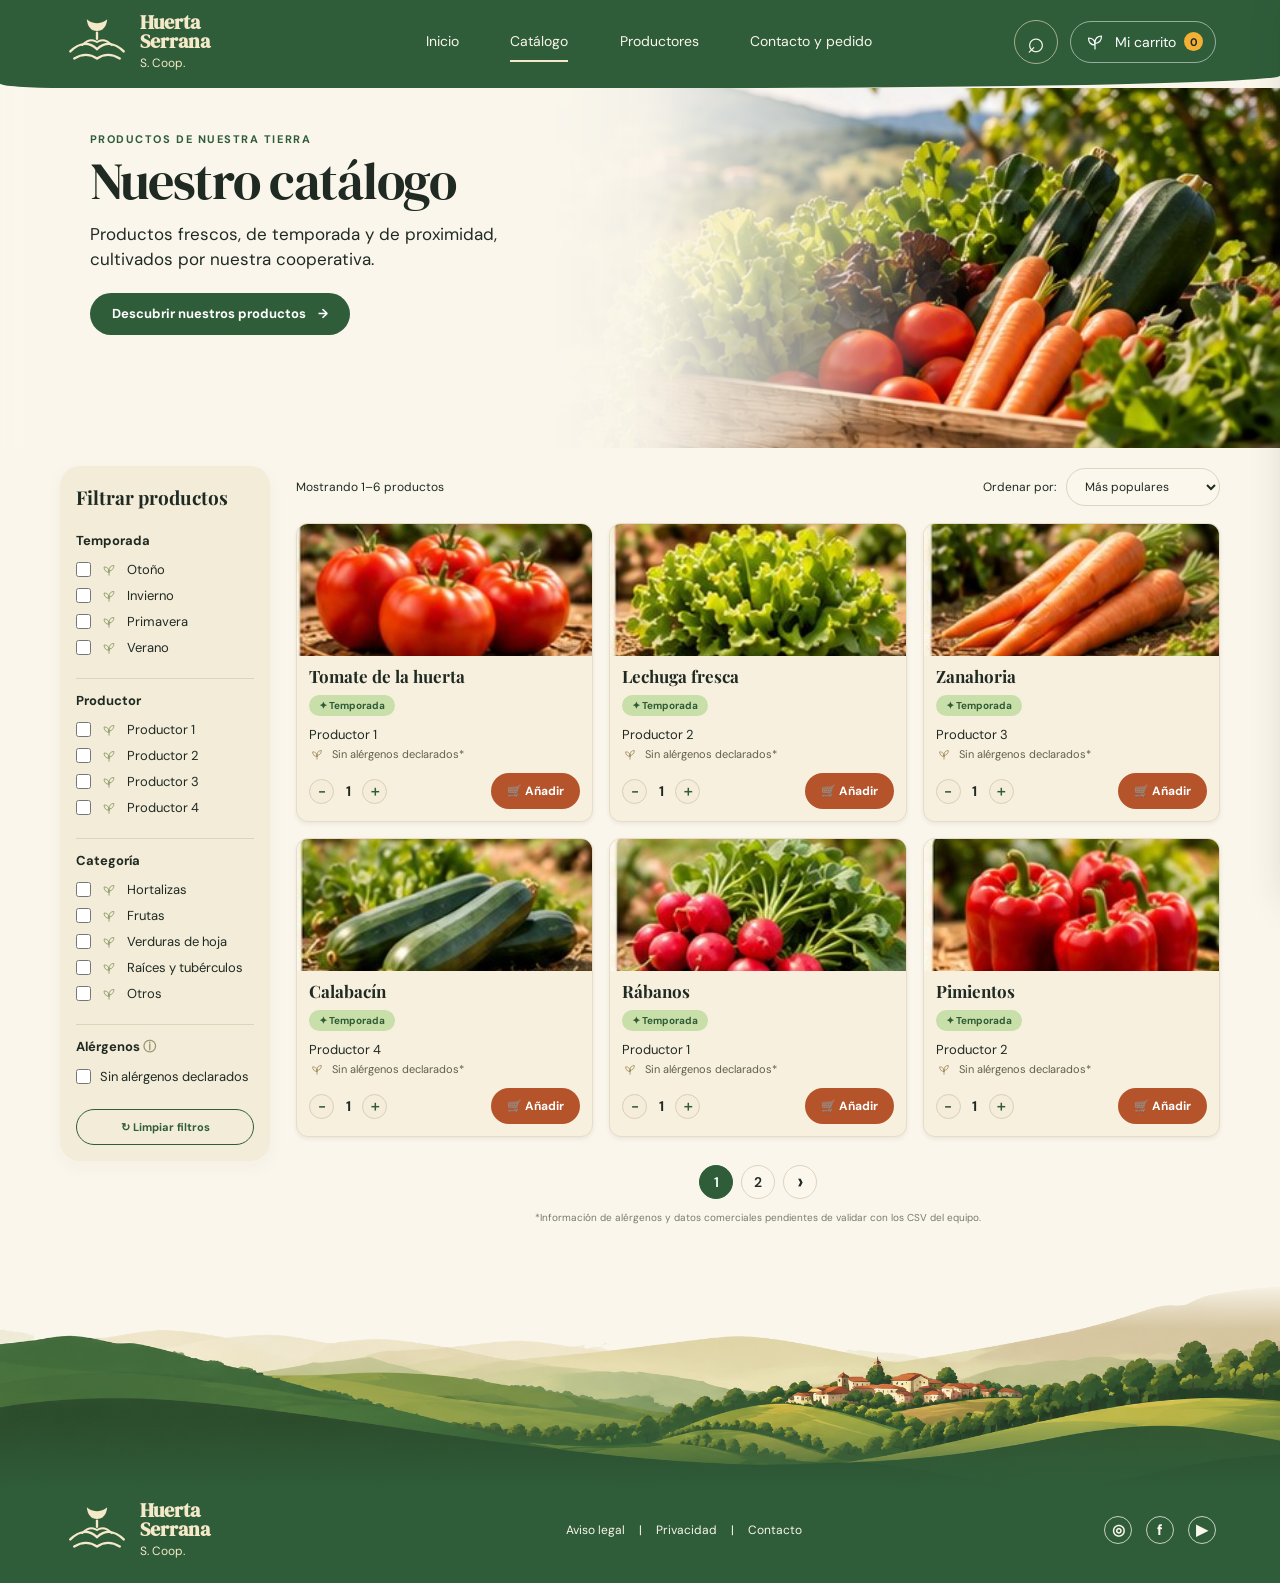
<file: diseños/huerta-serrana-catalogo-borrar/index.html>
<!doctype html>
<html lang="es">
<head>
  <meta charset="utf-8">
  <meta name="viewport" content="width=device-width, initial-scale=1">
  <meta name="theme-color" content="#2f5d3a">
  <meta name="description" content="Catálogo de temporada de Huerta Serrana, cooperativa de productores de la Sierra Norte de Madrid.">
  <title>Catálogo | Huerta Serrana S. Coop.</title>
  <link rel="preconnect" href="https://fonts.googleapis.com">
  <link rel="preconnect" href="https://fonts.gstatic.com" crossorigin>
  <link href="https://fonts.googleapis.com/css2?family=DM+Serif+Display&display=swap" rel="stylesheet">
  <link rel="stylesheet" href="styles.css">
</head>
<body>
  <a class="skip-link" href="#contenido">Saltar al contenido</a>
  <svg class="icon-definitions" aria-hidden="true" focusable="false">
    <symbol id="icon-sprout" viewBox="0 0 48 36">
      <path d="M24 32V18M24 24C15 24 11 18 11 10c8 0 13 4 13 14ZM24 19c0-8 5-13 13-13 0 8-4 14-13 15Z" fill="none" stroke="currentColor" stroke-width="2.4" stroke-linecap="round" stroke-linejoin="round"/>
    </symbol>
  </svg>

  <header class="site-header">
    <div class="header-inner">
      <a class="brand" href="../huerta-serrana-home/index.html#inicio" aria-label="Huerta Serrana, inicio">
        <svg class="brand-mark" viewBox="0 0 84 62" aria-hidden="true">
          <path d="M42 7c-8 0-13-5-13-5 1 10 6 15 13 15S54 12 55 2c0 0-5 5-13 5Z" fill="currentColor"/>
          <path d="M42 19v8M8 43c12-12 24-12 34-3 10-9 22-9 34 3M13 52c10-6 20-6 29 0 9-6 19-6 29 0" fill="none" stroke="currentColor" stroke-width="3" stroke-linecap="round"/>
          <path d="M23 35c7-7 13-8 19-4 6-4 12-3 19 4" fill="none" stroke="currentColor" stroke-width="2.5" stroke-linecap="round"/>
        </svg>
        <span class="brand-type"><strong>Huerta<br>Serrana</strong><small>S. Coop.</small></span>
      </a>
      <nav class="desktop-nav" aria-label="Navegación principal">
        <a href="../huerta-serrana-home/index.html#inicio">Inicio</a>
        <a class="active" href="#productos" aria-current="page">Catálogo</a>
        <a href="../huerta-serrana-home/index.html#productores">Productores</a>
        <a href="../huerta-serrana-home/index.html#contacto">Contacto y pedido</a>
      </nav>
      <div class="header-actions">
        <button class="search-link" type="button" aria-label="Mostrar buscador" id="searchToggle"><span aria-hidden="true">⌕</span></button>
        <button class="cart-trigger" type="button" id="cartOpen" aria-label="Abrir carrito">
          <svg class="sprout-icon" aria-hidden="true" focusable="false"><use href="#icon-sprout"></use></svg><span class="cart-trigger-label">Mi carrito</span>
          <b id="cartCount" class="cart-count">0</b>
        </button>
        <button class="menu-toggle" id="menuToggle" type="button" aria-label="Abrir menú" aria-expanded="false" aria-controls="mobile-nav">☰</button>
      </div>
    </div>
    <nav id="mobile-nav" class="mobile-nav" aria-label="Navegación móvil" hidden>
      <a href="../huerta-serrana-home/index.html#inicio">Inicio</a><a href="#productos" aria-current="page">Catálogo</a><a href="../huerta-serrana-home/index.html#productores">Productores</a><a href="../huerta-serrana-home/index.html#contacto">Contacto y pedido</a>
    </nav>
  </header>

  <section class="hero" aria-labelledby="heroTitle">
    <div class="hero-copy">
      <p class="eyebrow">PRODUCTOS DE NUESTRA TIERRA</p>
      <h1 id="heroTitle">Nuestro catálogo</h1>
      <p class="hero-lead">Productos frescos, de temporada y de proximidad,<br class="desktop-only"> cultivados por nuestra cooperativa.</p>
      <a class="button button-green" href="#productos">Descubrir nuestros productos <span aria-hidden="true">→</span></a>
    </div>
    <div class="hero-photo" role="img" aria-label="Cesta de verduras frescas de temporada"></div>
  </section>

  <main id="contenido" class="catalog-layout">
    <!-- FILTROS: conectar posteriormente a los 12 productos reales del CSV. -->
    <aside class="filters" aria-label="Filtros del catálogo">
      <div class="filter-heading">
        <h2>Filtrar productos</h2>
        <button class="mobile-filter-close" id="filterClose" aria-label="Cerrar filtros">×</button>
      </div>
      <div class="filter-group">
        <h3>Temporada</h3>
        <label><input type="checkbox" name="season" value="Otoño"><svg class="sprout-icon mini-leaf" aria-hidden="true" focusable="false"><use href="#icon-sprout"></use></svg> Otoño</label>
        <label><input type="checkbox" name="season" value="Invierno"><svg class="sprout-icon mini-leaf" aria-hidden="true" focusable="false"><use href="#icon-sprout"></use></svg> Invierno</label>
        <label><input type="checkbox" name="season" value="Primavera"><svg class="sprout-icon mini-leaf" aria-hidden="true" focusable="false"><use href="#icon-sprout"></use></svg> Primavera</label>
        <label><input type="checkbox" name="season" value="Verano"><svg class="sprout-icon mini-leaf" aria-hidden="true" focusable="false"><use href="#icon-sprout"></use></svg> Verano</label>
      </div>
      <div class="filter-group">
        <h3>Productor</h3>
        <label><input type="checkbox" name="producer" value="Productor 1"><svg class="sprout-icon mini-leaf" aria-hidden="true" focusable="false"><use href="#icon-sprout"></use></svg> Productor 1</label>
        <label><input type="checkbox" name="producer" value="Productor 2"><svg class="sprout-icon mini-leaf" aria-hidden="true" focusable="false"><use href="#icon-sprout"></use></svg> Productor 2</label>
        <label><input type="checkbox" name="producer" value="Productor 3"><svg class="sprout-icon mini-leaf" aria-hidden="true" focusable="false"><use href="#icon-sprout"></use></svg> Productor 3</label>
        <label><input type="checkbox" name="producer" value="Productor 4"><svg class="sprout-icon mini-leaf" aria-hidden="true" focusable="false"><use href="#icon-sprout"></use></svg> Productor 4</label>
      </div>
      <div class="filter-group">
        <h3>Categoría</h3>
        <label><input type="checkbox" name="category" value="Hortalizas"><svg class="sprout-icon mini-leaf" aria-hidden="true" focusable="false"><use href="#icon-sprout"></use></svg> Hortalizas</label>
        <label><input type="checkbox" name="category" value="Frutas"><svg class="sprout-icon mini-leaf" aria-hidden="true" focusable="false"><use href="#icon-sprout"></use></svg> Frutas</label>
        <label><input type="checkbox" name="category" value="Verduras de hoja"><svg class="sprout-icon mini-leaf" aria-hidden="true" focusable="false"><use href="#icon-sprout"></use></svg> Verduras de hoja</label>
        <label><input type="checkbox" name="category" value="Raíces y tubérculos"><svg class="sprout-icon mini-leaf" aria-hidden="true" focusable="false"><use href="#icon-sprout"></use></svg> Raíces y tubérculos</label>
        <label><input type="checkbox" name="category" value="Otros"><svg class="sprout-icon mini-leaf" aria-hidden="true" focusable="false"><use href="#icon-sprout"></use></svg> Otros</label>
      </div>
      <div class="filter-group filter-allergens">
        <h3>Alérgenos <span class="info" title="Información de alérgenos pendiente de validar">ⓘ</span></h3>
        <label><input type="checkbox" name="allergen" value="none"> Sin alérgenos declarados</label>
      </div>
      <button class="button button-outline clear-filters" id="clearFilters">↻ Limpiar filtros</button>
    </aside>

    <div class="mobile-filter-backdrop" id="filterBackdrop"></div>

    <section class="products-area" id="productos" aria-label="Listado de productos">
      <div class="results-bar">
        <p id="resultsCount">Mostrando 1–6 productos</p>
        <div class="sort-control">
          <label for="sortSelect">Ordenar por:</label>
          <select id="sortSelect">
            <option value="popular">Más populares</option>
            <option value="az">Nombre: A–Z</option>
            <option value="za">Nombre: Z–A</option>
          </select>
        </div>
        <button class="button button-outline mobile-filter-open" id="filterOpen">☷ Filtrar</button>
      </div>

      <!-- TARJETAS DE PRODUCTO: cada tarjeta debe convertirse en componente reutilizable.
           Sustituir nombres, productores, temporada, alérgenos, unidades y precios con los CSV.
           No se han inventado precios: se dejan fuera hasta disponer del dato validado. -->
      <div class="product-grid" id="productGrid">
        <article class="product-card" data-name="Tomate de la huerta" data-producer="Productor 1" data-category="Hortalizas" data-season="Verano" data-popular="1">
          <a class="product-image" href="#" aria-label="Ver Tomate de la huerta"><img src="assets/tomate.jpg" alt="Tomates maduros"></a>
          <div class="product-info">
            <a class="product-title" href="#">Tomate de la huerta</a>
            <span class="season-tag">✦ Temporada</span>
            <p class="producer">Productor 1</p>
            <p class="allergen-note"><svg class="sprout-icon" aria-hidden="true" focusable="false"><use href="#icon-sprout"></use></svg> Sin alérgenos declarados*</p>
            <div class="product-actions">
              <div class="quantity" aria-label="Cantidad">
                <button type="button" class="qty-minus" aria-label="Reducir cantidad">−</button><output>1</output><button type="button" class="qty-plus" aria-label="Aumentar cantidad">＋</button>
              </div>
              <button class="button button-terra add-to-cart" type="button" data-id="tomate">🛒 Añadir</button>
            </div>
          </div>
        </article>

        <article class="product-card" data-name="Lechuga fresca" data-producer="Productor 2" data-category="Verduras de hoja" data-season="Primavera" data-popular="2">
          <a class="product-image" href="#" aria-label="Ver Lechuga fresca"><img src="assets/lechuga.jpg" alt="Lechuga fresca"></a>
          <div class="product-info">
            <a class="product-title" href="#">Lechuga fresca</a>
            <span class="season-tag">✦ Temporada</span>
            <p class="producer">Productor 2</p>
            <p class="allergen-note"><svg class="sprout-icon" aria-hidden="true" focusable="false"><use href="#icon-sprout"></use></svg> Sin alérgenos declarados*</p>
            <div class="product-actions">
              <div class="quantity" aria-label="Cantidad">
                <button type="button" class="qty-minus" aria-label="Reducir cantidad">−</button><output>1</output><button type="button" class="qty-plus" aria-label="Aumentar cantidad">＋</button>
              </div>
              <button class="button button-terra add-to-cart" type="button" data-id="lechuga">🛒 Añadir</button>
            </div>
          </div>
        </article>

        <article class="product-card" data-name="Zanahoria" data-producer="Productor 3" data-category="Raíces y tubérculos" data-season="Otoño" data-popular="3">
          <a class="product-image" href="#" aria-label="Ver Zanahoria"><img src="assets/zanahoria.jpg" alt="Zanahorias frescas"></a>
          <div class="product-info">
            <a class="product-title" href="#">Zanahoria</a>
            <span class="season-tag">✦ Temporada</span>
            <p class="producer">Productor 3</p>
            <p class="allergen-note"><svg class="sprout-icon" aria-hidden="true" focusable="false"><use href="#icon-sprout"></use></svg> Sin alérgenos declarados*</p>
            <div class="product-actions">
              <div class="quantity" aria-label="Cantidad">
                <button type="button" class="qty-minus" aria-label="Reducir cantidad">−</button><output>1</output><button type="button" class="qty-plus" aria-label="Aumentar cantidad">＋</button>
              </div>
              <button class="button button-terra add-to-cart" type="button" data-id="zanahoria">🛒 Añadir</button>
            </div>
          </div>
        </article>

        <article class="product-card" data-name="Calabacín" data-producer="Productor 4" data-category="Hortalizas" data-season="Verano" data-popular="4">
          <a class="product-image" href="#" aria-label="Ver Calabacín"><img src="assets/calabacin.jpg" alt="Calabacines verdes"></a>
          <div class="product-info">
            <a class="product-title" href="#">Calabacín</a>
            <span class="season-tag">✦ Temporada</span>
            <p class="producer">Productor 4</p>
            <p class="allergen-note"><svg class="sprout-icon" aria-hidden="true" focusable="false"><use href="#icon-sprout"></use></svg> Sin alérgenos declarados*</p>
            <div class="product-actions">
              <div class="quantity" aria-label="Cantidad">
                <button type="button" class="qty-minus" aria-label="Reducir cantidad">−</button><output>1</output><button type="button" class="qty-plus" aria-label="Aumentar cantidad">＋</button>
              </div>
              <button class="button button-terra add-to-cart" type="button" data-id="calabacin">🛒 Añadir</button>
            </div>
          </div>
        </article>

        <article class="product-card" data-name="Rábanos" data-producer="Productor 1" data-category="Raíces y tubérculos" data-season="Primavera" data-popular="5">
          <a class="product-image" href="#" aria-label="Ver Rábanos"><img src="assets/rabanos.jpg" alt="Rábanos frescos con hojas"></a>
          <div class="product-info">
            <a class="product-title" href="#">Rábanos</a>
            <span class="season-tag">✦ Temporada</span>
            <p class="producer">Productor 1</p>
            <p class="allergen-note"><svg class="sprout-icon" aria-hidden="true" focusable="false"><use href="#icon-sprout"></use></svg> Sin alérgenos declarados*</p>
            <div class="product-actions">
              <div class="quantity" aria-label="Cantidad">
                <button type="button" class="qty-minus" aria-label="Reducir cantidad">−</button><output>1</output><button type="button" class="qty-plus" aria-label="Aumentar cantidad">＋</button>
              </div>
              <button class="button button-terra add-to-cart" type="button" data-id="rabanos">🛒 Añadir</button>
            </div>
          </div>
        </article>

        <article class="product-card" data-name="Pimientos" data-producer="Productor 2" data-category="Hortalizas" data-season="Verano" data-popular="6">
          <a class="product-image" href="#" aria-label="Ver Pimientos"><img src="assets/pimientos.jpg" alt="Pimientos rojos"></a>
          <div class="product-info">
            <a class="product-title" href="#">Pimientos</a>
            <span class="season-tag">✦ Temporada</span>
            <p class="producer">Productor 2</p>
            <p class="allergen-note"><svg class="sprout-icon" aria-hidden="true" focusable="false"><use href="#icon-sprout"></use></svg> Sin alérgenos declarados*</p>
            <div class="product-actions">
              <div class="quantity" aria-label="Cantidad">
                <button type="button" class="qty-minus" aria-label="Reducir cantidad">−</button><output>1</output><button type="button" class="qty-plus" aria-label="Aumentar cantidad">＋</button>
              </div>
              <button class="button button-terra add-to-cart" type="button" data-id="pimientos">🛒 Añadir</button>
            </div>
          </div>
        </article>
      </div>

      <nav class="pagination" aria-label="Paginación del catálogo">
        <button class="page active" aria-current="page">1</button>
        <button class="page" type="button" aria-label="Página 2">2</button>
        <button class="page next" type="button" aria-label="Página siguiente">›</button>
      </nav>
      <p class="data-note">*Información de alérgenos y datos comerciales pendientes de validar con los CSV del equipo.</p>
    </section>
  </main>

  <footer class="site-footer" id="contacto">
    <div class="footer-landscape" aria-hidden="true">
      <img src="../huerta-serrana-home/assets/sierra-footer.png" alt="" width="2234" height="368">
    </div>
    <div class="footer-bottom">
      <div class="footer-inner">
        <a class="brand footer-brand" href="../huerta-serrana-home/index.html#inicio" aria-label="Huerta Serrana, volver al inicio">
          <svg class="brand-mark" viewBox="0 0 84 62" aria-hidden="true">
            <path d="M42 7c-8 0-13-5-13-5 1 10 6 15 13 15S54 12 55 2c0 0-5 5-13 5Z" fill="currentColor"/>
            <path d="M42 19v8M8 43c12-12 24-12 34-3 10-9 22-9 34 3M13 52c10-6 20-6 29 0 9-6 19-6 29 0" fill="none" stroke="currentColor" stroke-width="3" stroke-linecap="round"/>
            <path d="M23 35c7-7 13-8 19-4 6-4 12-3 19 4" fill="none" stroke="currentColor" stroke-width="2.5" stroke-linecap="round"/>
          </svg>
          <span class="brand-type"><strong>Huerta<br>Serrana</strong><small>S. Coop.</small></span>
        </a>
        <div class="footer-links"><a href="#contacto">Aviso legal</a><span>|</span><a href="#contacto">Privacidad</a><span>|</span><a href="mailto:pedidos@huertaserrana.example">Contacto</a></div>
        <div class="social-links" aria-label="Redes sociales"><a href="#contacto" aria-label="Instagram">◎</a><a href="#contacto" aria-label="Facebook">f</a><a href="#contacto" aria-label="YouTube">▶</a></div>
      </div>
    </div>
  </footer>

  <!-- DRAWER GLOBAL DEL CARRITO: panel lateral superpuesto, abierto/cerrado a voluntad. -->
  <div class="drawer-backdrop" id="drawerBackdrop"></div>
  <aside class="cart-drawer" id="cartDrawer" aria-labelledby="cartTitle" aria-hidden="true">
    <div class="drawer-header"><h2 id="cartTitle"><svg class="sprout-icon" aria-hidden="true" focusable="false"><use href="#icon-sprout"></use></svg> Tu carrito</h2><button id="cartClose" class="close-button" aria-label="Cerrar carrito">×</button></div>
    <div class="cart-items" id="cartItems"><p class="empty-cart">Todavía no has añadido productos.</p></div>
    <div class="cart-summary">
      <div class="total-line"><strong>Total estimado</strong><span>—</span></div>
      <p class="price-disclaimer">El importe se calculará cuando se incorporen los precios validados del catálogo.</p>
      <a class="button button-green checkout-button" href="pedido.html">Tramitar pedido <span>→</span></a>
      <button class="button button-outline continue-shopping" id="continueShopping">← Seguir comprando</button>
    </div>
    <div class="delivery-note"><svg class="sprout-icon" aria-hidden="true" focusable="false"><use href="#icon-sprout"></use></svg><div><strong>Envío en Madrid y sierra</strong><small>Los jueves y sábados</small></div></div>
    <span class="drawer-leaf" aria-hidden="true"></span>
  </aside>

  <script src="app.js"></script>
</body>
</html>
</file>
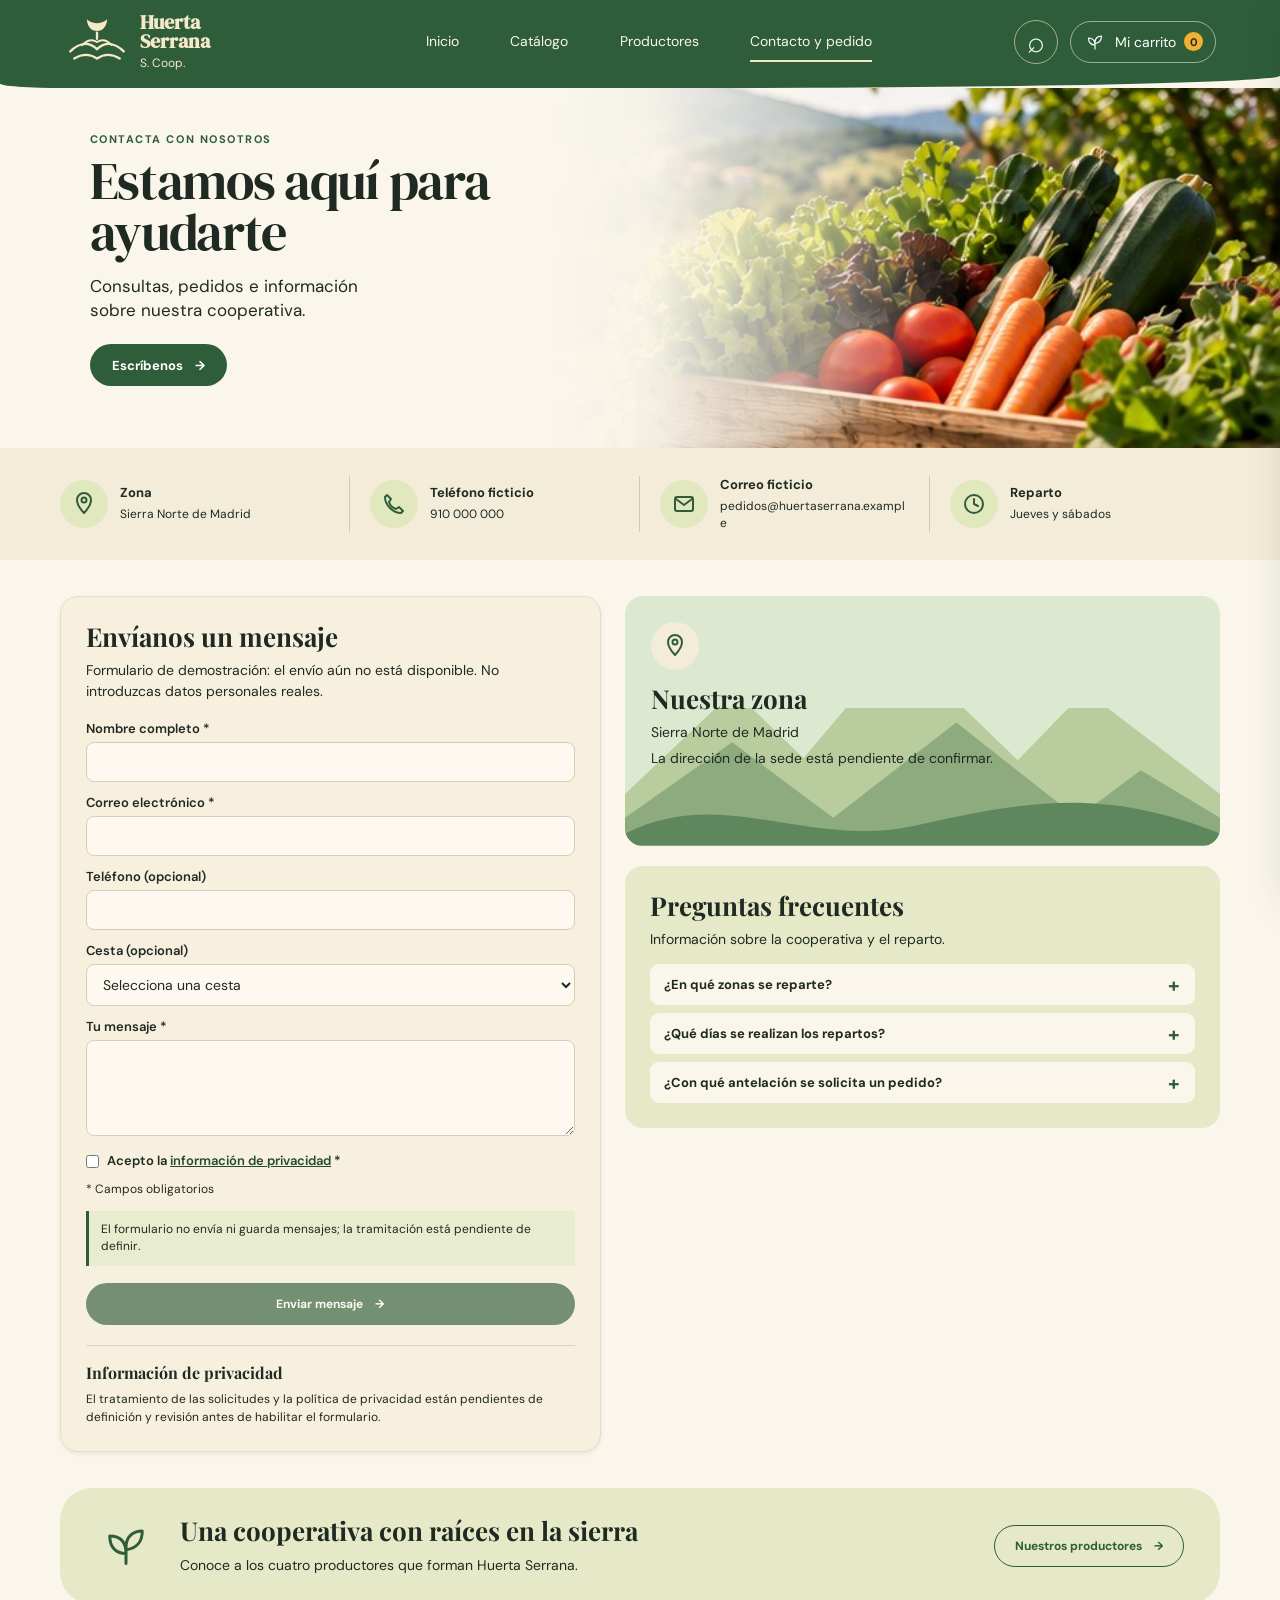
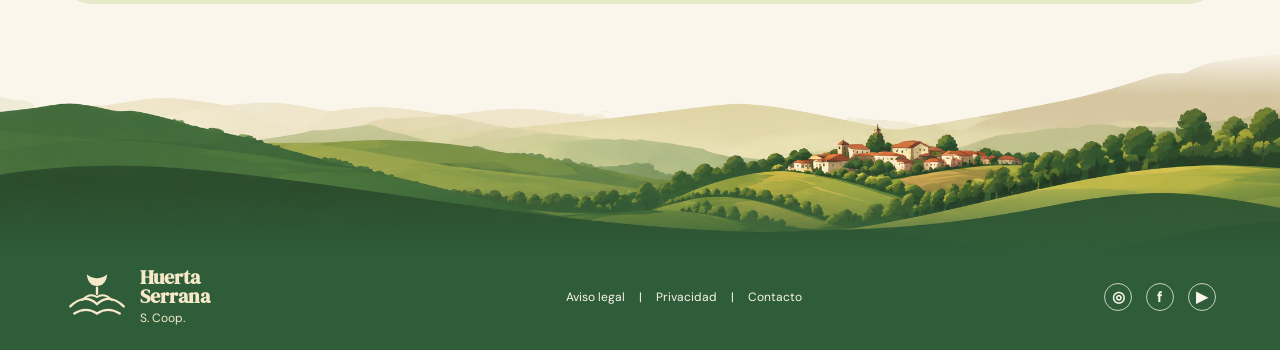
<file: diseños/huerta-serrana-contacto/index.html>
<!doctype html>
<html lang="es">
<head>
  <meta charset="utf-8">
  <meta name="viewport" content="width=device-width, initial-scale=1">
  <meta name="theme-color" content="#2f5d3a">
  <meta name="description" content="Contacto y pedido de Huerta Serrana, cooperativa de la Sierra Norte de Madrid.">
  <title>Contacto y pedido | Huerta Serrana S. Coop.</title>
  <link rel="preconnect" href="https://fonts.googleapis.com">
  <link rel="preconnect" href="https://fonts.gstatic.com" crossorigin>
  <link href="https://fonts.googleapis.com/css2?family=DM+Serif+Display&display=swap" rel="stylesheet">
  <link rel="stylesheet" href="../huerta-serrana-catalogo/styles.css">
  <link rel="stylesheet" href="styles.css">
</head>
<body>
  <a class="skip-link" href="#contenido">Saltar al contenido</a>
  <svg class="icon-definitions" aria-hidden="true" focusable="false">
    <symbol id="icon-sprout" viewBox="0 0 48 36">
      <path d="M24 32V18M24 24C15 24 11 18 11 10c8 0 13 4 13 14ZM24 19c0-8 5-13 13-13 0 8-4 14-13 15Z" fill="none" stroke="currentColor" stroke-width="2.4" stroke-linecap="round" stroke-linejoin="round"/>
    </symbol>
    <symbol id="icon-pin" viewBox="0 0 24 24">
      <path d="M12 21s-7-7.5-7-13a7 7 0 0 1 14 0c0 5.5-7 13-7 13Z"/><circle cx="12" cy="8" r="2.5"/>
    </symbol>
    <symbol id="icon-mail" viewBox="0 0 24 24">
      <rect x="3" y="5" width="18" height="14" rx="2"/><path d="m4 7 8 6 8-6"/>
    </symbol>
    <symbol id="icon-phone" viewBox="0 0 24 24">
      <path d="M5 3 3 5c0 8 8 16 16 16l2-2-4-4-3 2c-3-1-6-4-7-7l2-3-4-4Z"/>
    </symbol>
    <symbol id="icon-clock" viewBox="0 0 24 24">
      <circle cx="12" cy="12" r="9"/><path d="M12 7v5l4 2"/>
    </symbol>
  </svg>

  <header class="site-header">
    <div class="header-inner">
      <a class="brand" href="../huerta-serrana-home/index.html#inicio" aria-label="Huerta Serrana, inicio">
        <svg class="brand-mark" viewBox="0 0 84 62" aria-hidden="true">
          <path d="M42 7c-8 0-13-5-13-5 1 10 6 15 13 15S54 12 55 2c0 0-5 5-13 5Z" fill="currentColor"/>
          <path d="M42 19v8M8 43c12-12 24-12 34-3 10-9 22-9 34 3M13 52c10-6 20-6 29 0 9-6 19-6 29 0" fill="none" stroke="currentColor" stroke-width="3" stroke-linecap="round"/>
          <path d="M23 35c7-7 13-8 19-4 6-4 12-3 19 4" fill="none" stroke="currentColor" stroke-width="2.5" stroke-linecap="round"/>
        </svg>
        <span class="brand-type"><strong>Huerta<br>Serrana</strong><small>S. Coop.</small></span>
      </a>
      <nav class="desktop-nav" aria-label="Navegación principal">
        <a href="../huerta-serrana-home/index.html#inicio">Inicio</a>
        <a href="../huerta-serrana-catalogo/index.html#productos">Catálogo</a>
        <a href="../huerta-serrana-productores/index.html#productores">Productores</a>
        <a class="active" href="#contenido" aria-current="page">Contacto y pedido</a>
      </nav>
      <div class="header-actions">
        <button class="search-link" type="button" aria-label="Mostrar buscador" id="searchToggle"><span aria-hidden="true">⌕</span></button>
        <button class="cart-trigger" type="button" id="cartOpen" aria-label="Abrir carrito">
          <svg class="sprout-icon" aria-hidden="true" focusable="false"><use href="#icon-sprout"></use></svg><span class="cart-trigger-label">Mi carrito</span>
          <b id="cartCount" class="cart-count">0</b>
        </button>
        <button class="menu-toggle" id="menuToggle" type="button" aria-label="Abrir menú" aria-expanded="false" aria-controls="mobile-nav">☰</button>
      </div>
    </div>
    <nav id="mobile-nav" class="mobile-nav" aria-label="Navegación móvil" hidden>
      <a href="../huerta-serrana-home/index.html#inicio">Inicio</a><a href="../huerta-serrana-catalogo/index.html#productos">Catálogo</a><a href="../huerta-serrana-productores/index.html#productores">Productores</a><a href="#contenido" aria-current="page">Contacto y pedido</a>
    </nav>
  </header>

  <section class="hero" aria-labelledby="heroTitle">
    <div class="hero-copy">
      <p class="eyebrow">CONTACTA CON NOSOTROS</p>
      <h1 id="heroTitle">Estamos aquí para ayudarte</h1>
      <p class="hero-lead">Consultas, pedidos e información<br class="desktop-only"> sobre nuestra cooperativa.</p>
      <a class="button button-green" href="#formulario">Escríbenos <span aria-hidden="true">→</span></a>
    </div>
    <div class="hero-photo" role="img" aria-label="Cesta de verduras frescas de temporada"></div>
  </section>

  <main id="contenido">
    <section class="contact-strip" aria-label="Datos de la cooperativa">
      <div class="contact-strip-inner">
        <div class="contact-fact"><span class="fact-icon"><svg aria-hidden="true"><use href="#icon-pin"></use></svg></span><div><h2>Zona</h2><p>Sierra Norte de Madrid</p></div></div>
        <div class="contact-fact"><span class="fact-icon"><svg aria-hidden="true"><use href="#icon-phone"></use></svg></span><div><h2>Teléfono ficticio</h2><p>910 000 000</p></div></div>
        <div class="contact-fact"><span class="fact-icon"><svg aria-hidden="true"><use href="#icon-mail"></use></svg></span><div><h2>Correo ficticio</h2><p>pedidos@huertaserrana.example</p></div></div>
        <div class="contact-fact"><span class="fact-icon"><svg aria-hidden="true"><use href="#icon-clock"></use></svg></span><div><h2>Reparto</h2><p>Jueves y sábados</p></div></div>
      </div>
    </section>

    <div class="contact-layout">
      <section class="form-panel" id="formulario" aria-labelledby="form-title">
        <h2 id="form-title">Envíanos un mensaje</h2>
        <p>Formulario de demostración: el envío aún no está disponible. No introduzcas datos personales reales.</p>
        <form id="contactForm" aria-describedby="form-status">
          <div class="field"><label for="name">Nombre completo <span aria-hidden="true">*</span></label><input id="name" name="nombre" type="text" autocomplete="name" required></div>
          <div class="field"><label for="email">Correo electrónico <span aria-hidden="true">*</span></label><input id="email" name="correo" type="email" autocomplete="email" required></div>
          <div class="field"><label for="phone">Teléfono (opcional)</label><input id="phone" name="telefono" type="tel" autocomplete="tel"></div>
          <div class="field"><label for="basket">Cesta (opcional)</label><select id="basket" name="cesta"><option value="">Selecciona una cesta</option><option>Cesta Pareja</option><option>Cesta Familia</option><option>Cesta Despensa</option></select></div>
          <div class="field"><label for="message">Tu mensaje <span aria-hidden="true">*</span></label><textarea id="message" name="mensaje" rows="4" required></textarea></div>
          <div class="consent"><input id="consent" name="consentimiento" type="checkbox" required><label for="consent">Acepto la <a href="#privacidad-formulario">información de privacidad</a> <span aria-hidden="true">*</span></label></div>
          <p class="required-note">* Campos obligatorios</p>
          <p id="form-status" class="form-status">El formulario no envía ni guarda mensajes; la tramitación está pendiente de definir.</p>
          <button class="button button-green send-button" type="submit" disabled>Enviar mensaje <span aria-hidden="true">→</span></button>
        </form>
        <div class="privacy-note" id="privacidad-formulario">
          <h3>Información de privacidad</h3>
          <p>El tratamiento de las solicitudes y la política de privacidad están pendientes de definición y revisión antes de habilitar el formulario.</p>
        </div>
      </section>

      <div class="contact-side">
        <section class="location-panel" aria-labelledby="location-title">
          <svg class="location-art" viewBox="0 0 300 120" aria-hidden="true" preserveAspectRatio="xMidYMax slice"><path d="M0 94 55 42l35 34 48-57 60 58 34-35 68 52v26H0Z" fill="#b9cc9e"/><path d="M0 106 54 68l51 38 62-48 61 48 32-24 40 24v14H0Z" fill="#8dab7f"/><path d="M0 114c50-25 91 8 146-4s94-20 154 4v6H0Z" fill="#5e875e"/></svg>
          <div class="location-copy"><span class="fact-icon"><svg aria-hidden="true"><use href="#icon-pin"></use></svg></span><h2 id="location-title">Nuestra zona</h2><p>Sierra Norte de Madrid</p><p>La dirección de la sede está pendiente de confirmar.</p></div>
        </section>
        <section class="faq-panel" aria-labelledby="faq-title">
          <h2 id="faq-title">Preguntas frecuentes</h2>
          <p>Información sobre la cooperativa y el reparto.</p>
          <details><summary>¿En qué zonas se reparte?</summary><p>En Madrid capital y municipios de la sierra.</p></details>
          <details><summary>¿Qué días se realizan los repartos?</summary><p>Los jueves y sábados.</p></details>
          <details><summary>¿Con qué antelación se solicita un pedido?</summary><p>Con un mínimo de 48 horas de antelación. El mecanismo de solicitud en la web está pendiente de definir.</p></details>
        </section>
      </div>
    </div>
    <section class="visit-banner" aria-labelledby="visit-title">
      <svg class="visit-icon" aria-hidden="true" focusable="false"><use href="#icon-sprout"></use></svg>
      <div><h2 id="visit-title">Una cooperativa con raíces en la sierra</h2><p>Conoce a los cuatro productores que forman Huerta Serrana.</p></div>
      <a class="button button-outline" href="../huerta-serrana-productores/index.html#productores">Nuestros productores <span aria-hidden="true">→</span></a>
    </section>
  </main>

  <footer class="site-footer" id="contacto">
    <div class="footer-landscape" aria-hidden="true">
      <img src="../huerta-serrana-home/assets/sierra-footer.png" alt="" width="2234" height="368">
    </div>
    <div class="footer-bottom">
      <div class="footer-inner">
        <a class="brand footer-brand" href="../huerta-serrana-home/index.html#inicio" aria-label="Huerta Serrana, volver al inicio">
          <svg class="brand-mark" viewBox="0 0 84 62" aria-hidden="true">
            <path d="M42 7c-8 0-13-5-13-5 1 10 6 15 13 15S54 12 55 2c0 0-5 5-13 5Z" fill="currentColor"/>
            <path d="M42 19v8M8 43c12-12 24-12 34-3 10-9 22-9 34 3M13 52c10-6 20-6 29 0 9-6 19-6 29 0" fill="none" stroke="currentColor" stroke-width="3" stroke-linecap="round"/>
            <path d="M23 35c7-7 13-8 19-4 6-4 12-3 19 4" fill="none" stroke="currentColor" stroke-width="2.5" stroke-linecap="round"/>
          </svg>
          <span class="brand-type"><strong>Huerta<br>Serrana</strong><small>S. Coop.</small></span>
        </a>
        <div class="footer-links"><a href="#contacto">Aviso legal</a><span>|</span><a href="#contacto">Privacidad</a><span>|</span><a href="mailto:pedidos@huertaserrana.example">Contacto</a></div>
        <div class="social-links" aria-label="Redes sociales"><a href="#contacto" aria-label="Instagram">◎</a><a href="#contacto" aria-label="Facebook">f</a><a href="#contacto" aria-label="YouTube">▶</a></div>
      </div>
    </div>
  </footer>

  <div class="drawer-backdrop" id="drawerBackdrop"></div>
  <aside class="cart-drawer" id="cartDrawer" aria-labelledby="cartTitle" aria-hidden="true" inert>
    <div class="drawer-header"><h2 id="cartTitle"><svg class="sprout-icon" aria-hidden="true" focusable="false"><use href="#icon-sprout"></use></svg> Tu carrito</h2><button id="cartClose" class="close-button" aria-label="Cerrar carrito">×</button></div>
    <div class="cart-items" id="cartItems"><p class="empty-cart">Todavía no has añadido productos.</p></div>
    <div class="cart-summary">
      <div class="total-line"><strong>Total estimado</strong><span>—</span></div>
      <p class="price-disclaimer">El importe se calculará cuando se incorporen los precios validados del catálogo.</p>
      <a class="button button-green checkout-button" href="../huerta-serrana-pedido/index.html">Revisar pedido <span>→</span></a>
      <button class="button button-outline continue-shopping" id="continueShopping">← Seguir comprando</button>
    </div>
    <div class="delivery-note"><svg class="sprout-icon" aria-hidden="true" focusable="false"><use href="#icon-sprout"></use></svg><div><strong>Envío en Madrid y sierra</strong><small>Los jueves y sábados</small></div></div>
    <span class="drawer-leaf" aria-hidden="true"></span>
  </aside>
  <script src="../huerta-serrana-productores/app.js"></script>
  <script src="app.js"></script>
</body>
</html>
</file>
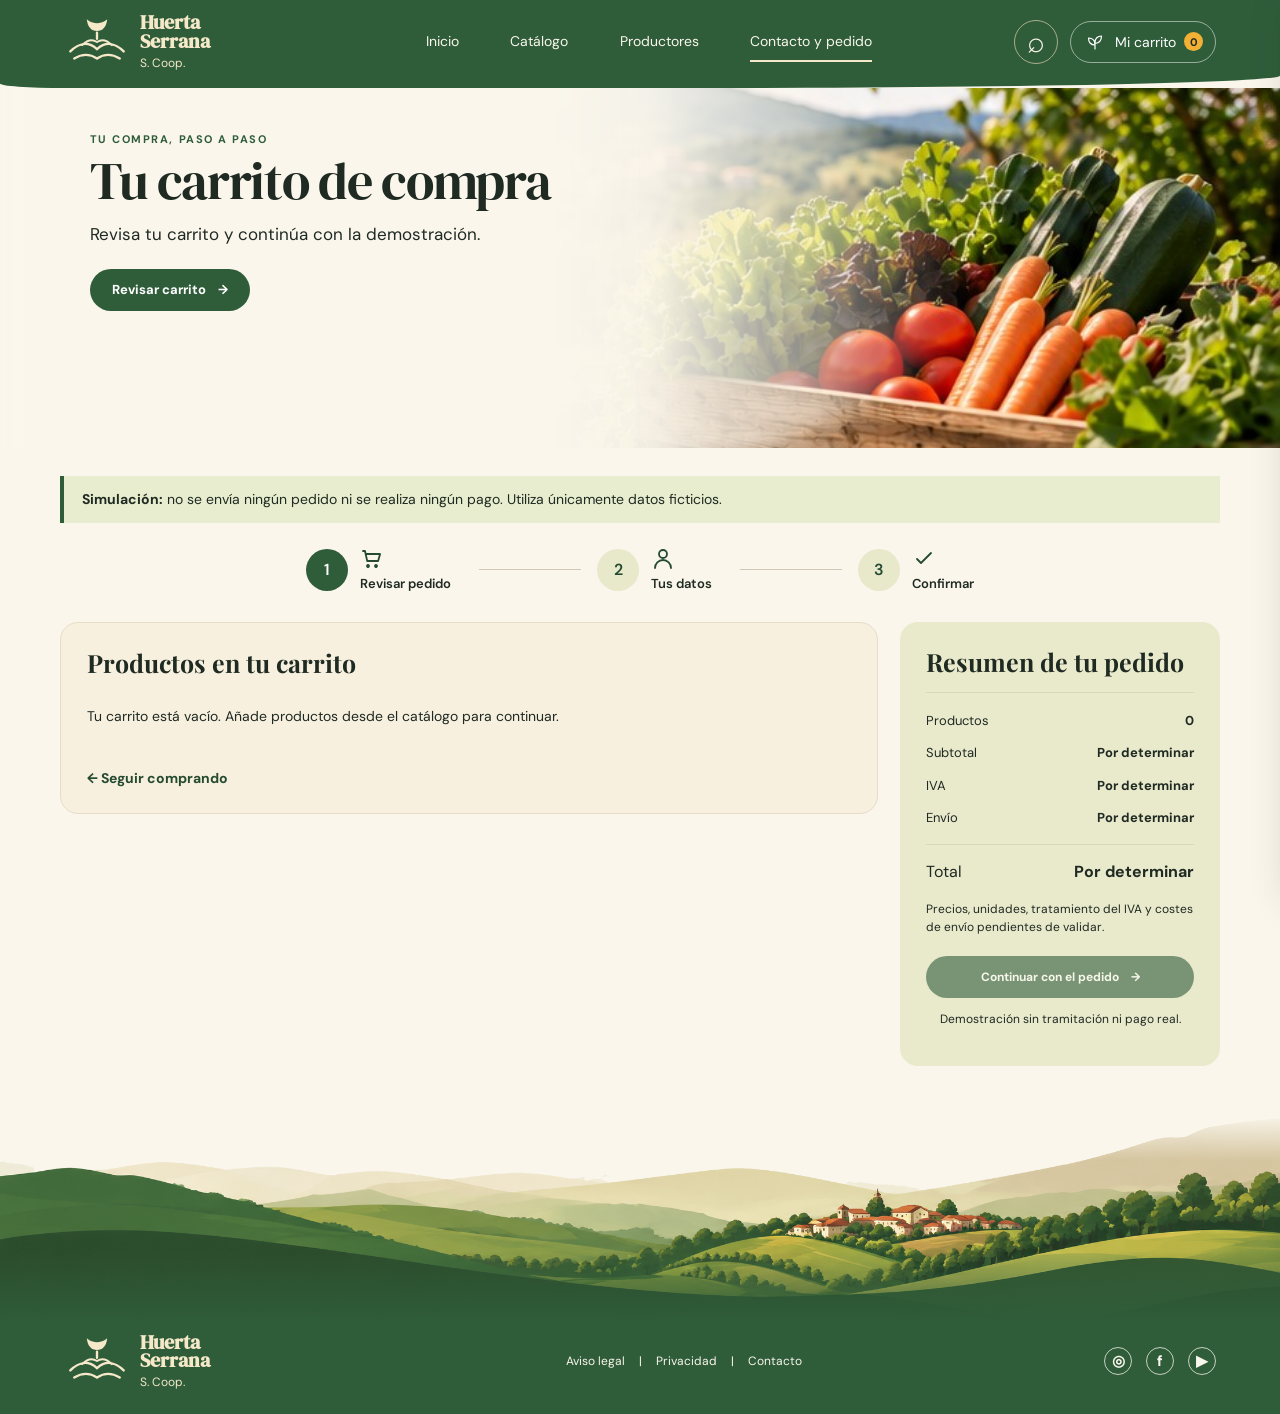
<file: diseños/huerta-serrana-pedido/index.html>
<!doctype html>
<html lang="es">
<head>
  <meta charset="utf-8">
  <meta name="viewport" content="width=device-width, initial-scale=1">
  <meta name="theme-color" content="#2f5d3a">
  <meta name="description" content="Revisa tu carrito de demostración de Huerta Serrana.">
  <title>Tu carrito | Huerta Serrana S. Coop.</title>
  <link rel="preconnect" href="https://fonts.googleapis.com">
  <link rel="preconnect" href="https://fonts.gstatic.com" crossorigin>
  <link href="https://fonts.googleapis.com/css2?family=DM+Serif+Display&display=swap" rel="stylesheet">
  <link rel="stylesheet" href="../huerta-serrana-catalogo/styles.css">
  <link rel="stylesheet" href="styles.css">
</head>
<body>
  <a class="skip-link" href="#contenido">Saltar al contenido</a>
  <svg class="icon-definitions" aria-hidden="true" focusable="false">
    <symbol id="icon-sprout" viewBox="0 0 48 36"><path d="M24 32V18M24 24C15 24 11 18 11 10c8 0 13 4 13 14ZM24 19c0-8 5-13 13-13 0 8-4 14-13 15Z" fill="none" stroke="currentColor" stroke-width="2.4" stroke-linecap="round" stroke-linejoin="round"/></symbol>
  </svg>
  <header class="site-header">
    <div class="header-inner">
      <a class="brand" href="../huerta-serrana-home/index.html#inicio" aria-label="Huerta Serrana, inicio">
        <svg class="brand-mark" viewBox="0 0 84 62" aria-hidden="true">
          <path d="M42 7c-8 0-13-5-13-5 1 10 6 15 13 15S54 12 55 2c0 0-5 5-13 5Z" fill="currentColor"/>
          <path d="M42 19v8M8 43c12-12 24-12 34-3 10-9 22-9 34 3M13 52c10-6 20-6 29 0 9-6 19-6 29 0" fill="none" stroke="currentColor" stroke-width="3" stroke-linecap="round"/>
          <path d="M23 35c7-7 13-8 19-4 6-4 12-3 19 4" fill="none" stroke="currentColor" stroke-width="2.5" stroke-linecap="round"/>
        </svg>
        <span class="brand-type"><strong>Huerta<br>Serrana</strong><small>S. Coop.</small></span>
      </a>
      <nav class="desktop-nav" aria-label="Navegación principal">
        <a href="../huerta-serrana-home/index.html#inicio">Inicio</a>
        <a href="../huerta-serrana-catalogo/index.html#productos">Catálogo</a>
        <a href="../huerta-serrana-productores/index.html#productores">Productores</a>
        <a class="active" href="../huerta-serrana-contacto/index.html">Contacto y pedido</a>
      </nav>
      <div class="header-actions">
        <button class="search-link" type="button" aria-label="Mostrar buscador" id="searchToggle"><span aria-hidden="true">⌕</span></button>
        <button class="cart-trigger" type="button" id="cartOpen" aria-label="Abrir carrito">
          <svg class="sprout-icon" aria-hidden="true" focusable="false"><use href="#icon-sprout"></use></svg><span class="cart-trigger-label">Mi carrito</span>
          <b id="cartCount" class="cart-count">0</b>
        </button>
        <button class="menu-toggle" id="menuToggle" type="button" aria-label="Abrir menú" aria-expanded="false" aria-controls="mobile-nav">☰</button>
      </div>
    </div>
    <nav id="mobile-nav" class="mobile-nav" aria-label="Navegación móvil" hidden>
      <a href="../huerta-serrana-home/index.html#inicio">Inicio</a><a href="../huerta-serrana-catalogo/index.html#productos">Catálogo</a><a href="../huerta-serrana-productores/index.html#productores">Productores</a><a href="../huerta-serrana-contacto/index.html">Contacto y pedido</a>
    </nav>
  </header>
  <section class="hero" aria-labelledby="heroTitle">
    <div class="hero-copy">
      <p class="eyebrow">TU COMPRA, PASO A PASO</p>
      <h1 id="heroTitle">Tu carrito de compra</h1>
      <p class="hero-lead">Revisa tu carrito y continúa con la demostración.</p>
      <a class="button button-green" href="#contenido">Revisar carrito <span aria-hidden="true">→</span></a>
    </div>
    <div class="hero-photo" role="img" aria-label="Cesta de verduras frescas de temporada"></div>
  </section>

  <main class="order-page" id="contenido">
    <p class="demo-notice"><strong>Simulación:</strong> no se envía ningún pedido ni se realiza ningún pago. Utiliza únicamente datos ficticios.</p>
    <ol class="order-steps" aria-label="Pasos del pedido de demostración">
      <li class="is-current" aria-current="step">
        <span class="step-number">1</span>
        <span class="step-content"><svg class="step-icon" viewBox="0 0 24 24" aria-hidden="true"><path d="M3 4h2l2.2 10h10.9l2-7H6M9 19a1 1 0 1 0 0 .01M17 19a1 1 0 1 0 0 .01"/></svg><span>Revisar pedido</span></span>
      </li>
      <li>
        <span class="step-number">2</span>
        <span class="step-content"><svg class="step-icon" viewBox="0 0 24 24" aria-hidden="true"><circle cx="12" cy="7" r="4"/><path d="M4 21a8 8 0 0 1 16 0"/></svg><span>Tus datos</span></span>
      </li>
      <li>
        <span class="step-number">3</span>
        <span class="step-content"><svg class="step-icon" viewBox="0 0 24 24" aria-hidden="true"><path d="m5 12 4 4L19 6"/></svg><span>Confirmar</span></span>
      </li>
    </ol>
    <div class="order-layout">
      <div>
        <section class="order-panel" id="reviewStep" aria-labelledby="reviewTitle">
          <h2 id="reviewTitle" tabindex="-1">Productos en tu carrito</h2>
          <div id="orderItems" aria-live="polite"></div>
          <a class="back-link" href="../huerta-serrana-catalogo/index.html#productos">← Seguir comprando</a>
        </section>
        <section class="order-panel" id="detailsStep" aria-labelledby="detailsTitle" hidden>
          <h2 id="detailsTitle" tabindex="-1">Tus datos</h2>
          <p>Introduce datos ficticios para probar el diseño. Solo se mantienen en esta página mientras realizas la demostración.</p>
          <form id="orderForm">
            <div class="form-grid">
              <div class="field"><label for="orderName">Nombre completo *</label><input id="orderName" name="nombre" autocomplete="name" required></div>
              <div class="field"><label for="orderEmail">Correo electrónico *</label><input id="orderEmail" name="correo" type="email" autocomplete="email" required></div>
              <div class="field"><label for="orderPhone">Teléfono *</label><input id="orderPhone" name="telefono" type="tel" autocomplete="tel" required></div>
              <div class="field"><label for="orderAddress">Dirección *</label><input id="orderAddress" name="direccion" autocomplete="street-address" required></div>
              <div class="field"><label for="orderCity">Localidad *</label><input id="orderCity" name="localidad" autocomplete="address-level2" required></div>
              <div class="field"><label for="orderPostal">Código postal *</label><input id="orderPostal" name="codigo-postal" autocomplete="postal-code" required></div>
              <div class="field full-field"><label for="orderNotes">Comentarios (opcional)</label><textarea id="orderNotes" name="comentarios" rows="3"></textarea></div>
            </div>
            <p class="required-note">* Campos obligatorios</p>
            <div class="panel-actions"><button type="button" class="button button-outline" id="backToReview">← Volver al carrito</button><button type="submit" class="button button-green">Revisar datos <span aria-hidden="true">→</span></button></div>
          </form>
        </section>
        <section class="order-panel" id="confirmStep" aria-labelledby="confirmTitle" hidden>
          <h2 id="confirmTitle" tabindex="-1">Confirma la demostración</h2>
          <p>Revisa los productos y los datos introducidos antes de continuar.</p>
          <h3>Productos</h3>
          <ul id="confirmItems" class="confirm-items"></ul>
          <h3>Tus datos ficticios</h3>
          <dl id="confirmDetails" class="confirm-details"></dl>
          <h3>Pago</h3>
          <p>No se solicita ni se realiza ningún pago en esta demostración.</p>
          <div class="panel-actions"><button type="button" class="button button-outline" id="backToDetails">← Modificar datos</button><button type="button" class="button button-green" id="confirmOrder">Confirmar compra simulada <span aria-hidden="true">→</span></button></div>
        </section>
      </div>
      <aside class="order-summary" aria-labelledby="summaryTitle">
        <h2 id="summaryTitle">Resumen de tu pedido</h2>
        <p class="summary-line"><span>Productos</span><strong id="summaryCount">0</strong></p>
        <p class="summary-line"><span>Subtotal</span><strong>Por determinar</strong></p>
        <p class="summary-line"><span>IVA</span><strong>Por determinar</strong></p>
        <p class="summary-line"><span>Envío</span><strong>Por determinar</strong></p>
        <p class="summary-line summary-total"><span>Total</span><strong>Por determinar</strong></p>
        <p>Precios, unidades, tratamiento del IVA y costes de envío pendientes de validar.</p>
        <button class="button button-green summary-button" id="nextStep" type="button">Continuar con el pedido <span aria-hidden="true">→</span></button>
        <p class="summary-note">Demostración sin tramitación ni pago real.</p>
      </aside>
    </div>
  </main>
  <footer class="site-footer" id="contacto">
    <div class="footer-landscape" aria-hidden="true"><img src="../huerta-serrana-home/assets/sierra-footer.png" alt="" width="2234" height="368"></div>
    <div class="footer-bottom"><div class="footer-inner">
      <a class="brand footer-brand" href="../huerta-serrana-home/index.html#inicio" aria-label="Huerta Serrana, volver al inicio">
        <svg class="brand-mark" viewBox="0 0 84 62" aria-hidden="true"><path d="M42 7c-8 0-13-5-13-5 1 10 6 15 13 15S54 12 55 2c0 0-5 5-13 5Z" fill="currentColor"/><path d="M42 19v8M8 43c12-12 24-12 34-3 10-9 22-9 34 3M13 52c10-6 20-6 29 0 9-6 19-6 29 0" fill="none" stroke="currentColor" stroke-width="3" stroke-linecap="round"/><path d="M23 35c7-7 13-8 19-4 6-4 12-3 19 4" fill="none" stroke="currentColor" stroke-width="2.5" stroke-linecap="round"/></svg>
        <span class="brand-type"><strong>Huerta<br>Serrana</strong><small>S. Coop.</small></span>
      </a>
      <div class="footer-links"><a href="#contacto">Aviso legal</a><span>|</span><a href="#contacto">Privacidad</a><span>|</span><a href="mailto:pedidos@huertaserrana.example">Contacto</a></div>
      <div class="social-links" aria-label="Redes sociales"><a href="#contacto" aria-label="Instagram">◎</a><a href="#contacto" aria-label="Facebook">f</a><a href="#contacto" aria-label="YouTube">▶</a></div>
    </div></div>
  </footer>
  <div class="drawer-backdrop" id="drawerBackdrop"></div>
  <aside class="cart-drawer" id="cartDrawer" aria-labelledby="cartTitle" aria-hidden="true" inert>
    <div class="drawer-header"><h2 id="cartTitle"><svg class="sprout-icon" aria-hidden="true" focusable="false"><use href="#icon-sprout"></use></svg> Tu carrito</h2><button id="cartClose" class="close-button" aria-label="Cerrar carrito">×</button></div>
    <div class="cart-items" id="cartItems"><p class="empty-cart">Todavía no has añadido productos.</p></div>
    <div class="cart-summary">
      <div class="total-line"><strong>Total estimado</strong><span>—</span></div>
      <p class="price-disclaimer">El importe se calculará cuando se incorporen los precios validados del catálogo.</p>
      <a class="button button-green checkout-button" href="#contenido" id="reviewCart">Revisar pedido <span>→</span></a>
      <button class="button button-outline continue-shopping" id="continueShopping">← Seguir comprando</button>
    </div>
    <div class="delivery-note"><svg class="sprout-icon" aria-hidden="true" focusable="false"><use href="#icon-sprout"></use></svg><div><strong>Envío en Madrid y sierra</strong><small>Los jueves y sábados</small></div></div>
    <span class="drawer-leaf" aria-hidden="true"></span>
  </aside>
  <script src="../huerta-serrana-productores/app.js"></script>
  <script src="app.js"></script>
</body>
</html>
</file>
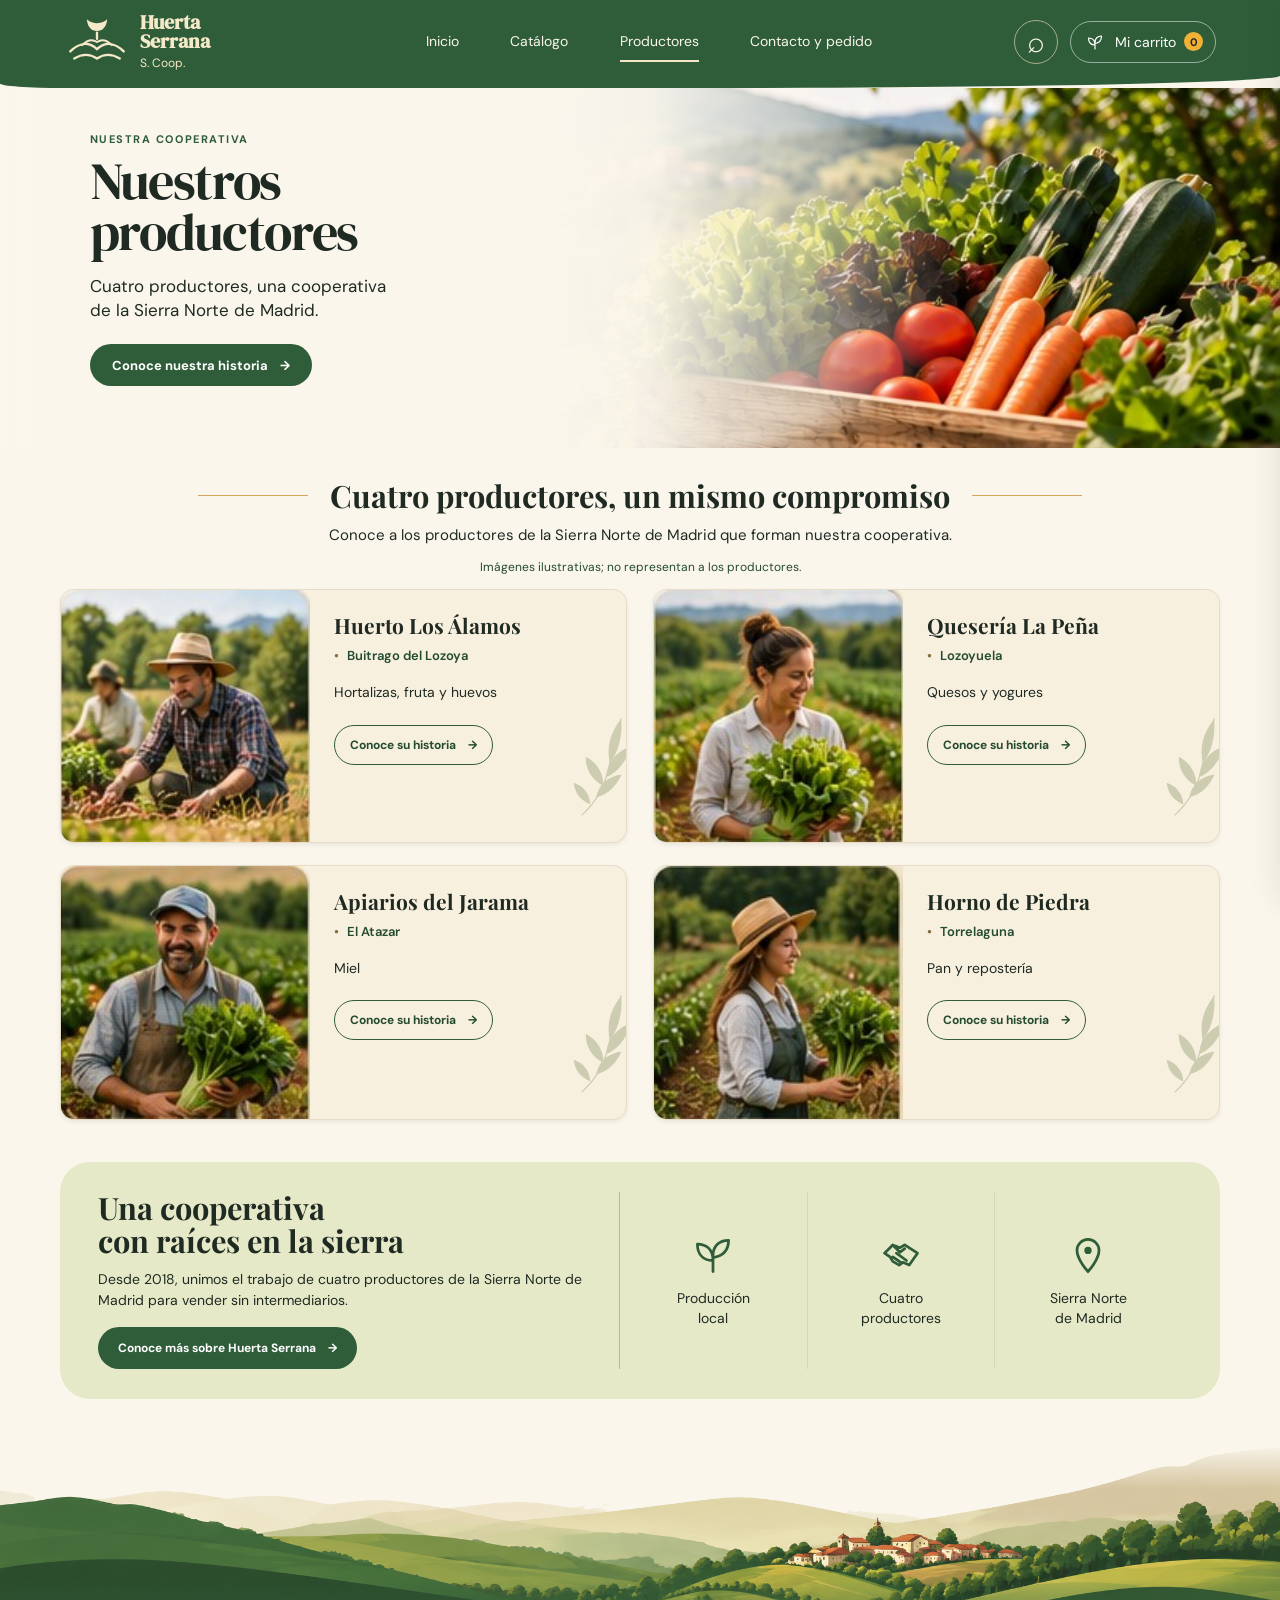
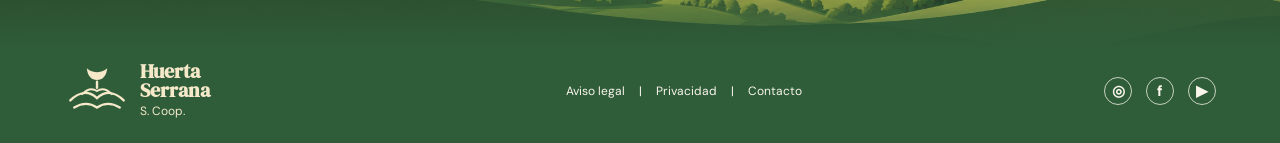
<file: diseños/huerta-serrana-productores/index.html>
<!doctype html>
<html lang="es">
<head>
  <meta charset="utf-8">
  <meta name="viewport" content="width=device-width, initial-scale=1">
  <meta name="theme-color" content="#2f5d3a">
  <meta name="description" content="Conoce los cuatro productores de Huerta Serrana, cooperativa de la Sierra Norte de Madrid.">
  <title>Productores | Huerta Serrana S. Coop.</title>
  <link rel="preconnect" href="https://fonts.googleapis.com">
  <link rel="preconnect" href="https://fonts.gstatic.com" crossorigin>
  <link href="https://fonts.googleapis.com/css2?family=DM+Serif+Display&display=swap" rel="stylesheet">
  <link rel="stylesheet" href="../huerta-serrana-catalogo/styles.css">
  <link rel="stylesheet" href="styles.css">
</head>
<body>
  <a class="skip-link" href="#contenido">Saltar al contenido</a>
  <svg class="icon-definitions" aria-hidden="true" focusable="false">
    <symbol id="icon-sprout" viewBox="0 0 48 36">
      <path d="M24 32V18M24 24C15 24 11 18 11 10c8 0 13 4 13 14ZM24 19c0-8 5-13 13-13 0 8-4 14-13 15Z" fill="none" stroke="currentColor" stroke-width="2.4" stroke-linecap="round" stroke-linejoin="round"/>
    </symbol>
    <symbol id="icon-herd" viewBox="0 0 48 48">
      <path d="M14 31c-5 0-7-3-7-7 0-3 2-5 5-6 0-5 4-8 9-7 4-3 9-1 10 3 4 0 6 3 6 6 3 1 4 4 3 7-1 3-4 4-7 4H14Zm2 0v7m15-7v7m4-17 5 1v6l-4 2m-5-13 3-4" fill="none" stroke="currentColor" stroke-width="2.5" stroke-linecap="round" stroke-linejoin="round"/>
    </symbol>
    <symbol id="icon-milk" viewBox="0 0 48 48">
      <path d="M18 7h12m-10 0v8l-5 6v18h18V21l-5-6V7M15 25h18M20 32c2-3 4-5 4-5s4 4 4 6a4 4 0 0 1-8 0Z" fill="none" stroke="currentColor" stroke-width="2.5" stroke-linecap="round" stroke-linejoin="round"/>
    </symbol>
    <symbol id="icon-cheese" viewBox="0 0 48 48">
      <path d="M6 22 35 9v9l7 4v15H6V22Zm0 0h36M35 9l7 4v9M15 29h.1m10 3h.1m9-4h.1" fill="none" stroke="currentColor" stroke-width="2.7" stroke-linecap="round" stroke-linejoin="round"/>
    </symbol>
    <symbol id="icon-hive" viewBox="0 0 48 48">
      <path d="M12 37h24M14 37V24c0-7 4-12 10-12s10 5 10 12v13M12 25h24M14 19h20M20 37v-5a4 4 0 0 1 8 0v5M21 7h6" fill="none" stroke="currentColor" stroke-width="2.5" stroke-linecap="round" stroke-linejoin="round"/>
    </symbol>
    <symbol id="icon-flower" viewBox="0 0 48 48">
      <path d="M24 27v14m0-7c-5 0-8-2-9-6 5 0 8 2 9 6Zm0 3c5 0 8-2 9-6-5 0-8 2-9 6ZM24 11c-2-5-8-3-7 2-5-1-7 5-2 7-3 4 1 8 5 5 2 5 8 5 9 0 5 3 9-1 6-5 5-2 3-8-2-7 1-5-5-7-7-2Z" fill="none" stroke="currentColor" stroke-width="2.3" stroke-linecap="round" stroke-linejoin="round"/><circle cx="24" cy="19" r="3" fill="none" stroke="currentColor" stroke-width="2.3"/>
    </symbol>
    <symbol id="icon-sun" viewBox="0 0 48 48">
      <circle cx="24" cy="24" r="8" fill="none" stroke="currentColor" stroke-width="2.5"/>
      <path d="M24 6v5m0 26v5M6 24h5m26 0h5M11 11l4 4m18 18 4 4m0-26-4 4M15 33l-4 4" fill="none" stroke="currentColor" stroke-width="2.5" stroke-linecap="round"/>
    </symbol>
    <symbol id="icon-grain" viewBox="0 0 48 48">
      <path d="M24 42V8m0 12c-6 0-9-3-9-8 6 0 9 3 9 8Zm0 8c-6 0-9-3-9-8 6 0 9 3 9 8Zm0-8c6 0 9-3 9-8-6 0-9 3-9 8Zm0 8c6 0 9-3 9-8-6 0-9 3-9 8Z" fill="none" stroke="currentColor" stroke-width="2.5" stroke-linecap="round" stroke-linejoin="round"/>
    </symbol>
    <symbol id="icon-dough" viewBox="0 0 48 48">
      <path d="M8 27h32c-1 8-6 12-16 12S9 35 8 27Zm5-5c0-6 5-10 11-10s11 4 11 10M18 18l3-3m4 5 3-3" fill="none" stroke="currentColor" stroke-width="2.5" stroke-linecap="round" stroke-linejoin="round"/>
    </symbol>
    <symbol id="icon-fire" viewBox="0 0 48 48">
      <path d="M24 41c-8 0-13-5-13-12 0-6 4-10 7-13 0 5 2 6 3 7 0-7 4-10 5-16 6 5 11 12 11 21 0 8-5 13-13 13Zm0 0c-4 0-6-3-6-6 0-3 2-5 5-8 0 4 4 5 4 8 0 3-1 6-3 6Z" fill="none" stroke="currentColor" stroke-width="2.5" stroke-linecap="round" stroke-linejoin="round"/>
    </symbol>
  </svg>

  <header class="site-header">
    <div class="header-inner">
      <a class="brand" href="../huerta-serrana-home/index.html#inicio" aria-label="Huerta Serrana, inicio">
        <svg class="brand-mark" viewBox="0 0 84 62" aria-hidden="true">
          <path d="M42 7c-8 0-13-5-13-5 1 10 6 15 13 15S54 12 55 2c0 0-5 5-13 5Z" fill="currentColor"/>
          <path d="M42 19v8M8 43c12-12 24-12 34-3 10-9 22-9 34 3M13 52c10-6 20-6 29 0 9-6 19-6 29 0" fill="none" stroke="currentColor" stroke-width="3" stroke-linecap="round"/>
          <path d="M23 35c7-7 13-8 19-4 6-4 12-3 19 4" fill="none" stroke="currentColor" stroke-width="2.5" stroke-linecap="round"/>
        </svg>
        <span class="brand-type"><strong>Huerta<br>Serrana</strong><small>S. Coop.</small></span>
      </a>
      <nav class="desktop-nav" aria-label="Navegación principal">
        <a href="../huerta-serrana-home/index.html#inicio">Inicio</a>
        <a href="../huerta-serrana-catalogo/index.html#productos">Catálogo</a>
        <a class="active" href="#productores" aria-current="page">Productores</a>
        <a href="../huerta-serrana-home/index.html#contacto">Contacto y pedido</a>
      </nav>
      <div class="header-actions">
        <button class="search-link" type="button" aria-label="Mostrar buscador" id="searchToggle"><span aria-hidden="true">⌕</span></button>
        <button class="cart-trigger" type="button" id="cartOpen" aria-label="Abrir carrito">
          <svg class="sprout-icon" aria-hidden="true" focusable="false"><use href="#icon-sprout"></use></svg><span class="cart-trigger-label">Mi carrito</span>
          <b id="cartCount" class="cart-count">0</b>
        </button>
        <button class="menu-toggle" id="menuToggle" type="button" aria-label="Abrir menú" aria-expanded="false" aria-controls="mobile-nav">☰</button>
      </div>
    </div>
    <nav id="mobile-nav" class="mobile-nav" aria-label="Navegación móvil" hidden>
      <a href="../huerta-serrana-home/index.html#inicio">Inicio</a><a href="../huerta-serrana-catalogo/index.html#productos">Catálogo</a><a href="#productores" aria-current="page">Productores</a><a href="../huerta-serrana-home/index.html#contacto">Contacto y pedido</a>
    </nav>
  </header>

  <section class="hero" aria-labelledby="heroTitle">
    <div class="hero-copy">
      <p class="eyebrow">NUESTRA COOPERATIVA</p>
      <h1 id="heroTitle">Nuestros productores</h1>
      <p class="hero-lead">Cuatro productores, una cooperativa<br class="desktop-only"> de la Sierra Norte de Madrid.</p>
      <a class="button button-green" href="#cooperativa">Conoce nuestra historia <span aria-hidden="true">→</span></a>
    </div>
    <div class="hero-photo" role="img" aria-label="Cesta de verduras frescas de temporada"></div>
  </section>

  <main id="contenido" class="producers-page">
    <section id="productores" aria-labelledby="producers-title">
      <div class="section-heading">
        <h2 id="producers-title">Cuatro productores, un mismo compromiso</h2>
        <p>Conoce a los productores de la Sierra Norte de Madrid que forman nuestra cooperativa.</p>
      </div>
      <p class="image-note">Imágenes ilustrativas; no representan a los productores.</p>
      <div class="producer-grid">
        <article class="producer-card">
          <img src="../huerta-serrana-home/assets/productor-1.jpg" alt="" width="157" height="158">
          <div class="producer-info">
            <h3>Huerto Los Álamos</h3>
            <p class="location">Buitrago del Lozoya</p>
            <p>Hortalizas, fruta y huevos</p>
            <details><summary data-story="alamosStory">Conoce su historia <span aria-hidden="true">→</span></summary><p>Fundado en 2009. Finca familiar de 6 hectáreas con riego por goteo y certificación ecológica en trámite.</p></details>
          </div>
        </article>
        <article class="producer-card">
          <img src="../huerta-serrana-home/assets/productor-2.jpg" alt="" width="156" height="158">
          <div class="producer-info">
            <h3>Quesería La Peña</h3>
            <p class="location">Lozoyuela</p>
            <p>Quesos y yogures</p>
            <details><summary data-story="penaStory">Conoce su historia <span aria-hidden="true">→</span></summary><p>Fundada en 2014. Rebaño de 120 cabras y 80 ovejas; elaboración artesanal con leche del día.</p></details>
          </div>
        </article>
        <article class="producer-card">
          <img src="../huerta-serrana-home/assets/productor-3.jpg" alt="" width="157" height="158">
          <div class="producer-info">
            <h3>Apiarios del Jarama</h3>
            <p class="location">El Atazar</p>
            <p>Miel</p>
            <details><summary data-story="jaramaStory">Conoce su historia <span aria-hidden="true">→</span></summary><p>Fundado en 2011. Cuarenta colmenas trashumantes entre el romero de primavera y el brezo de verano.</p></details>
          </div>
        </article>
        <article class="producer-card">
          <img src="../huerta-serrana-home/assets/productor-4.jpg" alt="" width="155" height="158">
          <div class="producer-info">
            <h3>Horno de Piedra</h3>
            <p class="location">Torrelaguna</p>
            <p>Pan y repostería</p>
            <details><summary data-story="hornoStory">Conoce su historia <span aria-hidden="true">→</span></summary><p>Fundado en 2017. Horno de leña con masa madre propia y harinas de molino local.</p></details>
          </div>
        </article>
      </div>
    </section>

    <section class="cooperative" id="cooperativa" aria-labelledby="cooperative-title">
      <div class="cooperative-copy">
        <h2 id="cooperative-title">Una cooperativa<br>con raíces en la sierra</h2>
        <p>Desde 2018, unimos el trabajo de cuatro productores de la Sierra Norte de Madrid para vender sin intermediarios.</p>
        <a class="button button-green" href="../huerta-serrana-home/index.html#inicio">Conoce más sobre Huerta Serrana <span aria-hidden="true">→</span></a>
      </div>
      <ul class="cooperative-values">
        <li><svg viewBox="0 0 48 48" aria-hidden="true"><path d="M24 42V23M24 30C12 30 7 22 7 12c10 0 17 6 17 18ZM24 25C24 14 31 8 41 8c0 10-5 17-17 19Z" fill="none" stroke="currentColor" stroke-width="3" stroke-linecap="round" stroke-linejoin="round"/></svg>Producción<br>local</li>
        <li><svg viewBox="0 0 48 48" aria-hidden="true"><path d="M6 22 15 13l8 3 5-3 14 9-9 13-7-3-4 3-7-4-3-5-6-4Zm9-9 8 8 5-4m-13 9 10 7m-6-11 11 8" fill="none" stroke="currentColor" stroke-width="3" stroke-linecap="round" stroke-linejoin="round"/></svg>Cuatro<br>productores</li>
        <li><svg viewBox="0 0 48 48" aria-hidden="true"><path d="M24 42S12 29 12 19a12 12 0 0 1 24 0c0 10-12 23-12 23Z" fill="none" stroke="currentColor" stroke-width="3"/><circle cx="24" cy="19" r="4" fill="currentColor"/></svg>Sierra Norte<br>de Madrid</li>
      </ul>
    </section>
  </main>

  <dialog class="story-dialog" id="alamosStory" aria-labelledby="alamosStoryTitle" aria-describedby="alamosStoryNote">
    <button class="story-close" type="button" aria-label="Cerrar historia" autofocus>×</button>
    <div class="story-layout">
      <div class="story-visual">
        <img src="../huerta-serrana-home/assets/productor-1.jpg" alt="" width="157" height="158">
        <div class="story-visual-caption">
          <span>UNA HISTORIA DE LA SIERRA</span>
          <p>La tierra, el agua<br>y sus raíces.</p>
        </div>
      </div>
      <div class="story-content">
        <p class="story-kicker"><svg class="sprout-icon" aria-hidden="true" focusable="false"><use href="#icon-sprout"></use></svg> Buitrago del Lozoya</p>
        <h2 id="alamosStoryTitle">Huerto Los Álamos</h2>
        <p class="story-intro">Un pequeño recorrido por una finca familiar de la Sierra Norte de Madrid.</p>
        <p class="story-note" id="alamosStoryNote">Recreación narrativa basada en los datos del proyecto. Imagen ilustrativa.</p>
        <ol class="story-path">
          <li>
            <span class="story-step" aria-hidden="true"><svg viewBox="0 0 48 36" focusable="false"><use href="#icon-sprout"></use></svg></span>
            <div><p class="story-era">2009 · EL COMIENZO</p><h3>Raíces en la sierra</h3><p>La historia comienza en Buitrago del Lozoya, donde una finca familiar encuentra su lugar entre la tierra y la sierra.</p></div>
          </li>
          <li>
            <span class="story-step" aria-hidden="true"><svg viewBox="0 0 48 48" focusable="false"><path d="M25 25V14m0 7c-5 0-8-3-8-8 5 0 8 3 8 8Zm0-3c0-5 3-8 8-8 0 5-3 8-8 8ZM5 30l7-1 8 4h7a3 3 0 0 0 0-6h-8l-5-3H9l-4 2m0 4 11 8h13l13-8a3 3 0 0 0-3-5l-8 4" fill="none" stroke="currentColor" stroke-width="2.4" stroke-linecap="round" stroke-linejoin="round"/></svg></span>
            <div><p class="story-era">LA FINCA · 6 HECTÁREAS</p><h3>El cuidado de cada surco</h3><p>En sus seis hectáreas, el riego por goteo acompaña el trabajo de la huerta. Hortalizas, fruta y huevos forman parte de su especialidad.</p></div>
          </li>
          <li>
            <span class="story-step" aria-hidden="true"><svg viewBox="0 0 48 48" focusable="false"><path d="M6 22 15 13l8 3 5-3 14 9-9 13-7-3-4 3-7-4-3-5-6-4Zm9-9 8 8 5-4m-13 9 10 7m-6-11 11 8" fill="none" stroke="currentColor" stroke-width="3" stroke-linecap="round" stroke-linejoin="round"/></svg></span>
            <div><p class="story-era">2018 · UN CAMINO COMPARTIDO</p><h3>De la huerta a la cooperativa</h3><p>Desde 2018, Huerto Los Álamos forma parte de Huerta Serrana junto a otros tres productores, unidos para vender sin intermediarios.</p></div>
          </li>
        </ol>
        <div class="story-fact"><svg class="sprout-icon" aria-hidden="true" focusable="false"><use href="#icon-sprout"></use></svg><p><strong>Mirando al futuro</strong><br>Certificación ecológica en trámite.</p></div>
      </div>
    </div>
  </dialog>

  <dialog class="story-dialog story-dialog--queseria" id="penaStory" aria-labelledby="penaStoryTitle" aria-describedby="penaStoryNote">
    <button class="story-close" type="button" aria-label="Cerrar historia" autofocus>×</button>
    <div class="story-layout">
      <div class="story-visual">
        <img src="../huerta-serrana-home/assets/productor-2.jpg" alt="" width="156" height="158">
        <div class="story-visual-caption"><span>EL OFICIO DE LA QUESERÍA</span><p>Del rebaño<br>a la mesa.</p></div>
      </div>
      <div class="story-content">
        <p class="story-kicker"><svg class="sprout-icon" aria-hidden="true" focusable="false"><use href="#icon-cheese"></use></svg> Lozoyuela</p>
        <h2 id="penaStoryTitle">Quesería La Peña</h2>
        <p class="story-intro">Una historia de rebaño, leche del día y elaboración artesanal.</p>
        <p class="story-note" id="penaStoryNote">Recreación narrativa basada en los datos del proyecto. Imagen ilustrativa.</p>
        <ol class="story-path">
          <li>
            <span class="story-step" aria-hidden="true"><svg viewBox="0 0 48 48" focusable="false"><use href="#icon-herd"></use></svg></span>
            <div><p class="story-era">2014 · LOZOYUELA</p><h3>Una quesería junto al rebaño</h3><p>La Peña comienza su recorrido en Lozoyuela. Su historia está ligada a un rebaño de 120 cabras y 80 ovejas.</p></div>
          </li>
          <li>
            <span class="story-step" aria-hidden="true"><svg viewBox="0 0 48 48" focusable="false"><use href="#icon-milk"></use></svg></span>
            <div><p class="story-era">LA LECHE DEL DÍA</p><h3>La materia prima</h3><p>La leche del día es el punto de partida de su elaboración artesanal: una forma de trabajar que da sentido a cada paso del oficio.</p></div>
          </li>
          <li>
            <span class="story-step" aria-hidden="true"><svg viewBox="0 0 48 48" focusable="false"><use href="#icon-cheese"></use></svg></span>
            <div><p class="story-era">EL OFICIO · QUESOS Y YOGURES</p><h3>De la leche a la quesería</h3><p>Quesos y yogures cuentan la otra parte de esta historia, que La Peña comparte con los demás productores de Huerta Serrana.</p></div>
          </li>
        </ol>
        <div class="story-fact"><svg class="sprout-icon" aria-hidden="true" focusable="false"><use href="#icon-herd"></use></svg><p><strong>Su rebaño</strong><br>120 cabras y 80 ovejas.</p></div>
      </div>
    </div>
  </dialog>

  <dialog class="story-dialog story-dialog--apiarios" id="jaramaStory" aria-labelledby="jaramaStoryTitle" aria-describedby="jaramaStoryNote">
    <button class="story-close" type="button" aria-label="Cerrar historia" autofocus>×</button>
    <div class="story-layout">
      <div class="story-visual">
        <img src="../huerta-serrana-home/assets/productor-3.jpg" alt="" width="157" height="158">
        <div class="story-visual-caption"><span>AL RITMO DE LAS FLORACIONES</span><p>Un viaje entre<br>romero y brezo.</p></div>
      </div>
      <div class="story-content">
        <p class="story-kicker"><svg class="sprout-icon" aria-hidden="true" focusable="false"><use href="#icon-flower"></use></svg> El Atazar</p>
        <h2 id="jaramaStoryTitle">Apiarios del Jarama</h2>
        <p class="story-intro">Una historia que se mueve con las estaciones y el paisaje de la sierra.</p>
        <p class="story-note" id="jaramaStoryNote">Recreación narrativa basada en los datos del proyecto. Imagen ilustrativa.</p>
        <ol class="story-path">
          <li>
            <span class="story-step" aria-hidden="true"><svg viewBox="0 0 48 48" focusable="false"><use href="#icon-hive"></use></svg></span>
            <div><p class="story-era">2011 · EL ATAZAR</p><h3>Una historia de colmenas</h3><p>Apiarios del Jarama inicia su recorrido en El Atazar. Cuarenta colmenas trashumantes forman parte de su historia.</p></div>
          </li>
          <li>
            <span class="story-step" aria-hidden="true"><svg viewBox="0 0 48 48" focusable="false"><use href="#icon-flower"></use></svg></span>
            <div><p class="story-era">PRIMAVERA · ROMERO</p><h3>El camino de la floración</h3><p>En primavera, el romero marca una parada en el recorrido de las colmenas: un paisaje que acompaña el trabajo de la miel.</p></div>
          </li>
          <li>
            <span class="story-step" aria-hidden="true"><svg viewBox="0 0 48 48" focusable="false"><use href="#icon-sun"></use></svg></span>
            <div><p class="story-era">VERANO · BREZO</p><h3>El viaje continúa</h3><p>Con el verano llega el brezo y el recorrido sigue. En Huerta Serrana, esta historia se une a la de otros tres productores.</p></div>
          </li>
        </ol>
        <div class="story-fact"><svg class="sprout-icon" aria-hidden="true" focusable="false"><use href="#icon-hive"></use></svg><p><strong>En movimiento</strong><br>40 colmenas trashumantes.</p></div>
      </div>
    </div>
  </dialog>

  <dialog class="story-dialog story-dialog--horno" id="hornoStory" aria-labelledby="hornoStoryTitle" aria-describedby="hornoStoryNote">
    <button class="story-close" type="button" aria-label="Cerrar historia" autofocus>×</button>
    <div class="story-layout">
      <div class="story-visual">
        <img src="../huerta-serrana-home/assets/productor-4.jpg" alt="" width="155" height="158">
        <div class="story-visual-caption"><span>UN OFICIO CON RAÍCES</span><p>Harina, masa<br>y fuego.</p></div>
      </div>
      <div class="story-content">
        <p class="story-kicker"><svg class="sprout-icon" aria-hidden="true" focusable="false"><use href="#icon-grain"></use></svg> Torrelaguna</p>
        <h2 id="hornoStoryTitle">Horno de Piedra</h2>
        <p class="story-intro">Un recorrido por los ingredientes y el fuego que dan forma a su oficio.</p>
        <p class="story-note" id="hornoStoryNote">Recreación narrativa basada en los datos del proyecto. Imagen ilustrativa.</p>
        <ol class="story-path">
          <li>
            <span class="story-step" aria-hidden="true"><svg viewBox="0 0 48 48" focusable="false"><use href="#icon-grain"></use></svg></span>
            <div><p class="story-era">2017 · TORRELAGUNA</p><h3>El comienzo y la harina</h3><p>La historia de Horno de Piedra comienza en Torrelaguna. En su oficio, las harinas de molino local ocupan un lugar importante.</p></div>
          </li>
          <li>
            <span class="story-step" aria-hidden="true"><svg viewBox="0 0 48 48" focusable="false"><use href="#icon-dough"></use></svg></span>
            <div><p class="story-era">LA MASA MADRE</p><h3>Una masa con identidad</h3><p>La masa madre propia es parte del carácter del horno. Entre harina y masa se encuentra una de las claves de su oficio.</p></div>
          </li>
          <li>
            <span class="story-step" aria-hidden="true"><svg viewBox="0 0 48 48" focusable="false"><use href="#icon-fire"></use></svg></span>
            <div><p class="story-era">EL HORNO DE LEÑA</p><h3>El calor del horno</h3><p>El horno de leña completa el recorrido. Pan y repostería son su aportación al camino compartido de Huerta Serrana.</p></div>
          </li>
        </ol>
        <div class="story-fact"><svg class="sprout-icon" aria-hidden="true" focusable="false"><use href="#icon-fire"></use></svg><p><strong>Su oficio</strong><br>Pan y repostería con horno de leña.</p></div>
      </div>
    </div>
  </dialog>

  <footer class="site-footer" id="contacto">
    <div class="footer-landscape" aria-hidden="true">
      <img src="../huerta-serrana-home/assets/sierra-footer.png" alt="" width="2234" height="368">
    </div>
    <div class="footer-bottom">
      <div class="footer-inner">
        <a class="brand footer-brand" href="../huerta-serrana-home/index.html#inicio" aria-label="Huerta Serrana, volver al inicio">
          <svg class="brand-mark" viewBox="0 0 84 62" aria-hidden="true">
            <path d="M42 7c-8 0-13-5-13-5 1 10 6 15 13 15S54 12 55 2c0 0-5 5-13 5Z" fill="currentColor"/>
            <path d="M42 19v8M8 43c12-12 24-12 34-3 10-9 22-9 34 3M13 52c10-6 20-6 29 0 9-6 19-6 29 0" fill="none" stroke="currentColor" stroke-width="3" stroke-linecap="round"/>
            <path d="M23 35c7-7 13-8 19-4 6-4 12-3 19 4" fill="none" stroke="currentColor" stroke-width="2.5" stroke-linecap="round"/>
          </svg>
          <span class="brand-type"><strong>Huerta<br>Serrana</strong><small>S. Coop.</small></span>
        </a>
        <div class="footer-links"><a href="#contacto">Aviso legal</a><span>|</span><a href="#contacto">Privacidad</a><span>|</span><a href="mailto:pedidos@huertaserrana.example">Contacto</a></div>
        <div class="social-links" aria-label="Redes sociales"><a href="#contacto" aria-label="Instagram">◎</a><a href="#contacto" aria-label="Facebook">f</a><a href="#contacto" aria-label="YouTube">▶</a></div>
      </div>
    </div>
  </footer>

  <div class="drawer-backdrop" id="drawerBackdrop"></div>
  <aside class="cart-drawer" id="cartDrawer" aria-labelledby="cartTitle" aria-hidden="true" inert>
    <div class="drawer-header"><h2 id="cartTitle"><svg class="sprout-icon" aria-hidden="true" focusable="false"><use href="#icon-sprout"></use></svg> Tu carrito</h2><button id="cartClose" class="close-button" aria-label="Cerrar carrito">×</button></div>
    <div class="cart-items" id="cartItems"><p class="empty-cart">Todavía no has añadido productos.</p></div>
    <div class="cart-summary">
      <div class="total-line"><strong>Total estimado</strong><span>—</span></div>
      <p class="price-disclaimer">El importe se calculará cuando se incorporen los precios validados del catálogo.</p>
      <a class="button button-green checkout-button" href="../huerta-serrana-pedido/index.html">Revisar pedido <span>→</span></a>
      <button class="button button-outline continue-shopping" id="continueShopping">← Seguir comprando</button>
    </div>
    <div class="delivery-note"><svg class="sprout-icon" aria-hidden="true" focusable="false"><use href="#icon-sprout"></use></svg><div><strong>Envío en Madrid y sierra</strong><small>Los jueves y sábados</small></div></div>
    <span class="drawer-leaf" aria-hidden="true"></span>
  </aside>
  <script src="app.js"></script>
</body>
</html>
</file>
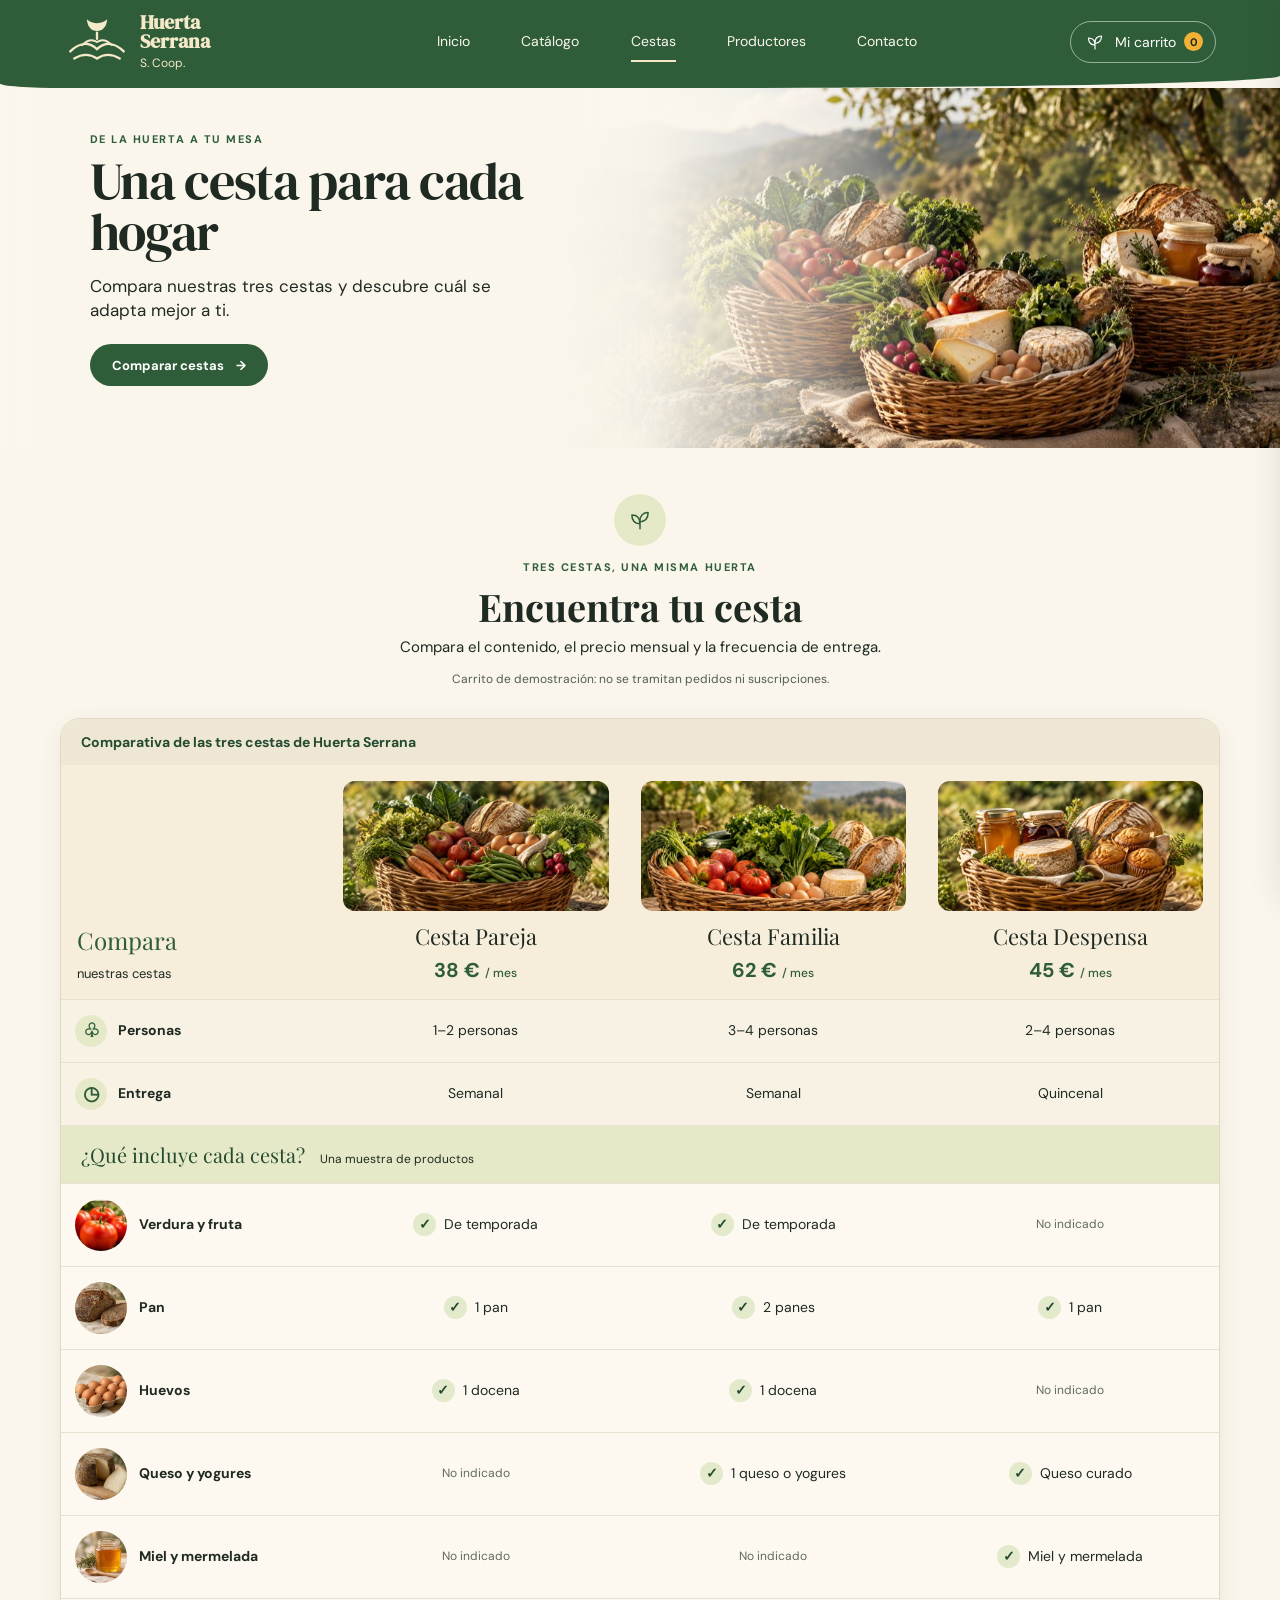
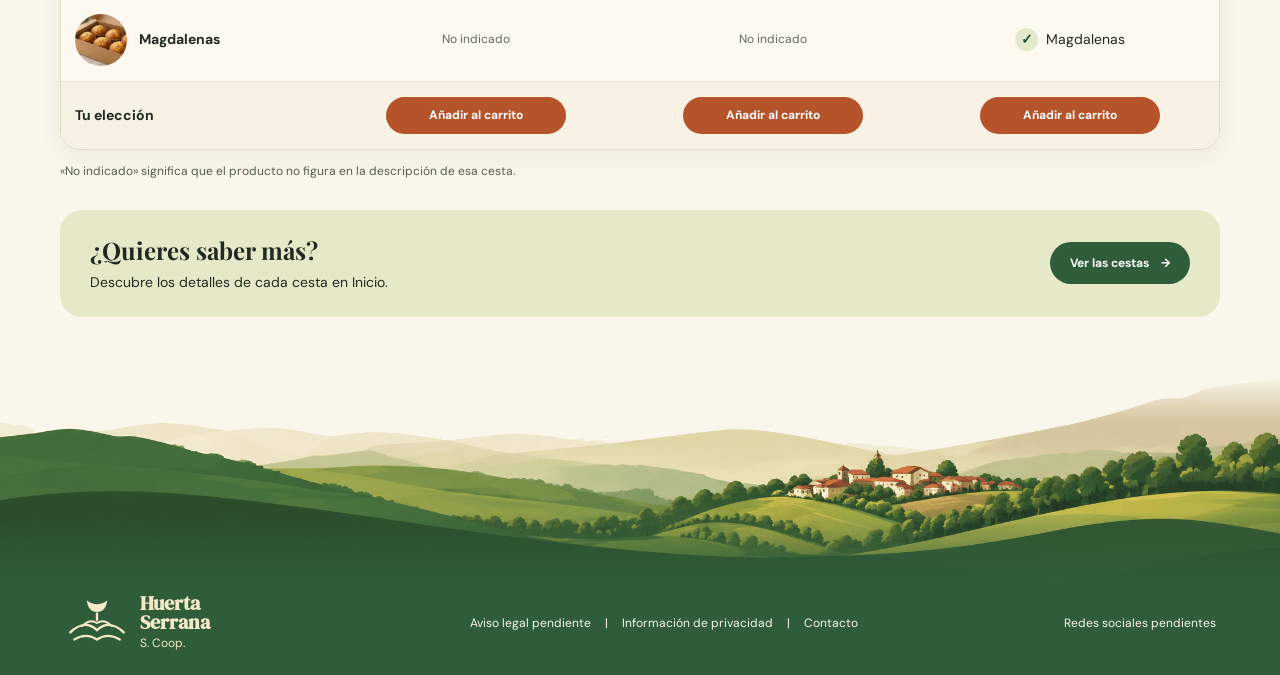
<file: web/cestas.html>
<!doctype html>
<html lang="es">
<head>
  <meta charset="utf-8">
  <meta name="viewport" content="width=device-width, initial-scale=1">
  <meta name="theme-color" content="#2f5d3a">
  <meta name="description" content="Compara las cestas de Huerta Serrana: contenido, precio mensual y frecuencia de entrega.">
  <title>Compara nuestras cestas | Huerta Serrana S. Coop.</title>
  <meta property="og:type" content="website">
  <meta property="og:locale" content="es_ES">
  <meta property="og:site_name" content="Huerta Serrana S. Coop.">
  <meta property="og:url" content="https://raul-drupal-dev.github.io/UAX-huerta-serrana/cestas.html">
  <meta property="og:title" content="Compara nuestras cestas | Huerta Serrana S. Coop.">
  <meta property="og:description" content="Compara las cestas de Huerta Serrana: contenido, precio mensual y frecuencia de entrega.">
  <meta property="og:image" content="https://raul-drupal-dev.github.io/UAX-huerta-serrana/assets/home/hero-cestas.jpg">
  <meta property="og:image:alt" content="Tres cestas ilustrativas de alimentos en un paisaje serrano">
  <meta name="twitter:card" content="summary_large_image">
  <link rel="preconnect" href="https://fonts.googleapis.com">
  <link rel="preconnect" href="https://fonts.gstatic.com" crossorigin>
  <link href="https://fonts.googleapis.com/css2?family=DM+Serif+Display&display=swap" rel="stylesheet">
  <link rel="stylesheet" href="assets/css/cestas.css">
  <link rel="stylesheet" href="assets/css/general.css">
</head>
<body>
  <a class="skip-link" href="#contenido">Saltar al contenido</a>
  <svg class="icon-definitions" aria-hidden="true" focusable="false">
    <symbol id="icon-sprout" viewBox="0 0 48 36"><path d="M24 32V18M24 24C15 24 11 18 11 10c8 0 13 4 13 14ZM24 19c0-8 5-13 13-13 0 8-4 14-13 15Z" fill="none" stroke="currentColor" stroke-width="2.4" stroke-linecap="round" stroke-linejoin="round"/></symbol>
  </svg>
  <header class="site-header">
    <div class="header-inner">
      <a class="brand" href="index.html" aria-label="Huerta Serrana, inicio">
        <svg class="brand-mark" viewBox="0 0 84 62" aria-hidden="true">
          <path d="M42 7c-8 0-13-5-13-5 1 10 6 15 13 15S54 12 55 2c0 0-5 5-13 5Z" fill="currentColor"/>
          <path d="M42 19v8M8 43c12-12 24-12 34-3 10-9 22-9 34 3M13 52c10-6 20-6 29 0 9-6 19-6 29 0" fill="none" stroke="currentColor" stroke-width="3" stroke-linecap="round"/>
          <path d="M23 35c7-7 13-8 19-4 6-4 12-3 19 4" fill="none" stroke="currentColor" stroke-width="2.5" stroke-linecap="round"/>
        </svg>
        <span class="brand-type"><strong>Huerta<br>Serrana</strong><small>S. Coop.</small></span>
      </a>
      <nav class="desktop-nav" aria-label="Navegación principal">
        <a href="index.html">Inicio</a><a href="catalogo.html">Catálogo</a><a class="active" href="cestas.html" aria-current="page">Cestas</a><a href="productores.html">Productores</a><a href="contacto.html">Contacto</a>
      </nav>
      <div class="header-actions">
        <button class="cart-trigger" type="button" id="cartOpen" aria-label="Abrir carrito">
          <svg class="sprout-icon" aria-hidden="true" focusable="false"><use href="#icon-sprout"></use></svg><span class="cart-trigger-label">Mi carrito</span>
          <b id="cartCount" class="cart-count">0</b>
        </button>
        <button class="menu-toggle" id="menuToggle" type="button" aria-label="Abrir menú" aria-expanded="false" aria-controls="mobile-nav">☰</button>
      </div>
    </div>
    <nav id="mobile-nav" class="mobile-nav" aria-label="Navegación móvil" hidden>
      <a href="index.html">Inicio</a><a href="catalogo.html">Catálogo</a><a href="cestas.html" aria-current="page">Cestas</a><a href="productores.html">Productores</a><a href="contacto.html">Contacto</a>
    </nav>
  </header>

  <section class="hero" aria-labelledby="heroTitle">
    <div class="hero-copy">
      <p class="eyebrow">DE LA HUERTA A TU MESA</p>
      <h1 id="heroTitle">Una cesta para cada hogar</h1>
      <p class="hero-lead">Compara nuestras tres cestas y descubre cuál se adapta mejor a ti.</p>
      <a class="button button-green" href="#comparativa">Comparar cestas <span aria-hidden="true">→</span></a>
    </div>
    <div class="hero-photo hero-photo--cestas" role="img" aria-label="Tres cestas ilustrativas de alimentos en un paisaje serrano"></div>
  </section>

  <main class="comparison-page" id="contenido">
    <section id="comparativa" aria-labelledby="comparisonTitle">
      <div class="comparison-intro">
        <span class="intro-icon" aria-hidden="true"><svg class="sprout-icon"><use href="#icon-sprout"></use></svg></span>
        <p class="comparison-eyebrow">TRES CESTAS, UNA MISMA HUERTA</p>
        <h2 id="comparisonTitle">Encuentra tu cesta</h2>
        <p>Compara el contenido, el precio mensual y la frecuencia de entrega.</p>
        <p class="demo-note">Carrito de demostración: no se tramitan pedidos ni suscripciones.</p>
      </div>
      <p class="scroll-hint" id="scrollHint">Desliza la tabla para ver las tres cestas <span aria-hidden="true">→</span></p>
      <div class="comparison-scroll" tabindex="0" role="region" aria-label="Tabla comparativa de cestas" aria-describedby="comparisonNote scrollHint">
        <table class="comparison-table">
          <caption>Comparativa de las tres cestas de Huerta Serrana</caption>
          <thead>
            <tr>
              <th scope="col" class="feature-heading">Compara<br><span>nuestras cestas</span></th>
              <th scope="col" id="pareja"><img src="assets/home/cesta-clasica.jpg" alt="" width="720" height="395" loading="lazy"><span class="basket-name">Cesta Pareja</span><span class="basket-price">38 € <small>/ mes</small></span></th>
              <th scope="col" id="familia"><img src="assets/home/cesta-familiar.jpg" alt="" width="720" height="392" loading="lazy"><span class="basket-name">Cesta Familia</span><span class="basket-price">62 € <small>/ mes</small></span></th>
              <th scope="col" id="despensa"><img src="assets/home/cesta-despensa.jpg" alt="" width="720" height="395" loading="lazy"><span class="basket-name">Cesta Despensa</span><span class="basket-price">45 € <small>/ mes</small></span></th>
            </tr>
          </thead>
          <tbody>
            <tr class="info-row"><th scope="row"><span class="feature-icon" aria-hidden="true">♧</span> Personas</th><td>1–2 personas</td><td>3–4 personas</td><td>2–4 personas</td></tr>
            <tr class="info-row"><th scope="row"><span class="feature-icon" aria-hidden="true">◷</span> Entrega</th><td>Semanal</td><td>Semanal</td><td>Quincenal</td></tr>
            <tr class="section-row"><td colspan="4">¿Qué incluye cada cesta? <span>Una muestra de productos</span></td></tr>
            <tr><th scope="row"><span class="product-label"><img src="assets/catalogo/tomate.jpg" alt="" width="217" height="118" loading="lazy">Verdura y fruta</span></th><td><span class="check" aria-hidden="true">✓</span> De temporada</td><td><span class="check" aria-hidden="true">✓</span> De temporada</td><td class="not-specified">No indicado</td></tr>
            <tr><th scope="row"><span class="product-label"><img src="assets/catalogo/pan-centeno.jpg" alt="" width="512" height="341" loading="lazy">Pan</span></th><td><span class="check" aria-hidden="true">✓</span> 1 pan</td><td><span class="check" aria-hidden="true">✓</span> 2 panes</td><td><span class="check" aria-hidden="true">✓</span> 1 pan</td></tr>
            <tr><th scope="row"><span class="product-label"><img src="assets/catalogo/huevos-camperos.jpg" alt="" width="512" height="341" loading="lazy">Huevos</span></th><td><span class="check" aria-hidden="true">✓</span> 1 docena</td><td><span class="check" aria-hidden="true">✓</span> 1 docena</td><td class="not-specified">No indicado</td></tr>
            <tr><th scope="row"><span class="product-label"><img src="assets/catalogo/queso-curado-cabra.jpg" alt="" width="512" height="341" loading="lazy">Queso y yogures</span></th><td class="not-specified">No indicado</td><td><span class="check" aria-hidden="true">✓</span> 1 queso o yogures</td><td><span class="check" aria-hidden="true">✓</span> Queso curado</td></tr>
            <tr><th scope="row"><span class="product-label"><img src="assets/catalogo/miel-romero.jpg" alt="" width="512" height="341" loading="lazy">Miel y mermelada</span></th><td class="not-specified">No indicado</td><td class="not-specified">No indicado</td><td><span class="check" aria-hidden="true">✓</span> Miel y mermelada</td></tr>
            <tr><th scope="row"><span class="product-label"><img src="assets/catalogo/magdalenas-aceite.jpg" alt="" width="512" height="341" loading="lazy">Magdalenas</span></th><td class="not-specified">No indicado</td><td class="not-specified">No indicado</td><td><span class="check" aria-hidden="true">✓</span> Magdalenas</td></tr>
            <tr class="basket-actions">
              <th scope="row">Tu elección</th>
              <td><button class="button button-terra" type="button" data-add-basket="C1" aria-label="Añadir Cesta Pareja al carrito de prueba" disabled>Añadir al carrito</button></td>
              <td><button class="button button-terra" type="button" data-add-basket="C2" aria-label="Añadir Cesta Familia al carrito de prueba" disabled>Añadir al carrito</button></td>
              <td><button class="button button-terra" type="button" data-add-basket="C3" aria-label="Añadir Cesta Despensa al carrito de prueba" disabled>Añadir al carrito</button></td>
            </tr>
          </tbody>
        </table>
      </div>
      <p class="comparison-note" id="comparisonNote">«No indicado» significa que el producto no figura en la descripción de esa cesta.</p>
      <p class="demo-note" id="basketActionStatus">Para añadir cestas, el carrito de prueba debe estar disponible. Comprueba JavaScript y recarga la página.</p>
      <div class="comparison-action">
        <div><h2>¿Quieres saber más?</h2><p>Descubre los detalles de cada cesta en Inicio.</p></div>
        <a class="button button-green" href="index.html#cestas">Ver las cestas <span aria-hidden="true">→</span></a>
      </div>
    </section>
  </main>

  <footer class="site-footer" id="contacto">
    <div class="footer-landscape" aria-hidden="true"><img src="assets/home/sierra-footer.png" alt="" width="2234" height="368" loading="lazy"></div>
    <div class="footer-bottom"><div class="footer-inner">
      <a class="brand footer-brand" href="index.html" aria-label="Huerta Serrana, volver al inicio">
        <svg class="brand-mark" viewBox="0 0 84 62" aria-hidden="true"><path d="M42 7c-8 0-13-5-13-5 1 10 6 15 13 15S54 12 55 2c0 0-5 5-13 5Z" fill="currentColor"/><path d="M42 19v8M8 43c12-12 24-12 34-3 10-9 22-9 34 3M13 52c10-6 20-6 29 0 9-6 19-6 29 0" fill="none" stroke="currentColor" stroke-width="3" stroke-linecap="round"/><path d="M23 35c7-7 13-8 19-4 6-4 12-3 19 4" fill="none" stroke="currentColor" stroke-width="2.5" stroke-linecap="round"/></svg>
        <span class="brand-type"><strong>Huerta<br>Serrana</strong><small>S. Coop.</small></span>
      </a>
      <div class="footer-links"><span>Aviso legal pendiente</span><span>|</span><a href="contacto.html#privacidad-formulario">Información de privacidad</a><span>|</span><a href="contacto.html">Contacto</a></div>
      <div class="social-links">Redes sociales pendientes</div>
    </div></div>
  </footer>
  <div class="drawer-backdrop" id="drawerBackdrop"></div>
  <aside class="cart-drawer" id="cartDrawer" aria-labelledby="cartTitle" aria-hidden="true" inert>
    <div class="drawer-header"><h2 id="cartTitle"><svg class="sprout-icon" aria-hidden="true" focusable="false"><use href="#icon-sprout"></use></svg> Tu carrito</h2><button id="cartClose" class="close-button" aria-label="Cerrar carrito">×</button></div>
    <div class="cart-items" id="cartItems"><p class="empty-cart">Todavía no has añadido productos ni cestas.</p></div>
    <div class="cart-summary">
      <div class="total-line"><strong>Total estimado</strong><span>—</span></div>
      <p class="price-disclaimer">El total queda pendiente de concretar impuestos y costes de envío.</p>
      <a class="button button-green checkout-button" href="pedido.html">Revisar pedido <span>→</span></a>
      <button class="button button-outline continue-shopping" id="continueShopping">← Seguir comprando</button>
    </div>
    <div class="delivery-note"><svg class="sprout-icon" aria-hidden="true" focusable="false"><use href="#icon-sprout"></use></svg><div><strong>Envío en Madrid y sierra</strong><small>Los jueves y sábados</small></div></div>
    <span class="drawer-leaf" aria-hidden="true"></span>
  </aside>
  <script src="assets/js/general.js"></script>
  <script src="assets/js/cestas.js"></script>
</body>
</html>
</file>
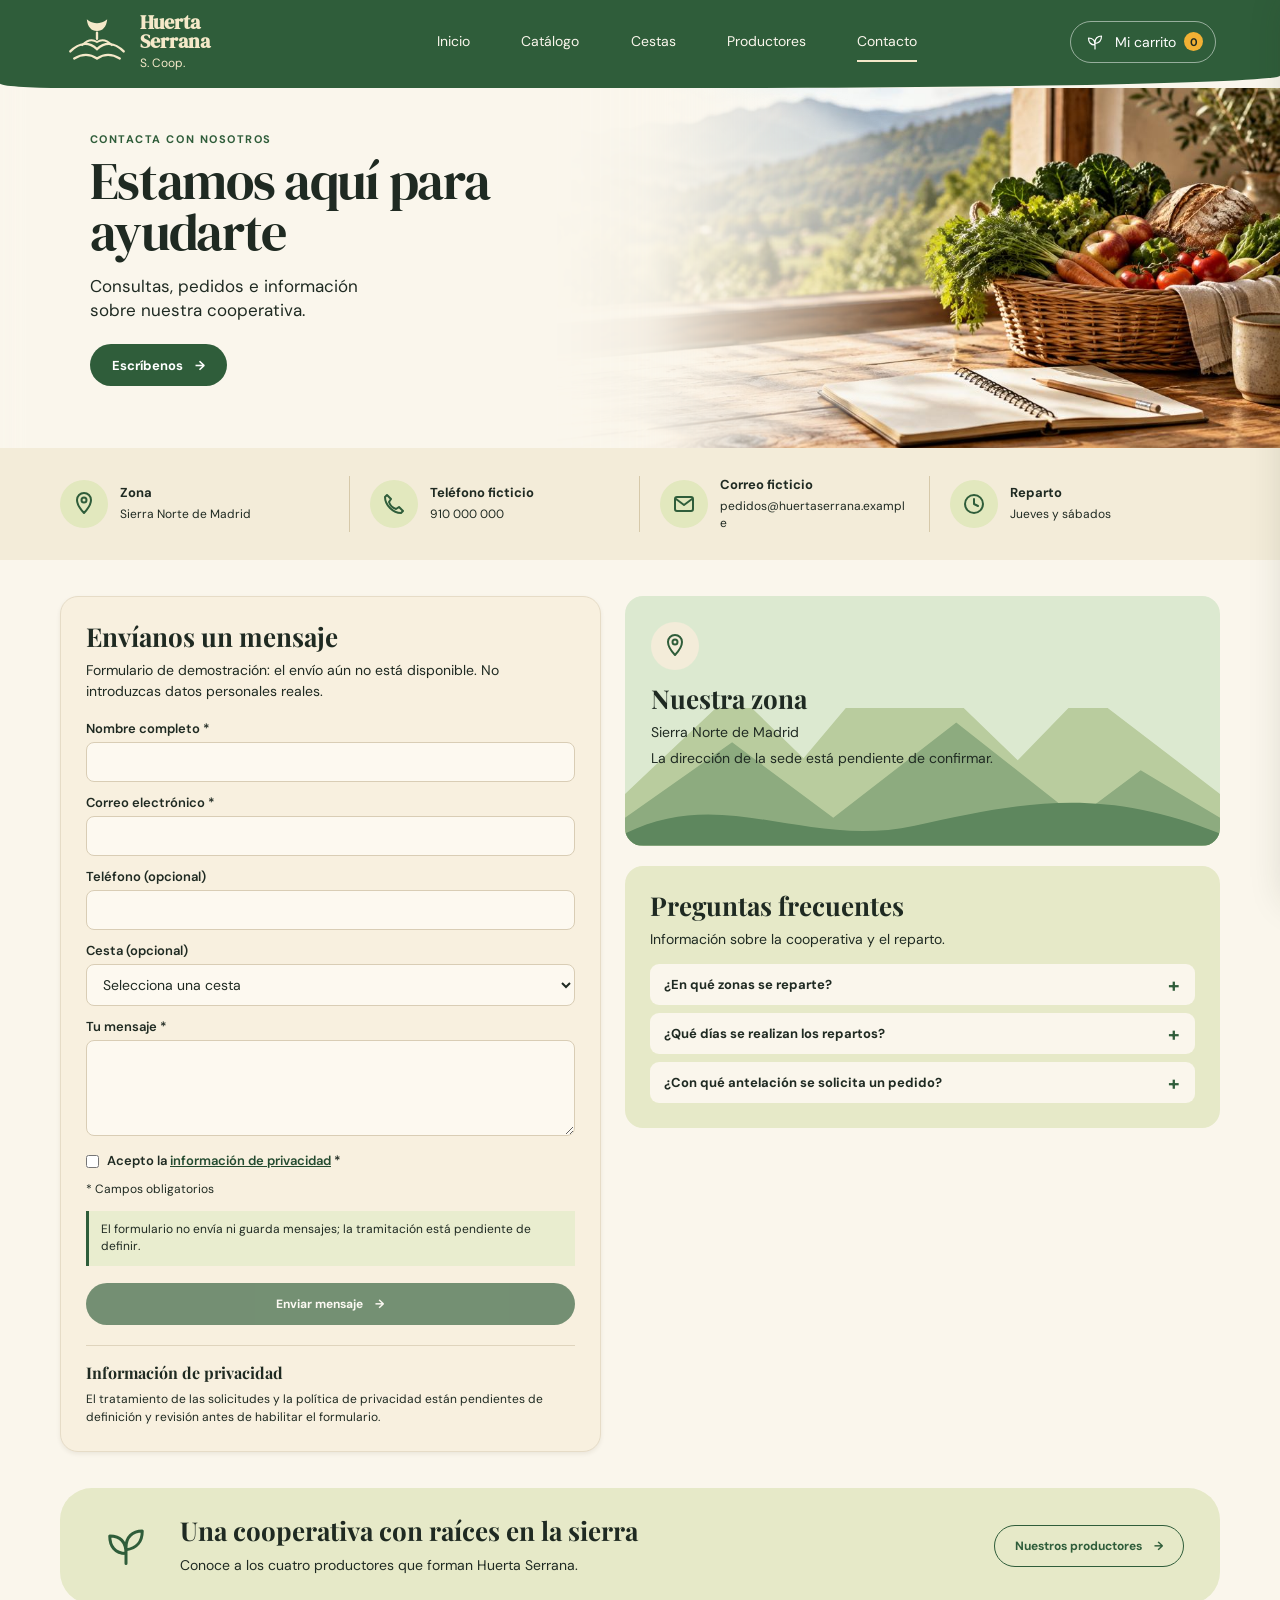
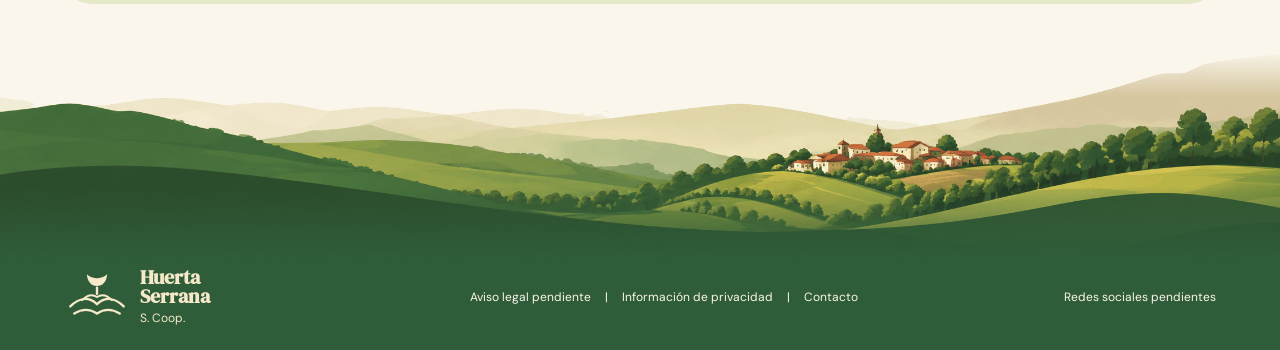
<file: web/contacto.html>
<!doctype html>
<html lang="es">
<head>
  <meta charset="utf-8">
  <meta name="viewport" content="width=device-width, initial-scale=1">
  <meta name="theme-color" content="#2f5d3a">
  <meta name="description" content="Contacto y pedido de Huerta Serrana, cooperativa de la Sierra Norte de Madrid.">
  <title>Contacto y pedido | Huerta Serrana S. Coop.</title>
  <meta property="og:type" content="website">
  <meta property="og:locale" content="es_ES">
  <meta property="og:site_name" content="Huerta Serrana S. Coop.">
  <meta property="og:url" content="https://raul-drupal-dev.github.io/UAX-huerta-serrana/contacto.html">
  <meta property="og:title" content="Contacto y pedido | Huerta Serrana S. Coop.">
  <meta property="og:description" content="Contacto y pedido de Huerta Serrana, cooperativa de la Sierra Norte de Madrid.">
  <meta property="og:image" content="https://raul-drupal-dev.github.io/UAX-huerta-serrana/assets/home/hero-contacto.jpg">
  <meta property="og:image:alt" content="Mesa ilustrativa con una libreta y una cesta junto a una ventana">
  <meta name="twitter:card" content="summary_large_image">
  <link rel="preconnect" href="https://fonts.googleapis.com">
  <link rel="preconnect" href="https://fonts.gstatic.com" crossorigin>
  <link href="https://fonts.googleapis.com/css2?family=DM+Serif+Display&display=swap" rel="stylesheet">
  <link rel="stylesheet" href="assets/css/contacto.css">
  <link rel="stylesheet" href="assets/css/general.css">
</head>
<body>
  <a class="skip-link" href="#contenido">Saltar al contenido</a>
  <svg class="icon-definitions" aria-hidden="true" focusable="false">
    <symbol id="icon-sprout" viewBox="0 0 48 36">
      <path d="M24 32V18M24 24C15 24 11 18 11 10c8 0 13 4 13 14ZM24 19c0-8 5-13 13-13 0 8-4 14-13 15Z" fill="none" stroke="currentColor" stroke-width="2.4" stroke-linecap="round" stroke-linejoin="round"/>
    </symbol>
    <symbol id="icon-pin" viewBox="0 0 24 24">
      <path d="M12 21s-7-7.5-7-13a7 7 0 0 1 14 0c0 5.5-7 13-7 13Z"/><circle cx="12" cy="8" r="2.5"/>
    </symbol>
    <symbol id="icon-mail" viewBox="0 0 24 24">
      <rect x="3" y="5" width="18" height="14" rx="2"/><path d="m4 7 8 6 8-6"/>
    </symbol>
    <symbol id="icon-phone" viewBox="0 0 24 24">
      <path d="M5 3 3 5c0 8 8 16 16 16l2-2-4-4-3 2c-3-1-6-4-7-7l2-3-4-4Z"/>
    </symbol>
    <symbol id="icon-clock" viewBox="0 0 24 24">
      <circle cx="12" cy="12" r="9"/><path d="M12 7v5l4 2"/>
    </symbol>
  </svg>

  <header class="site-header">
    <div class="header-inner">
      <a class="brand" href="index.html" aria-label="Huerta Serrana, inicio">
        <svg class="brand-mark" viewBox="0 0 84 62" aria-hidden="true">
          <path d="M42 7c-8 0-13-5-13-5 1 10 6 15 13 15S54 12 55 2c0 0-5 5-13 5Z" fill="currentColor"/>
          <path d="M42 19v8M8 43c12-12 24-12 34-3 10-9 22-9 34 3M13 52c10-6 20-6 29 0 9-6 19-6 29 0" fill="none" stroke="currentColor" stroke-width="3" stroke-linecap="round"/>
          <path d="M23 35c7-7 13-8 19-4 6-4 12-3 19 4" fill="none" stroke="currentColor" stroke-width="2.5" stroke-linecap="round"/>
        </svg>
        <span class="brand-type"><strong>Huerta<br>Serrana</strong><small>S. Coop.</small></span>
      </a>
      <nav class="desktop-nav" aria-label="Navegación principal">
        <a href="index.html">Inicio</a>
        <a href="catalogo.html">Catálogo</a>
        <a href="cestas.html">Cestas</a>
        <a href="productores.html">Productores</a>
        <a class="active" href="contacto.html" aria-current="page">Contacto</a>
      </nav>
      <div class="header-actions">
        <button class="cart-trigger" type="button" id="cartOpen" aria-label="Abrir carrito">
          <svg class="sprout-icon" aria-hidden="true" focusable="false"><use href="#icon-sprout"></use></svg><span class="cart-trigger-label">Mi carrito</span>
          <b id="cartCount" class="cart-count">0</b>
        </button>
        <button class="menu-toggle" id="menuToggle" type="button" aria-label="Abrir menú" aria-expanded="false" aria-controls="mobile-nav">☰</button>
      </div>
    </div>
    <nav id="mobile-nav" class="mobile-nav" aria-label="Navegación móvil" hidden>
      <a href="index.html">Inicio</a><a href="catalogo.html">Catálogo</a><a href="cestas.html">Cestas</a><a href="productores.html">Productores</a><a href="contacto.html" aria-current="page">Contacto</a>
    </nav>
  </header>

  <section class="hero" aria-labelledby="heroTitle">
    <div class="hero-copy">
      <p class="eyebrow">CONTACTA CON NOSOTROS</p>
      <h1 id="heroTitle">Estamos aquí para ayudarte</h1>
      <p class="hero-lead">Consultas, pedidos e información<br class="desktop-only"> sobre nuestra cooperativa.</p>
      <a class="button button-green" href="#formulario">Escríbenos <span aria-hidden="true">→</span></a>
    </div>
    <div class="hero-photo hero-photo--contacto" role="img" aria-label="Mesa ilustrativa con una libreta y una cesta junto a una ventana"></div>
  </section>

  <main id="contenido">
    <section class="contact-strip" aria-label="Datos de la cooperativa">
      <div class="contact-strip-inner">
        <div class="contact-fact"><span class="fact-icon"><svg aria-hidden="true"><use href="#icon-pin"></use></svg></span><div><h2>Zona</h2><p>Sierra Norte de Madrid</p></div></div>
        <div class="contact-fact"><span class="fact-icon"><svg aria-hidden="true"><use href="#icon-phone"></use></svg></span><div><h2>Teléfono ficticio</h2><p>910 000 000</p></div></div>
        <div class="contact-fact"><span class="fact-icon"><svg aria-hidden="true"><use href="#icon-mail"></use></svg></span><div><h2>Correo ficticio</h2><p>pedidos@huertaserrana.example</p></div></div>
        <div class="contact-fact"><span class="fact-icon"><svg aria-hidden="true"><use href="#icon-clock"></use></svg></span><div><h2>Reparto</h2><p>Jueves y sábados</p></div></div>
      </div>
    </section>

    <div class="contact-layout">
      <section class="form-panel" id="formulario" aria-labelledby="form-title">
        <h2 id="form-title">Envíanos un mensaje</h2>
        <p>Formulario de demostración: el envío aún no está disponible. No introduzcas datos personales reales.</p>
        <form id="contactForm" aria-describedby="form-status">
          <div class="field"><label for="name">Nombre completo <span aria-hidden="true">*</span></label><input id="name" name="nombre" type="text" autocomplete="name" required></div>
          <div class="field"><label for="email">Correo electrónico <span aria-hidden="true">*</span></label><input id="email" name="correo" type="email" autocomplete="email" required></div>
          <div class="field"><label for="phone">Teléfono (opcional)</label><input id="phone" name="telefono" type="tel" autocomplete="tel"></div>
          <div class="field"><label for="basket">Cesta (opcional)</label><select id="basket" name="cesta"><option value="">Selecciona una cesta</option><option>Cesta Pareja</option><option>Cesta Familia</option><option>Cesta Despensa</option></select></div>
          <div class="field"><label for="message">Tu mensaje <span aria-hidden="true">*</span></label><textarea id="message" name="mensaje" rows="4" required></textarea></div>
          <div class="consent"><input id="consent" name="consentimiento" type="checkbox" required><label for="consent">Acepto la <a href="#privacidad-formulario">información de privacidad</a> <span aria-hidden="true">*</span></label></div>
          <p class="required-note">* Campos obligatorios</p>
          <p id="form-status" class="form-status">El formulario no envía ni guarda mensajes; la tramitación está pendiente de definir.</p>
          <button class="button button-green send-button" type="submit" disabled>Enviar mensaje <span aria-hidden="true">→</span></button>
        </form>
        <div class="privacy-note" id="privacidad-formulario">
          <h3>Información de privacidad</h3>
          <p>El tratamiento de las solicitudes y la política de privacidad están pendientes de definición y revisión antes de habilitar el formulario.</p>
        </div>
      </section>

      <div class="contact-side">
        <section class="location-panel" aria-labelledby="location-title">
          <svg class="location-art" viewBox="0 0 300 120" aria-hidden="true" preserveAspectRatio="xMidYMax slice"><path d="M0 94 55 42l35 34 48-57 60 58 34-35 68 52v26H0Z" fill="#b9cc9e"/><path d="M0 106 54 68l51 38 62-48 61 48 32-24 40 24v14H0Z" fill="#8dab7f"/><path d="M0 114c50-25 91 8 146-4s94-20 154 4v6H0Z" fill="#5e875e"/></svg>
          <div class="location-copy"><span class="fact-icon"><svg aria-hidden="true"><use href="#icon-pin"></use></svg></span><h2 id="location-title">Nuestra zona</h2><p>Sierra Norte de Madrid</p><p>La dirección de la sede está pendiente de confirmar.</p></div>
        </section>
        <section class="faq-panel" aria-labelledby="faq-title">
          <h2 id="faq-title">Preguntas frecuentes</h2>
          <p>Información sobre la cooperativa y el reparto.</p>
          <details><summary>¿En qué zonas se reparte?</summary><p>En Madrid capital y municipios de la sierra.</p></details>
          <details><summary>¿Qué días se realizan los repartos?</summary><p>Los jueves y sábados.</p></details>
          <details><summary>¿Con qué antelación se solicita un pedido?</summary><p>Con un mínimo de 48 horas de antelación. El mecanismo de solicitud en la web está pendiente de definir.</p></details>
        </section>
      </div>
    </div>
    <section class="visit-banner" aria-labelledby="visit-title">
      <svg class="visit-icon" aria-hidden="true" focusable="false"><use href="#icon-sprout"></use></svg>
      <div><h2 id="visit-title">Una cooperativa con raíces en la sierra</h2><p>Conoce a los cuatro productores que forman Huerta Serrana.</p></div>
      <a class="button button-outline" href="productores.html">Nuestros productores <span aria-hidden="true">→</span></a>
    </section>
  </main>

  <footer class="site-footer" id="contacto">
    <div class="footer-landscape" aria-hidden="true">
      <img src="assets/home/sierra-footer.png" alt="" width="2234" height="368" loading="lazy">
    </div>
    <div class="footer-bottom">
      <div class="footer-inner">
        <a class="brand footer-brand" href="index.html" aria-label="Huerta Serrana, volver al inicio">
          <svg class="brand-mark" viewBox="0 0 84 62" aria-hidden="true">
            <path d="M42 7c-8 0-13-5-13-5 1 10 6 15 13 15S54 12 55 2c0 0-5 5-13 5Z" fill="currentColor"/>
            <path d="M42 19v8M8 43c12-12 24-12 34-3 10-9 22-9 34 3M13 52c10-6 20-6 29 0 9-6 19-6 29 0" fill="none" stroke="currentColor" stroke-width="3" stroke-linecap="round"/>
            <path d="M23 35c7-7 13-8 19-4 6-4 12-3 19 4" fill="none" stroke="currentColor" stroke-width="2.5" stroke-linecap="round"/>
          </svg>
          <span class="brand-type"><strong>Huerta<br>Serrana</strong><small>S. Coop.</small></span>
        </a>
        <div class="footer-links"><span>Aviso legal pendiente</span><span>|</span><a href="contacto.html#privacidad-formulario">Información de privacidad</a><span>|</span><a href="contacto.html">Contacto</a></div>
        <div class="social-links">Redes sociales pendientes</div>
      </div>
    </div>
  </footer>

  <div class="drawer-backdrop" id="drawerBackdrop"></div>
  <aside class="cart-drawer" id="cartDrawer" aria-labelledby="cartTitle" aria-hidden="true" inert>
    <div class="drawer-header"><h2 id="cartTitle"><svg class="sprout-icon" aria-hidden="true" focusable="false"><use href="#icon-sprout"></use></svg> Tu carrito</h2><button id="cartClose" class="close-button" aria-label="Cerrar carrito">×</button></div>
    <div class="cart-items" id="cartItems"><p class="empty-cart">Todavía no has añadido productos.</p></div>
    <div class="cart-summary">
      <div class="total-line"><strong>Total estimado</strong><span>—</span></div>
      <p class="price-disclaimer">El total queda pendiente de concretar impuestos y costes de envío.</p>
      <a class="button button-green checkout-button" href="pedido.html">Revisar pedido <span>→</span></a>
      <button class="button button-outline continue-shopping" id="continueShopping">← Seguir comprando</button>
    </div>
    <div class="delivery-note"><svg class="sprout-icon" aria-hidden="true" focusable="false"><use href="#icon-sprout"></use></svg><div><strong>Envío en Madrid y sierra</strong><small>Los jueves y sábados</small></div></div>
    <span class="drawer-leaf" aria-hidden="true"></span>
  </aside>
  <script src="assets/js/general.js"></script>
  <script src="assets/js/contacto.js"></script>
</body>
</html>
</file>
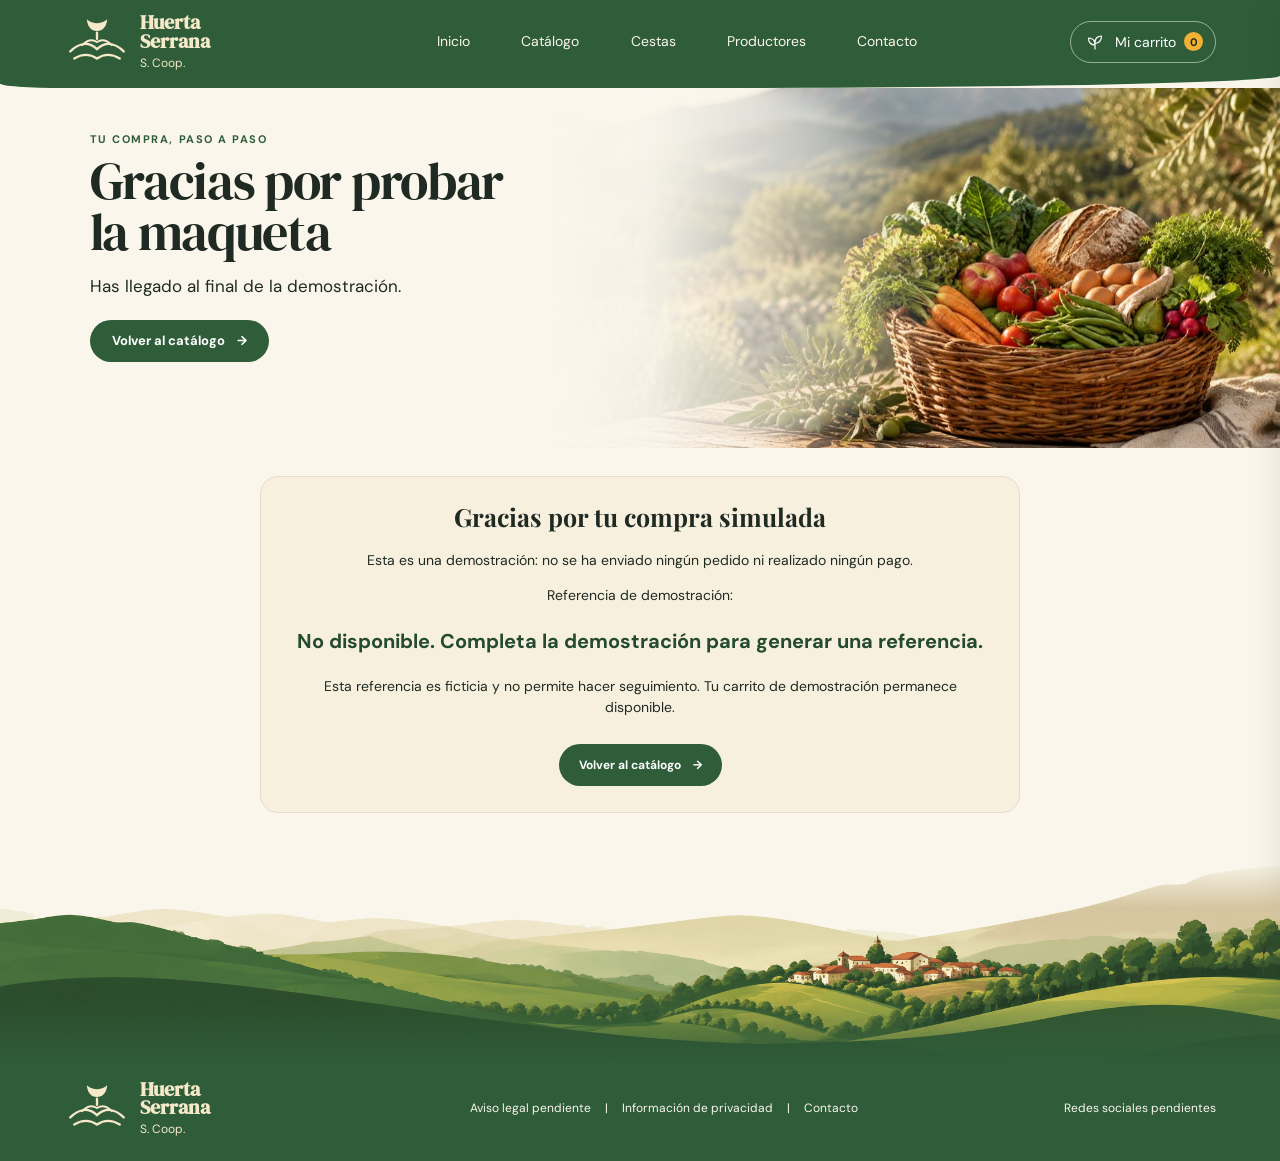
<file: web/gracias.html>
<!doctype html>
<html lang="es">
<head>
  <meta charset="utf-8">
  <meta name="viewport" content="width=device-width, initial-scale=1">
  <meta name="theme-color" content="#2f5d3a">
  <meta name="description" content="Fin de la demostración del pedido de Huerta Serrana.">
  <title>Gracias | Huerta Serrana S. Coop.</title>
  <meta property="og:type" content="website">
  <meta property="og:locale" content="es_ES">
  <meta property="og:site_name" content="Huerta Serrana S. Coop.">
  <meta property="og:url" content="https://raul-drupal-dev.github.io/UAX-huerta-serrana/gracias.html">
  <meta property="og:title" content="Gracias | Huerta Serrana S. Coop.">
  <meta property="og:description" content="Fin de la demostración del pedido de Huerta Serrana.">
  <meta property="og:image" content="https://raul-drupal-dev.github.io/UAX-huerta-serrana/assets/home/hero-gracias.jpg">
  <meta property="og:image:alt" content="Cesta ilustrativa de alimentos y una rama de olivo">
  <meta name="twitter:card" content="summary_large_image">
  <link rel="preconnect" href="https://fonts.googleapis.com">
  <link rel="preconnect" href="https://fonts.gstatic.com" crossorigin>
  <link href="https://fonts.googleapis.com/css2?family=DM+Serif+Display&display=swap" rel="stylesheet">
  <link rel="stylesheet" href="assets/css/gracias.css">
  <link rel="stylesheet" href="assets/css/general.css">
</head>
<body>
  <a class="skip-link" href="#contenido">Saltar al contenido</a>
  <svg class="icon-definitions" aria-hidden="true" focusable="false"><symbol id="icon-sprout" viewBox="0 0 48 36"><path d="M24 32V18M24 24C15 24 11 18 11 10c8 0 13 4 13 14ZM24 19c0-8 5-13 13-13 0 8-4 14-13 15Z" fill="none" stroke="currentColor" stroke-width="2.4" stroke-linecap="round" stroke-linejoin="round"/></symbol></svg>
  <header class="site-header">
    <div class="header-inner">
      <a class="brand" href="index.html" aria-label="Huerta Serrana, inicio">
        <svg class="brand-mark" viewBox="0 0 84 62" aria-hidden="true">
          <path d="M42 7c-8 0-13-5-13-5 1 10 6 15 13 15S54 12 55 2c0 0-5 5-13 5Z" fill="currentColor"/>
          <path d="M42 19v8M8 43c12-12 24-12 34-3 10-9 22-9 34 3M13 52c10-6 20-6 29 0 9-6 19-6 29 0" fill="none" stroke="currentColor" stroke-width="3" stroke-linecap="round"/>
          <path d="M23 35c7-7 13-8 19-4 6-4 12-3 19 4" fill="none" stroke="currentColor" stroke-width="2.5" stroke-linecap="round"/>
        </svg>
        <span class="brand-type"><strong>Huerta<br>Serrana</strong><small>S. Coop.</small></span>
      </a>
      <nav class="desktop-nav" aria-label="Navegación principal">
        <a href="index.html">Inicio</a>
        <a href="catalogo.html">Catálogo</a>
        <a href="cestas.html">Cestas</a>
        <a href="productores.html">Productores</a>
        <a href="contacto.html">Contacto</a>
      </nav>
      <div class="header-actions">
        <button class="cart-trigger" type="button" id="cartOpen" aria-label="Abrir carrito">
          <svg class="sprout-icon" aria-hidden="true" focusable="false"><use href="#icon-sprout"></use></svg><span class="cart-trigger-label">Mi carrito</span>
          <b id="cartCount" class="cart-count">0</b>
        </button>
        <button class="menu-toggle" id="menuToggle" type="button" aria-label="Abrir menú" aria-expanded="false" aria-controls="mobile-nav">☰</button>
      </div>
    </div>
    <nav id="mobile-nav" class="mobile-nav" aria-label="Navegación móvil" hidden>
      <a href="index.html">Inicio</a><a href="catalogo.html">Catálogo</a><a href="cestas.html">Cestas</a><a href="productores.html">Productores</a><a href="contacto.html">Contacto</a>
    </nav>
  </header>
  <section class="hero" aria-labelledby="heroTitle">
    <div class="hero-copy"><p class="eyebrow">TU COMPRA, PASO A PASO</p><h1 id="heroTitle">Gracias por probar la maqueta</h1><p class="hero-lead">Has llegado al final de la demostración.</p><a class="button button-green" href="catalogo.html">Volver al catálogo <span aria-hidden="true">→</span></a></div>
    <div class="hero-photo hero-photo--gracias" role="img" aria-label="Cesta ilustrativa de alimentos y una rama de olivo"></div>
  </section>
  <main class="order-page" id="contenido">
    <section class="order-panel thank-you" aria-labelledby="thanksTitle">
      <h2 id="thanksTitle">Gracias por tu compra simulada</h2>
      <p>Esta es una demostración: no se ha enviado ningún pedido ni realizado ningún pago.</p>
      <p>Referencia de demostración:</p>
      <p class="reference" id="demoReference">No disponible. Completa la demostración para generar una referencia.</p>
      <p>Esta referencia es ficticia y no permite hacer seguimiento. Tu carrito de demostración permanece disponible.</p>
      <a class="button button-green" href="catalogo.html">Volver al catálogo <span aria-hidden="true">→</span></a>
    </section>
  </main>
  <footer class="site-footer" id="contacto">
    <div class="footer-landscape" aria-hidden="true"><img src="assets/home/sierra-footer.png" alt="" width="2234" height="368" loading="lazy"></div>
    <div class="footer-bottom"><div class="footer-inner">
      <a class="brand footer-brand" href="index.html" aria-label="Huerta Serrana, volver al inicio"><svg class="brand-mark" viewBox="0 0 84 62" aria-hidden="true"><path d="M42 7c-8 0-13-5-13-5 1 10 6 15 13 15S54 12 55 2c0 0-5 5-13 5Z" fill="currentColor"/><path d="M42 19v8M8 43c12-12 24-12 34-3 10-9 22-9 34 3M13 52c10-6 20-6 29 0 9-6 19-6 29 0" fill="none" stroke="currentColor" stroke-width="3" stroke-linecap="round"/><path d="M23 35c7-7 13-8 19-4 6-4 12-3 19 4" fill="none" stroke="currentColor" stroke-width="2.5" stroke-linecap="round"/></svg><span class="brand-type"><strong>Huerta<br>Serrana</strong><small>S. Coop.</small></span></a>
      <div class="footer-links"><span>Aviso legal pendiente</span><span>|</span><a href="contacto.html#privacidad-formulario">Información de privacidad</a><span>|</span><a href="contacto.html">Contacto</a></div>
      <div class="social-links">Redes sociales pendientes</div>
    </div></div>
  </footer>
  <div class="drawer-backdrop" id="drawerBackdrop"></div>
  <aside class="cart-drawer" id="cartDrawer" aria-labelledby="cartTitle" aria-hidden="true" inert>
    <div class="drawer-header"><h2 id="cartTitle"><svg class="sprout-icon" aria-hidden="true" focusable="false"><use href="#icon-sprout"></use></svg> Tu carrito</h2><button id="cartClose" class="close-button" aria-label="Cerrar carrito">×</button></div>
    <div class="cart-items" id="cartItems"><p class="empty-cart">Todavía no has añadido productos.</p></div>
    <div class="cart-summary"><div class="total-line"><strong>Total estimado</strong><span>—</span></div><p class="price-disclaimer">El total queda pendiente de concretar impuestos y costes de envío.</p><a class="button button-green checkout-button" href="pedido.html">Revisar pedido <span>→</span></a><button class="button button-outline continue-shopping" id="continueShopping">← Seguir comprando</button></div>
    <div class="delivery-note"><svg class="sprout-icon" aria-hidden="true" focusable="false"><use href="#icon-sprout"></use></svg><div><strong>Envío en Madrid y sierra</strong><small>Los jueves y sábados</small></div></div>
    <span class="drawer-leaf" aria-hidden="true"></span>
  </aside>
  <script src="assets/js/general.js"></script>
  <script src="assets/js/gracias.js"></script>
</body>
</html>
</file>
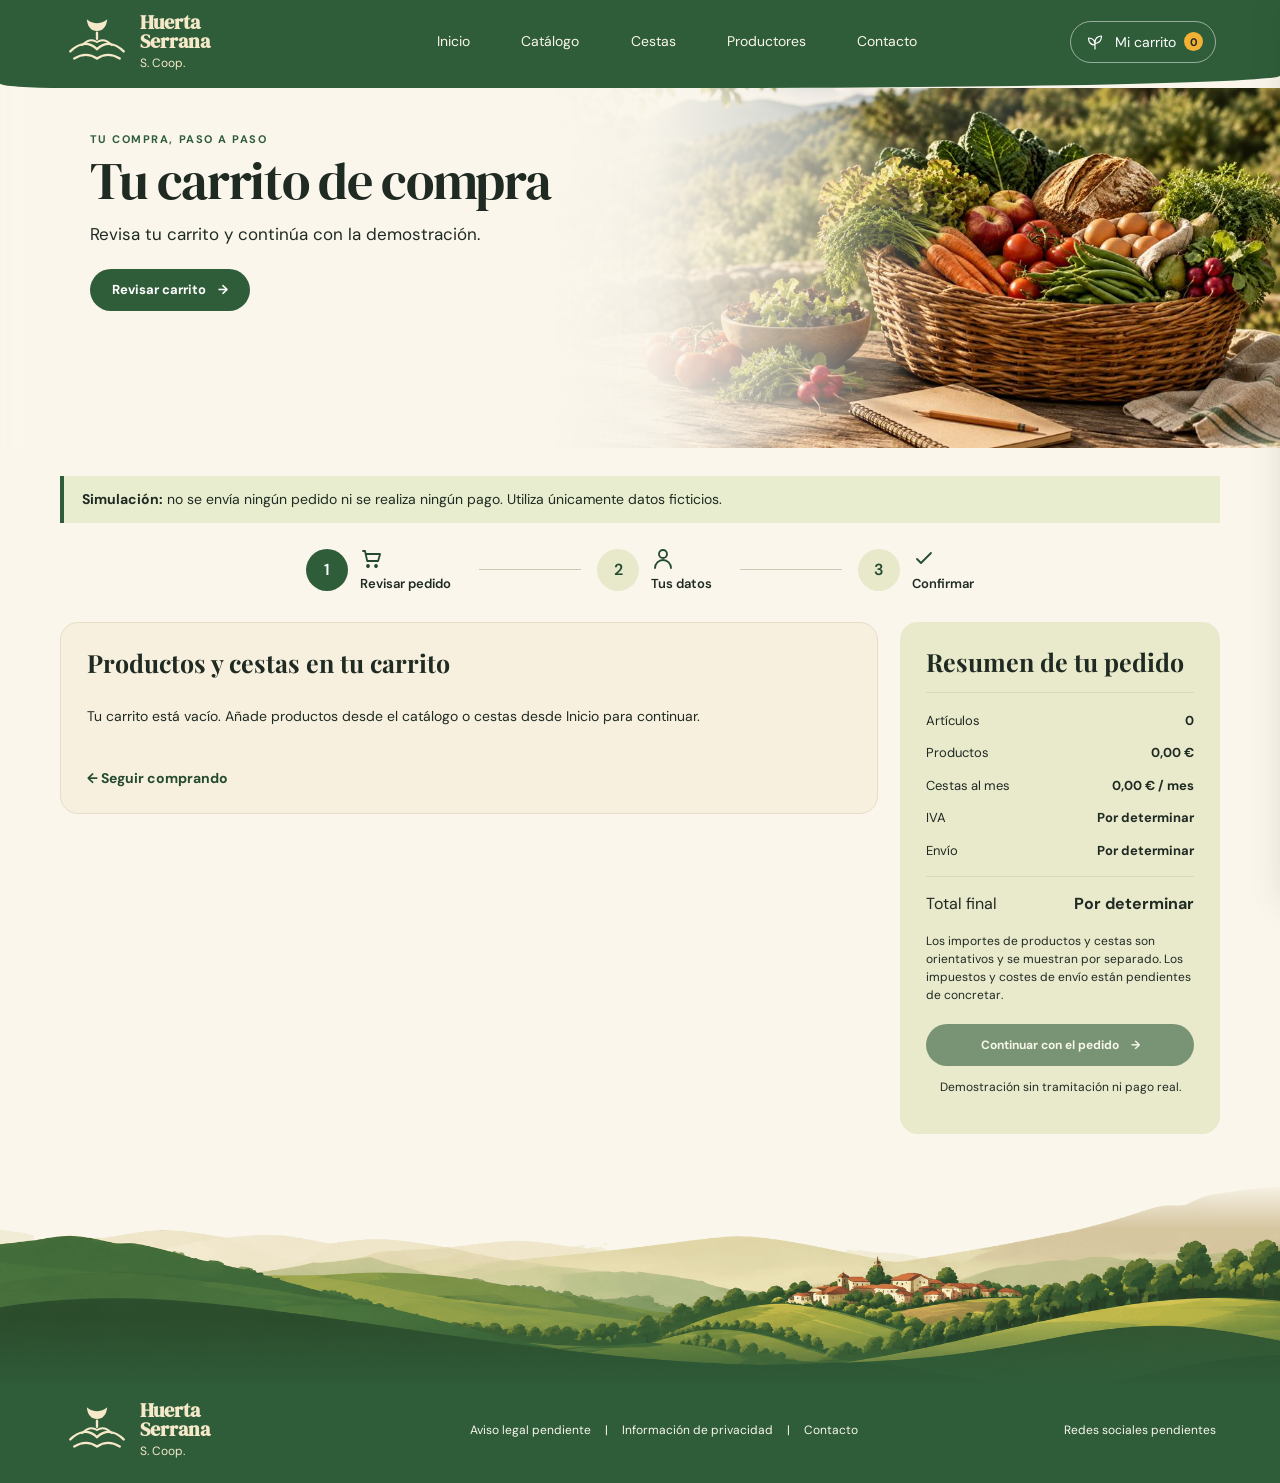
<file: web/pedido.html>
<!doctype html>
<html lang="es">
<head>
  <meta charset="utf-8">
  <meta name="viewport" content="width=device-width, initial-scale=1">
  <meta name="theme-color" content="#2f5d3a">
  <meta name="description" content="Revisa tu carrito de demostración de Huerta Serrana.">
  <title>Tu carrito | Huerta Serrana S. Coop.</title>
  <meta property="og:type" content="website">
  <meta property="og:locale" content="es_ES">
  <meta property="og:site_name" content="Huerta Serrana S. Coop.">
  <meta property="og:url" content="https://raul-drupal-dev.github.io/UAX-huerta-serrana/pedido.html">
  <meta property="og:title" content="Tu carrito | Huerta Serrana S. Coop.">
  <meta property="og:description" content="Revisa tu carrito de demostración de Huerta Serrana.">
  <meta property="og:image" content="https://raul-drupal-dev.github.io/UAX-huerta-serrana/assets/home/hero-pedido.jpg">
  <meta property="og:image:alt" content="Cesta ilustrativa de alimentos y una libreta sobre una mesa">
  <meta name="twitter:card" content="summary_large_image">
  <link rel="preconnect" href="https://fonts.googleapis.com">
  <link rel="preconnect" href="https://fonts.gstatic.com" crossorigin>
  <link href="https://fonts.googleapis.com/css2?family=DM+Serif+Display&display=swap" rel="stylesheet">
  <link rel="stylesheet" href="assets/css/pedido.css">
  <link rel="stylesheet" href="assets/css/general.css">
</head>
<body>
  <a class="skip-link" href="#contenido">Saltar al contenido</a>
  <svg class="icon-definitions" aria-hidden="true" focusable="false">
    <symbol id="icon-sprout" viewBox="0 0 48 36"><path d="M24 32V18M24 24C15 24 11 18 11 10c8 0 13 4 13 14ZM24 19c0-8 5-13 13-13 0 8-4 14-13 15Z" fill="none" stroke="currentColor" stroke-width="2.4" stroke-linecap="round" stroke-linejoin="round"/></symbol>
  </svg>
  <header class="site-header">
    <div class="header-inner">
      <a class="brand" href="index.html" aria-label="Huerta Serrana, inicio">
        <svg class="brand-mark" viewBox="0 0 84 62" aria-hidden="true">
          <path d="M42 7c-8 0-13-5-13-5 1 10 6 15 13 15S54 12 55 2c0 0-5 5-13 5Z" fill="currentColor"/>
          <path d="M42 19v8M8 43c12-12 24-12 34-3 10-9 22-9 34 3M13 52c10-6 20-6 29 0 9-6 19-6 29 0" fill="none" stroke="currentColor" stroke-width="3" stroke-linecap="round"/>
          <path d="M23 35c7-7 13-8 19-4 6-4 12-3 19 4" fill="none" stroke="currentColor" stroke-width="2.5" stroke-linecap="round"/>
        </svg>
        <span class="brand-type"><strong>Huerta<br>Serrana</strong><small>S. Coop.</small></span>
      </a>
      <nav class="desktop-nav" aria-label="Navegación principal">
        <a href="index.html">Inicio</a>
        <a href="catalogo.html">Catálogo</a>
        <a href="cestas.html">Cestas</a>
        <a href="productores.html">Productores</a>
        <a href="contacto.html">Contacto</a>
      </nav>
      <div class="header-actions">
        <button class="cart-trigger" type="button" id="cartOpen" aria-label="Abrir carrito">
          <svg class="sprout-icon" aria-hidden="true" focusable="false"><use href="#icon-sprout"></use></svg><span class="cart-trigger-label">Mi carrito</span>
          <b id="cartCount" class="cart-count">0</b>
        </button>
        <button class="menu-toggle" id="menuToggle" type="button" aria-label="Abrir menú" aria-expanded="false" aria-controls="mobile-nav">☰</button>
      </div>
    </div>
    <nav id="mobile-nav" class="mobile-nav" aria-label="Navegación móvil" hidden>
      <a href="index.html">Inicio</a><a href="catalogo.html">Catálogo</a><a href="cestas.html">Cestas</a><a href="productores.html">Productores</a><a href="contacto.html">Contacto</a>
    </nav>
  </header>
  <section class="hero" aria-labelledby="heroTitle">
    <div class="hero-copy">
      <p class="eyebrow">TU COMPRA, PASO A PASO</p>
      <h1 id="heroTitle">Tu carrito de compra</h1>
      <p class="hero-lead">Revisa tu carrito y continúa con la demostración.</p>
      <a class="button button-green" href="#contenido">Revisar carrito <span aria-hidden="true">→</span></a>
    </div>
    <div class="hero-photo hero-photo--pedido" role="img" aria-label="Cesta ilustrativa de alimentos y una libreta sobre una mesa"></div>
  </section>

  <main class="order-page" id="contenido">
    <p class="demo-notice"><strong>Simulación:</strong> no se envía ningún pedido ni se realiza ningún pago. Utiliza únicamente datos ficticios.</p>
    <ol class="order-steps" aria-label="Pasos del pedido de demostración">
      <li class="is-current" aria-current="step">
        <span class="step-number">1</span>
        <span class="step-content"><svg class="step-icon" viewBox="0 0 24 24" aria-hidden="true"><path d="M3 4h2l2.2 10h10.9l2-7H6M9 19a1 1 0 1 0 0 .01M17 19a1 1 0 1 0 0 .01"/></svg><span>Revisar pedido</span></span>
      </li>
      <li>
        <span class="step-number">2</span>
        <span class="step-content"><svg class="step-icon" viewBox="0 0 24 24" aria-hidden="true"><circle cx="12" cy="7" r="4"/><path d="M4 21a8 8 0 0 1 16 0"/></svg><span>Tus datos</span></span>
      </li>
      <li>
        <span class="step-number">3</span>
        <span class="step-content"><svg class="step-icon" viewBox="0 0 24 24" aria-hidden="true"><path d="m5 12 4 4L19 6"/></svg><span>Confirmar</span></span>
      </li>
    </ol>
    <div class="order-layout">
      <div>
        <section class="order-panel" id="reviewStep" aria-labelledby="reviewTitle">
          <h2 id="reviewTitle" tabindex="-1">Productos y cestas en tu carrito</h2>
          <div id="orderItems" aria-live="polite"></div>
          <a class="back-link" href="catalogo.html">← Seguir comprando</a>
        </section>
        <section class="order-panel" id="detailsStep" aria-labelledby="detailsTitle" hidden>
          <h2 id="detailsTitle" tabindex="-1">Tus datos</h2>
          <p>Introduce datos ficticios para probar el diseño. Solo se mantienen en esta página mientras realizas la demostración.</p>
          <form id="orderForm">
            <div class="form-grid">
              <div class="field"><label for="orderName">Nombre completo *</label><input id="orderName" name="nombre" autocomplete="name" required></div>
              <div class="field"><label for="orderEmail">Correo electrónico *</label><input id="orderEmail" name="correo" type="email" autocomplete="email" required></div>
              <div class="field"><label for="orderPhone">Teléfono *</label><input id="orderPhone" name="telefono" type="tel" autocomplete="tel" required></div>
              <div class="field"><label for="orderAddress">Dirección *</label><input id="orderAddress" name="direccion" autocomplete="street-address" required></div>
              <div class="field"><label for="orderCity">Localidad *</label><input id="orderCity" name="localidad" autocomplete="address-level2" required></div>
              <div class="field"><label for="orderPostal">Código postal *</label><input id="orderPostal" name="codigo-postal" autocomplete="postal-code" required></div>
              <div class="field full-field"><label for="orderNotes">Comentarios (opcional)</label><textarea id="orderNotes" name="comentarios" rows="3"></textarea></div>
            </div>
            <p class="required-note">* Campos obligatorios</p>
            <div class="panel-actions"><button type="button" class="button button-outline" id="backToReview">← Volver al carrito</button><button type="submit" class="button button-green">Revisar datos <span aria-hidden="true">→</span></button></div>
          </form>
        </section>
        <section class="order-panel" id="confirmStep" aria-labelledby="confirmTitle" hidden>
          <h2 id="confirmTitle" tabindex="-1">Confirma la demostración</h2>
          <p>Revisa los productos, las cestas y los datos introducidos antes de continuar.</p>
          <h3>Productos y cestas</h3>
          <ul id="confirmItems" class="confirm-items"></ul>
          <h3>Tus datos ficticios</h3>
          <dl id="confirmDetails" class="confirm-details"></dl>
          <h3>Pago</h3>
          <p>No se solicita ni se realiza ningún pago en esta demostración.</p>
          <div class="panel-actions"><button type="button" class="button button-outline" id="backToDetails">← Modificar datos</button><button type="button" class="button button-green" id="confirmOrder">Confirmar compra simulada <span aria-hidden="true">→</span></button></div>
        </section>
      </div>
      <aside class="order-summary" aria-labelledby="summaryTitle">
        <h2 id="summaryTitle">Resumen de tu pedido</h2>
        <p class="summary-line"><span>Artículos</span><strong id="summaryCount">0</strong></p>
        <p class="summary-line"><span>Productos</span><strong id="summaryProducts">0,00 €</strong></p>
        <p class="summary-line"><span>Cestas al mes</span><strong id="summaryBaskets">0,00 € / mes</strong></p>
        <p class="summary-line"><span>IVA</span><strong>Por determinar</strong></p>
        <p class="summary-line"><span>Envío</span><strong>Por determinar</strong></p>
        <p class="summary-line summary-total"><span>Total final</span><strong>Por determinar</strong></p>
        <p>Los importes de productos y cestas son orientativos y se muestran por separado. Los impuestos y costes de envío están pendientes de concretar.</p>
        <button class="button button-green summary-button" id="nextStep" type="button">Continuar con el pedido <span aria-hidden="true">→</span></button>
        <p class="summary-note">Demostración sin tramitación ni pago real.</p>
      </aside>
    </div>
  </main>
  <footer class="site-footer" id="contacto">
    <div class="footer-landscape" aria-hidden="true"><img src="assets/home/sierra-footer.png" alt="" width="2234" height="368" loading="lazy"></div>
    <div class="footer-bottom"><div class="footer-inner">
      <a class="brand footer-brand" href="index.html" aria-label="Huerta Serrana, volver al inicio">
        <svg class="brand-mark" viewBox="0 0 84 62" aria-hidden="true"><path d="M42 7c-8 0-13-5-13-5 1 10 6 15 13 15S54 12 55 2c0 0-5 5-13 5Z" fill="currentColor"/><path d="M42 19v8M8 43c12-12 24-12 34-3 10-9 22-9 34 3M13 52c10-6 20-6 29 0 9-6 19-6 29 0" fill="none" stroke="currentColor" stroke-width="3" stroke-linecap="round"/><path d="M23 35c7-7 13-8 19-4 6-4 12-3 19 4" fill="none" stroke="currentColor" stroke-width="2.5" stroke-linecap="round"/></svg>
        <span class="brand-type"><strong>Huerta<br>Serrana</strong><small>S. Coop.</small></span>
      </a>
      <div class="footer-links"><span>Aviso legal pendiente</span><span>|</span><a href="contacto.html#privacidad-formulario">Información de privacidad</a><span>|</span><a href="contacto.html">Contacto</a></div>
      <div class="social-links">Redes sociales pendientes</div>
    </div></div>
  </footer>
  <div class="drawer-backdrop" id="drawerBackdrop"></div>
  <aside class="cart-drawer" id="cartDrawer" aria-labelledby="cartTitle" aria-hidden="true" inert>
    <div class="drawer-header"><h2 id="cartTitle"><svg class="sprout-icon" aria-hidden="true" focusable="false"><use href="#icon-sprout"></use></svg> Tu carrito</h2><button id="cartClose" class="close-button" aria-label="Cerrar carrito">×</button></div>
    <div class="cart-items" id="cartItems"><p class="empty-cart">Todavía no has añadido productos.</p></div>
    <div class="cart-summary">
      <div class="total-line"><strong>Total estimado</strong><span>—</span></div>
      <p class="price-disclaimer">El total queda pendiente de concretar impuestos y costes de envío.</p>
      <a class="button button-green checkout-button" href="#contenido" id="reviewCart">Revisar pedido <span>→</span></a>
      <button class="button button-outline continue-shopping" id="continueShopping">← Seguir comprando</button>
    </div>
    <div class="delivery-note"><svg class="sprout-icon" aria-hidden="true" focusable="false"><use href="#icon-sprout"></use></svg><div><strong>Envío en Madrid y sierra</strong><small>Los jueves y sábados</small></div></div>
    <span class="drawer-leaf" aria-hidden="true"></span>
  </aside>
  <script src="assets/js/general.js"></script>
  <script src="assets/js/pedido.js"></script>
</body>
</html>
</file>
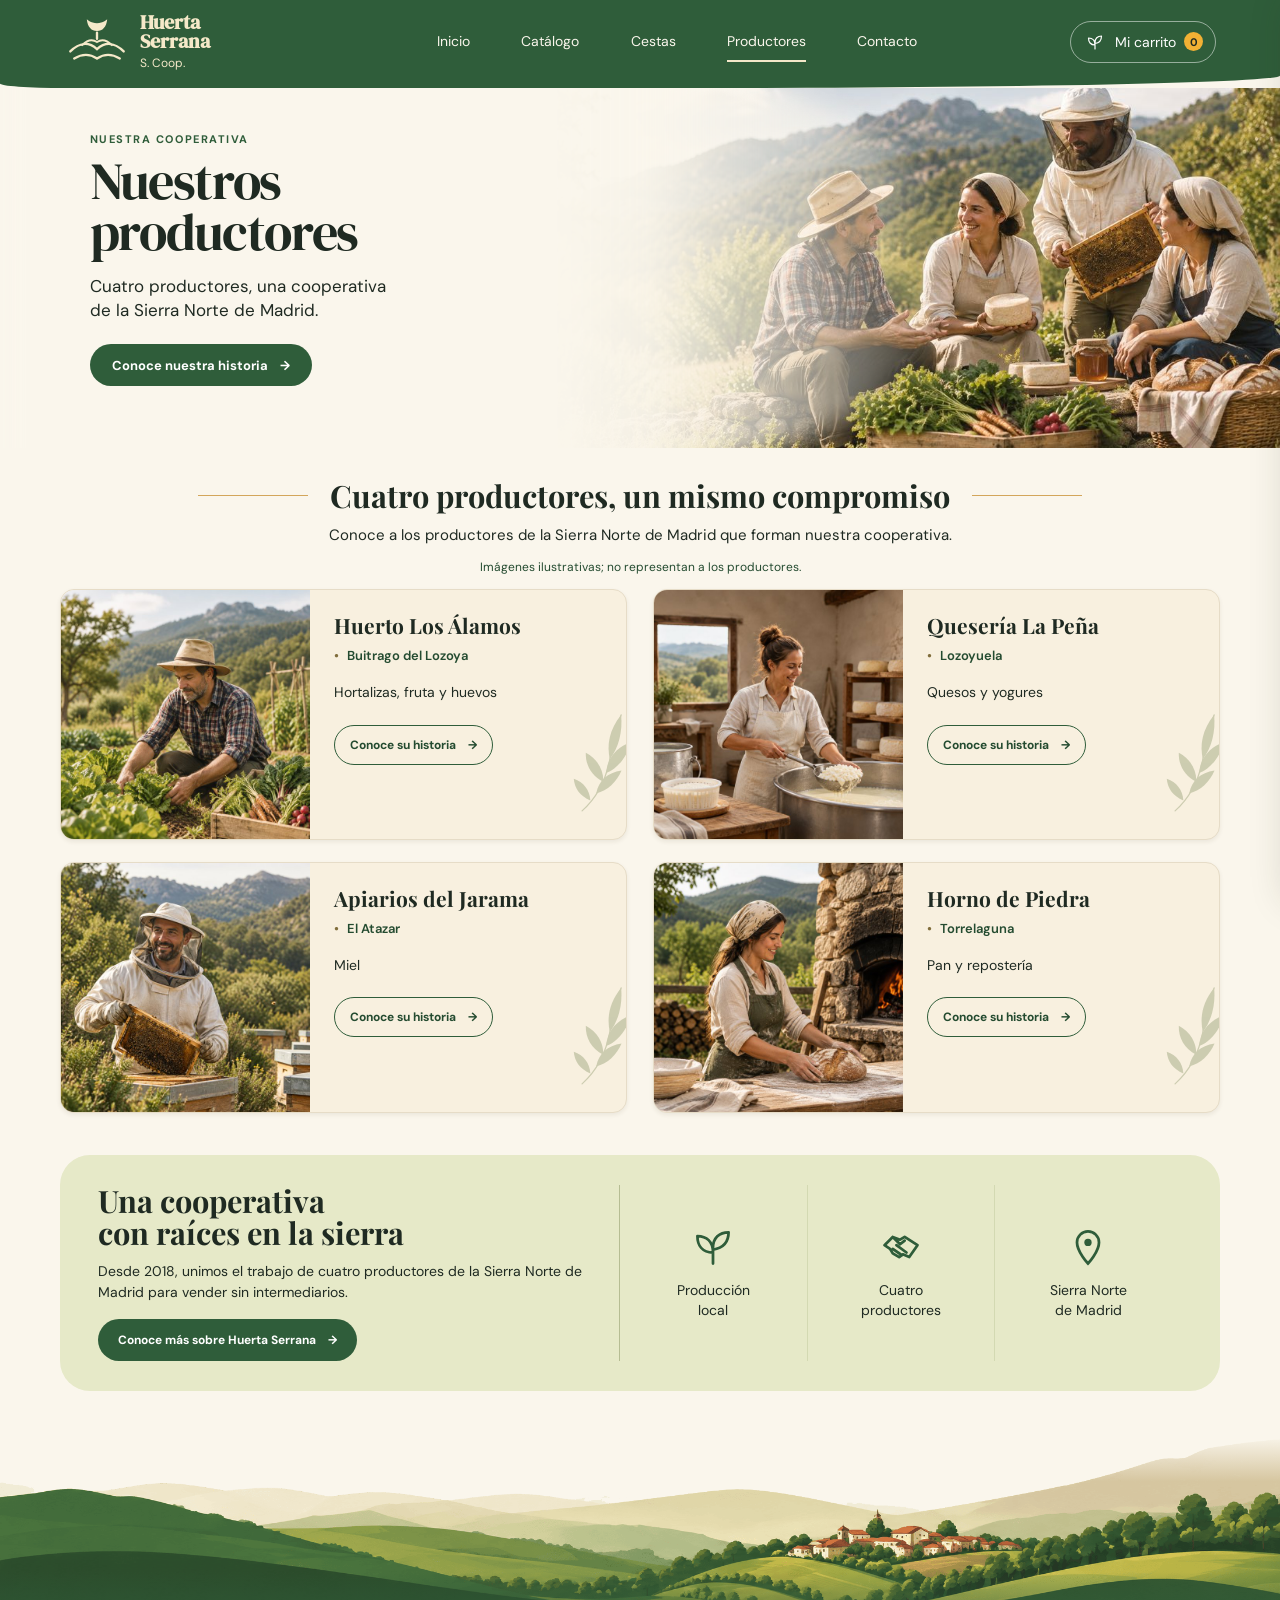
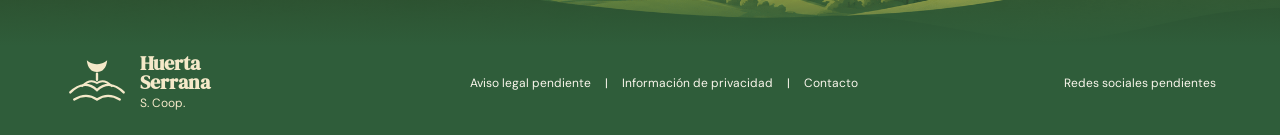
<file: web/productores.html>
<!doctype html>
<html lang="es">
<head>
  <meta charset="utf-8">
  <meta name="viewport" content="width=device-width, initial-scale=1">
  <meta name="theme-color" content="#2f5d3a">
  <meta name="description" content="Conoce los cuatro productores de Huerta Serrana, cooperativa de la Sierra Norte de Madrid.">
  <title>Productores | Huerta Serrana S. Coop.</title>
  <meta property="og:type" content="website">
  <meta property="og:locale" content="es_ES">
  <meta property="og:site_name" content="Huerta Serrana S. Coop.">
  <meta property="og:url" content="https://raul-drupal-dev.github.io/UAX-huerta-serrana/productores.html">
  <meta property="og:title" content="Productores | Huerta Serrana S. Coop.">
  <meta property="og:description" content="Conoce los cuatro productores de Huerta Serrana, cooperativa de la Sierra Norte de Madrid.">
  <meta property="og:image" content="https://raul-drupal-dev.github.io/UAX-huerta-serrana/assets/home/hero-productores.jpg">
  <meta property="og:image:alt" content="Ilustración de cuatro productores reunidos en la sierra">
  <meta name="twitter:card" content="summary_large_image">
  <link rel="preconnect" href="https://fonts.googleapis.com">
  <link rel="preconnect" href="https://fonts.gstatic.com" crossorigin>
  <link href="https://fonts.googleapis.com/css2?family=DM+Serif+Display&display=swap" rel="stylesheet">
  <link rel="stylesheet" href="assets/css/productores.css">
  <link rel="stylesheet" href="assets/css/general.css">
</head>
<body>
  <a class="skip-link" href="#contenido">Saltar al contenido</a>
  <svg class="icon-definitions" aria-hidden="true" focusable="false">
    <symbol id="icon-sprout" viewBox="0 0 48 36">
      <path d="M24 32V18M24 24C15 24 11 18 11 10c8 0 13 4 13 14ZM24 19c0-8 5-13 13-13 0 8-4 14-13 15Z" fill="none" stroke="currentColor" stroke-width="2.4" stroke-linecap="round" stroke-linejoin="round"/>
    </symbol>
    <symbol id="icon-herd" viewBox="0 0 48 48">
      <path d="M14 31c-5 0-7-3-7-7 0-3 2-5 5-6 0-5 4-8 9-7 4-3 9-1 10 3 4 0 6 3 6 6 3 1 4 4 3 7-1 3-4 4-7 4H14Zm2 0v7m15-7v7m4-17 5 1v6l-4 2m-5-13 3-4" fill="none" stroke="currentColor" stroke-width="2.5" stroke-linecap="round" stroke-linejoin="round"/>
    </symbol>
    <symbol id="icon-milk" viewBox="0 0 48 48">
      <path d="M18 7h12m-10 0v8l-5 6v18h18V21l-5-6V7M15 25h18M20 32c2-3 4-5 4-5s4 4 4 6a4 4 0 0 1-8 0Z" fill="none" stroke="currentColor" stroke-width="2.5" stroke-linecap="round" stroke-linejoin="round"/>
    </symbol>
    <symbol id="icon-cheese" viewBox="0 0 48 48">
      <path d="M6 22 35 9v9l7 4v15H6V22Zm0 0h36M35 9l7 4v9M15 29h.1m10 3h.1m9-4h.1" fill="none" stroke="currentColor" stroke-width="2.7" stroke-linecap="round" stroke-linejoin="round"/>
    </symbol>
    <symbol id="icon-hive" viewBox="0 0 48 48">
      <path d="M12 37h24M14 37V24c0-7 4-12 10-12s10 5 10 12v13M12 25h24M14 19h20M20 37v-5a4 4 0 0 1 8 0v5M21 7h6" fill="none" stroke="currentColor" stroke-width="2.5" stroke-linecap="round" stroke-linejoin="round"/>
    </symbol>
    <symbol id="icon-flower" viewBox="0 0 48 48">
      <path d="M24 27v14m0-7c-5 0-8-2-9-6 5 0 8 2 9 6Zm0 3c5 0 8-2 9-6-5 0-8 2-9 6ZM24 11c-2-5-8-3-7 2-5-1-7 5-2 7-3 4 1 8 5 5 2 5 8 5 9 0 5 3 9-1 6-5 5-2 3-8-2-7 1-5-5-7-7-2Z" fill="none" stroke="currentColor" stroke-width="2.3" stroke-linecap="round" stroke-linejoin="round"/><circle cx="24" cy="19" r="3" fill="none" stroke="currentColor" stroke-width="2.3"/>
    </symbol>
    <symbol id="icon-sun" viewBox="0 0 48 48">
      <circle cx="24" cy="24" r="8" fill="none" stroke="currentColor" stroke-width="2.5"/>
      <path d="M24 6v5m0 26v5M6 24h5m26 0h5M11 11l4 4m18 18 4 4m0-26-4 4M15 33l-4 4" fill="none" stroke="currentColor" stroke-width="2.5" stroke-linecap="round"/>
    </symbol>
    <symbol id="icon-grain" viewBox="0 0 48 48">
      <path d="M24 42V8m0 12c-6 0-9-3-9-8 6 0 9 3 9 8Zm0 8c-6 0-9-3-9-8 6 0 9 3 9 8Zm0-8c6 0 9-3 9-8-6 0-9 3-9 8Zm0 8c6 0 9-3 9-8-6 0-9 3-9 8Z" fill="none" stroke="currentColor" stroke-width="2.5" stroke-linecap="round" stroke-linejoin="round"/>
    </symbol>
    <symbol id="icon-dough" viewBox="0 0 48 48">
      <path d="M8 27h32c-1 8-6 12-16 12S9 35 8 27Zm5-5c0-6 5-10 11-10s11 4 11 10M18 18l3-3m4 5 3-3" fill="none" stroke="currentColor" stroke-width="2.5" stroke-linecap="round" stroke-linejoin="round"/>
    </symbol>
    <symbol id="icon-fire" viewBox="0 0 48 48">
      <path d="M24 41c-8 0-13-5-13-12 0-6 4-10 7-13 0 5 2 6 3 7 0-7 4-10 5-16 6 5 11 12 11 21 0 8-5 13-13 13Zm0 0c-4 0-6-3-6-6 0-3 2-5 5-8 0 4 4 5 4 8 0 3-1 6-3 6Z" fill="none" stroke="currentColor" stroke-width="2.5" stroke-linecap="round" stroke-linejoin="round"/>
    </symbol>
  </svg>

  <header class="site-header">
    <div class="header-inner">
      <a class="brand" href="index.html" aria-label="Huerta Serrana, inicio">
        <svg class="brand-mark" viewBox="0 0 84 62" aria-hidden="true">
          <path d="M42 7c-8 0-13-5-13-5 1 10 6 15 13 15S54 12 55 2c0 0-5 5-13 5Z" fill="currentColor"/>
          <path d="M42 19v8M8 43c12-12 24-12 34-3 10-9 22-9 34 3M13 52c10-6 20-6 29 0 9-6 19-6 29 0" fill="none" stroke="currentColor" stroke-width="3" stroke-linecap="round"/>
          <path d="M23 35c7-7 13-8 19-4 6-4 12-3 19 4" fill="none" stroke="currentColor" stroke-width="2.5" stroke-linecap="round"/>
        </svg>
        <span class="brand-type"><strong>Huerta<br>Serrana</strong><small>S. Coop.</small></span>
      </a>
      <nav class="desktop-nav" aria-label="Navegación principal">
        <a href="index.html">Inicio</a>
        <a href="catalogo.html">Catálogo</a>
        <a href="cestas.html">Cestas</a>
        <a class="active" href="productores.html" aria-current="page">Productores</a>
        <a href="contacto.html">Contacto</a>
      </nav>
      <div class="header-actions">
        <button class="cart-trigger" type="button" id="cartOpen" aria-label="Abrir carrito">
          <svg class="sprout-icon" aria-hidden="true" focusable="false"><use href="#icon-sprout"></use></svg><span class="cart-trigger-label">Mi carrito</span>
          <b id="cartCount" class="cart-count">0</b>
        </button>
        <button class="menu-toggle" id="menuToggle" type="button" aria-label="Abrir menú" aria-expanded="false" aria-controls="mobile-nav">☰</button>
      </div>
    </div>
    <nav id="mobile-nav" class="mobile-nav" aria-label="Navegación móvil" hidden>
      <a href="index.html">Inicio</a><a href="catalogo.html">Catálogo</a><a href="cestas.html">Cestas</a><a href="productores.html" aria-current="page">Productores</a><a href="contacto.html">Contacto</a>
    </nav>
  </header>

  <section class="hero" aria-labelledby="heroTitle">
    <div class="hero-copy">
      <p class="eyebrow">NUESTRA COOPERATIVA</p>
      <h1 id="heroTitle">Nuestros productores</h1>
      <p class="hero-lead">Cuatro productores, una cooperativa<br class="desktop-only"> de la Sierra Norte de Madrid.</p>
      <a class="button button-green" href="#cooperativa">Conoce nuestra historia <span aria-hidden="true">→</span></a>
    </div>
    <div class="hero-photo hero-photo--productores" role="img" aria-label="Ilustración de cuatro productores reunidos en la sierra"></div>
  </section>

  <main id="contenido" class="producers-page">
    <section id="productores" aria-labelledby="producers-title">
      <div class="section-heading">
        <h2 id="producers-title">Cuatro productores, un mismo compromiso</h2>
        <p>Conoce a los productores de la Sierra Norte de Madrid que forman nuestra cooperativa.</p>
      </div>
      <p class="image-note">Imágenes ilustrativas; no representan a los productores.</p>
      <div class="producer-grid">
        <article class="producer-card">
          <img src="assets/home/productor-1.jpg" alt="" width="640" height="640" loading="lazy">
          <div class="producer-info">
            <h3>Huerto Los Álamos</h3>
            <p class="location">Buitrago del Lozoya</p>
            <p>Hortalizas, fruta y huevos</p>
            <details><summary data-story="alamosStory">Conoce su historia <span aria-hidden="true">→</span></summary><p>Fundado en 2009. Finca familiar de 6 hectáreas con riego por goteo y certificación ecológica en trámite.</p></details>
          </div>
        </article>
        <article class="producer-card">
          <img src="assets/home/productor-2.jpg" alt="" width="640" height="640" loading="lazy">
          <div class="producer-info">
            <h3>Quesería La Peña</h3>
            <p class="location">Lozoyuela</p>
            <p>Quesos y yogures</p>
            <details><summary data-story="penaStory">Conoce su historia <span aria-hidden="true">→</span></summary><p>Fundada en 2014. Rebaño de 120 cabras y 80 ovejas; elaboración artesanal con leche del día.</p></details>
          </div>
        </article>
        <article class="producer-card">
          <img src="assets/home/productor-3.jpg" alt="" width="640" height="640" loading="lazy">
          <div class="producer-info">
            <h3>Apiarios del Jarama</h3>
            <p class="location">El Atazar</p>
            <p>Miel</p>
            <details><summary data-story="jaramaStory">Conoce su historia <span aria-hidden="true">→</span></summary><p>Fundado en 2011. Cuarenta colmenas trashumantes entre el romero de primavera y el brezo de verano.</p></details>
          </div>
        </article>
        <article class="producer-card">
          <img src="assets/home/productor-4.jpg" alt="" width="640" height="640" loading="lazy">
          <div class="producer-info">
            <h3>Horno de Piedra</h3>
            <p class="location">Torrelaguna</p>
            <p>Pan y repostería</p>
            <details><summary data-story="hornoStory">Conoce su historia <span aria-hidden="true">→</span></summary><p>Fundado en 2017. Horno de leña con masa madre propia y harinas de molino local.</p></details>
          </div>
        </article>
      </div>
    </section>

    <section class="cooperative" id="cooperativa" aria-labelledby="cooperative-title">
      <div class="cooperative-copy">
        <h2 id="cooperative-title">Una cooperativa<br>con raíces en la sierra</h2>
        <p>Desde 2018, unimos el trabajo de cuatro productores de la Sierra Norte de Madrid para vender sin intermediarios.</p>
        <details class="cooperative-story">
          <summary class="button button-green" data-story="cooperativeStory">Conoce más sobre Huerta Serrana <span aria-hidden="true">→</span></summary>
          <p>En esta recreación imaginamos cómo cuatro productores de la Sierra Norte de Madrid decidieron unir sus oficios para acercar sus productos a las mesas sin intermediarios. Así nació Huerta Serrana en 2018.</p>
        </details>
      </div>
      <ul class="cooperative-values">
        <li><svg viewBox="0 0 48 48" aria-hidden="true"><path d="M24 42V23M24 30C12 30 7 22 7 12c10 0 17 6 17 18ZM24 25C24 14 31 8 41 8c0 10-5 17-17 19Z" fill="none" stroke="currentColor" stroke-width="3" stroke-linecap="round" stroke-linejoin="round"/></svg>Producción<br>local</li>
        <li><svg viewBox="0 0 48 48" aria-hidden="true"><path d="M6 22 15 13l8 3 5-3 14 9-9 13-7-3-4 3-7-4-3-5-6-4Zm9-9 8 8 5-4m-13 9 10 7m-6-11 11 8" fill="none" stroke="currentColor" stroke-width="3" stroke-linecap="round" stroke-linejoin="round"/></svg>Cuatro<br>productores</li>
        <li><svg viewBox="0 0 48 48" aria-hidden="true"><path d="M24 42S12 29 12 19a12 12 0 0 1 24 0c0 10-12 23-12 23Z" fill="none" stroke="currentColor" stroke-width="3"/><circle cx="24" cy="19" r="4" fill="currentColor"/></svg>Sierra Norte<br>de Madrid</li>
      </ul>
    </section>
  </main>

  <dialog class="story-dialog story-dialog--cooperative" id="cooperativeStory" aria-labelledby="cooperativeStoryTitle" aria-describedby="cooperativeStoryNote">
    <button class="story-close" type="button" aria-label="Cerrar historia" autofocus>×</button>
    <div class="story-layout">
      <div class="story-visual">
        <img src="assets/home/hero-productores.jpg" alt="" width="1200" height="600" loading="lazy">
        <div class="story-visual-caption"><span>UNA HISTORIA COMPARTIDA</span><p>Cuatro oficios,<br>una misma sierra.</p></div>
      </div>
      <div class="story-content">
        <p class="story-kicker"><svg class="sprout-icon" aria-hidden="true" focusable="false"><use href="#icon-sprout"></use></svg> Sierra Norte de Madrid</p>
        <h2 id="cooperativeStoryTitle">Así imaginamos nuestros comienzos</h2>
        <p class="story-intro">Una historia de encuentros, oficios y ganas de caminar juntos.</p>
        <p class="story-note" id="cooperativeStoryNote">Recreación narrativa: los detalles del encuentro son imaginados. Imagen ilustrativa.</p>
        <ol class="story-path">
          <li>
            <span class="story-step" aria-hidden="true"><svg viewBox="0 0 48 36" focusable="false"><use href="#icon-sprout"></use></svg></span>
            <div><p class="story-era">LA SIERRA · CUATRO OFICIOS</p><h3>Vecinos con una idea</h3><p>Imaginemos una mesa compartida tras una jornada de trabajo. Allí se reúnen quienes conocen la huerta, la quesería, las colmenas y el horno. Cada oficio tiene su ritmo, pero todos comparten un mismo lugar: la sierra.</p></div>
          </li>
          <li>
            <span class="story-step" aria-hidden="true"><svg viewBox="0 0 48 48" focusable="false"><path d="M6 22 15 13l8 3 5-3 14 9-9 13-7-3-4 3-7-4-3-5-6-4Zm9-9 8 8 5-4m-13 9 10 7m-6-11 11 8" fill="none" stroke="currentColor" stroke-width="3" stroke-linecap="round" stroke-linejoin="round"/></svg></span>
            <div><p class="story-era">2018 · UN CAMINO COMÚN</p><h3>Una cooperativa echa raíces</h3><p>En 2018, Huerto Los Álamos, Quesería La Peña, Apiarios del Jarama y Horno de Piedra se unen en Huerta Serrana para vender sus productos sin intermediarios.</p></div>
          </li>
          <li>
            <span class="story-step" aria-hidden="true"><svg viewBox="0 0 48 48" focusable="false"><use href="#icon-grain"></use></svg></span>
            <div><p class="story-era">DE LA SIERRA A LA MESA</p><h3>Distintos oficios, una historia</h3><p>De aquella mesa imaginada nace una forma bonita de contar lo que los une: los productos de cuatro oficios y el deseo de acercarlos a quienes los disfrutan.</p></div>
          </li>
        </ol>
        <div class="story-fact"><svg class="sprout-icon" aria-hidden="true" focusable="false"><use href="#icon-sprout"></use></svg><p><strong>La cooperativa</strong><br>Cuatro productores de la Sierra Norte de Madrid desde 2018.</p></div>
      </div>
    </div>
  </dialog>

  <dialog class="story-dialog" id="alamosStory" aria-labelledby="alamosStoryTitle" aria-describedby="alamosStoryNote">
    <button class="story-close" type="button" aria-label="Cerrar historia" autofocus>×</button>
    <div class="story-layout">
      <div class="story-visual">
        <img src="assets/home/productor-1.jpg" alt="" width="640" height="640" loading="lazy">
        <div class="story-visual-caption">
          <span>UNA HISTORIA DE LA SIERRA</span>
          <p>La tierra, el agua<br>y sus raíces.</p>
        </div>
      </div>
      <div class="story-content">
        <p class="story-kicker"><svg class="sprout-icon" aria-hidden="true" focusable="false"><use href="#icon-sprout"></use></svg> Buitrago del Lozoya</p>
        <h2 id="alamosStoryTitle">Huerto Los Álamos</h2>
        <p class="story-intro">Un pequeño recorrido por una finca familiar de la Sierra Norte de Madrid.</p>
        <p class="story-note" id="alamosStoryNote">Recreación narrativa basada en los datos del proyecto. Imagen ilustrativa.</p>
        <ol class="story-path">
          <li>
            <span class="story-step" aria-hidden="true"><svg viewBox="0 0 48 36" focusable="false"><use href="#icon-sprout"></use></svg></span>
            <div><p class="story-era">2009 · EL COMIENZO</p><h3>Raíces en la sierra</h3><p>La historia comienza en Buitrago del Lozoya, donde una finca familiar encuentra su lugar entre la tierra y la sierra.</p></div>
          </li>
          <li>
            <span class="story-step" aria-hidden="true"><svg viewBox="0 0 48 48" focusable="false"><path d="M25 25V14m0 7c-5 0-8-3-8-8 5 0 8 3 8 8Zm0-3c0-5 3-8 8-8 0 5-3 8-8 8ZM5 30l7-1 8 4h7a3 3 0 0 0 0-6h-8l-5-3H9l-4 2m0 4 11 8h13l13-8a3 3 0 0 0-3-5l-8 4" fill="none" stroke="currentColor" stroke-width="2.4" stroke-linecap="round" stroke-linejoin="round"/></svg></span>
            <div><p class="story-era">LA FINCA · 6 HECTÁREAS</p><h3>El cuidado de cada surco</h3><p>En sus seis hectáreas, el riego por goteo acompaña el trabajo de la huerta. Hortalizas, fruta y huevos forman parte de su especialidad.</p></div>
          </li>
          <li>
            <span class="story-step" aria-hidden="true"><svg viewBox="0 0 48 48" focusable="false"><path d="M6 22 15 13l8 3 5-3 14 9-9 13-7-3-4 3-7-4-3-5-6-4Zm9-9 8 8 5-4m-13 9 10 7m-6-11 11 8" fill="none" stroke="currentColor" stroke-width="3" stroke-linecap="round" stroke-linejoin="round"/></svg></span>
            <div><p class="story-era">2018 · UN CAMINO COMPARTIDO</p><h3>De la huerta a la cooperativa</h3><p>Desde 2018, Huerto Los Álamos forma parte de Huerta Serrana junto a otros tres productores, unidos para vender sin intermediarios.</p></div>
          </li>
        </ol>
        <div class="story-fact"><svg class="sprout-icon" aria-hidden="true" focusable="false"><use href="#icon-sprout"></use></svg><p><strong>Mirando al futuro</strong><br>Certificación ecológica en trámite.</p></div>
      </div>
    </div>
  </dialog>

  <dialog class="story-dialog story-dialog--queseria" id="penaStory" aria-labelledby="penaStoryTitle" aria-describedby="penaStoryNote">
    <button class="story-close" type="button" aria-label="Cerrar historia" autofocus>×</button>
    <div class="story-layout">
      <div class="story-visual">
        <img src="assets/home/productor-2.jpg" alt="" width="640" height="640" loading="lazy">
        <div class="story-visual-caption"><span>EL OFICIO DE LA QUESERÍA</span><p>Del rebaño<br>a la mesa.</p></div>
      </div>
      <div class="story-content">
        <p class="story-kicker"><svg class="sprout-icon" aria-hidden="true" focusable="false"><use href="#icon-cheese"></use></svg> Lozoyuela</p>
        <h2 id="penaStoryTitle">Quesería La Peña</h2>
        <p class="story-intro">Una historia de rebaño, leche del día y elaboración artesanal.</p>
        <p class="story-note" id="penaStoryNote">Recreación narrativa basada en los datos del proyecto. Imagen ilustrativa.</p>
        <ol class="story-path">
          <li>
            <span class="story-step" aria-hidden="true"><svg viewBox="0 0 48 48" focusable="false"><use href="#icon-herd"></use></svg></span>
            <div><p class="story-era">2014 · LOZOYUELA</p><h3>Una quesería junto al rebaño</h3><p>La Peña comienza su recorrido en Lozoyuela. Su historia está ligada a un rebaño de 120 cabras y 80 ovejas.</p></div>
          </li>
          <li>
            <span class="story-step" aria-hidden="true"><svg viewBox="0 0 48 48" focusable="false"><use href="#icon-milk"></use></svg></span>
            <div><p class="story-era">LA LECHE DEL DÍA</p><h3>La materia prima</h3><p>La leche del día es el punto de partida de su elaboración artesanal: una forma de trabajar que da sentido a cada paso del oficio.</p></div>
          </li>
          <li>
            <span class="story-step" aria-hidden="true"><svg viewBox="0 0 48 48" focusable="false"><use href="#icon-cheese"></use></svg></span>
            <div><p class="story-era">EL OFICIO · QUESOS Y YOGURES</p><h3>De la leche a la quesería</h3><p>Quesos y yogures cuentan la otra parte de esta historia, que La Peña comparte con los demás productores de Huerta Serrana.</p></div>
          </li>
        </ol>
        <div class="story-fact"><svg class="sprout-icon" aria-hidden="true" focusable="false"><use href="#icon-herd"></use></svg><p><strong>Su rebaño</strong><br>120 cabras y 80 ovejas.</p></div>
      </div>
    </div>
  </dialog>

  <dialog class="story-dialog story-dialog--apiarios" id="jaramaStory" aria-labelledby="jaramaStoryTitle" aria-describedby="jaramaStoryNote">
    <button class="story-close" type="button" aria-label="Cerrar historia" autofocus>×</button>
    <div class="story-layout">
      <div class="story-visual">
        <img src="assets/home/productor-3.jpg" alt="" width="640" height="640" loading="lazy">
        <div class="story-visual-caption"><span>AL RITMO DE LAS FLORACIONES</span><p>Un viaje entre<br>romero y brezo.</p></div>
      </div>
      <div class="story-content">
        <p class="story-kicker"><svg class="sprout-icon" aria-hidden="true" focusable="false"><use href="#icon-flower"></use></svg> El Atazar</p>
        <h2 id="jaramaStoryTitle">Apiarios del Jarama</h2>
        <p class="story-intro">Una historia que se mueve con las estaciones y el paisaje de la sierra.</p>
        <p class="story-note" id="jaramaStoryNote">Recreación narrativa basada en los datos del proyecto. Imagen ilustrativa.</p>
        <ol class="story-path">
          <li>
            <span class="story-step" aria-hidden="true"><svg viewBox="0 0 48 48" focusable="false"><use href="#icon-hive"></use></svg></span>
            <div><p class="story-era">2011 · EL ATAZAR</p><h3>Una historia de colmenas</h3><p>Apiarios del Jarama inicia su recorrido en El Atazar. Cuarenta colmenas trashumantes forman parte de su historia.</p></div>
          </li>
          <li>
            <span class="story-step" aria-hidden="true"><svg viewBox="0 0 48 48" focusable="false"><use href="#icon-flower"></use></svg></span>
            <div><p class="story-era">PRIMAVERA · ROMERO</p><h3>El camino de la floración</h3><p>En primavera, el romero marca una parada en el recorrido de las colmenas: un paisaje que acompaña el trabajo de la miel.</p></div>
          </li>
          <li>
            <span class="story-step" aria-hidden="true"><svg viewBox="0 0 48 48" focusable="false"><use href="#icon-sun"></use></svg></span>
            <div><p class="story-era">VERANO · BREZO</p><h3>El viaje continúa</h3><p>Con el verano llega el brezo y el recorrido sigue. En Huerta Serrana, esta historia se une a la de otros tres productores.</p></div>
          </li>
        </ol>
        <div class="story-fact"><svg class="sprout-icon" aria-hidden="true" focusable="false"><use href="#icon-hive"></use></svg><p><strong>En movimiento</strong><br>40 colmenas trashumantes.</p></div>
      </div>
    </div>
  </dialog>

  <dialog class="story-dialog story-dialog--horno" id="hornoStory" aria-labelledby="hornoStoryTitle" aria-describedby="hornoStoryNote">
    <button class="story-close" type="button" aria-label="Cerrar historia" autofocus>×</button>
    <div class="story-layout">
      <div class="story-visual">
        <img src="assets/home/productor-4.jpg" alt="" width="640" height="640" loading="lazy">
        <div class="story-visual-caption"><span>UN OFICIO CON RAÍCES</span><p>Harina, masa<br>y fuego.</p></div>
      </div>
      <div class="story-content">
        <p class="story-kicker"><svg class="sprout-icon" aria-hidden="true" focusable="false"><use href="#icon-grain"></use></svg> Torrelaguna</p>
        <h2 id="hornoStoryTitle">Horno de Piedra</h2>
        <p class="story-intro">Un recorrido por los ingredientes y el fuego que dan forma a su oficio.</p>
        <p class="story-note" id="hornoStoryNote">Recreación narrativa basada en los datos del proyecto. Imagen ilustrativa.</p>
        <ol class="story-path">
          <li>
            <span class="story-step" aria-hidden="true"><svg viewBox="0 0 48 48" focusable="false"><use href="#icon-grain"></use></svg></span>
            <div><p class="story-era">2017 · TORRELAGUNA</p><h3>El comienzo y la harina</h3><p>La historia de Horno de Piedra comienza en Torrelaguna. En su oficio, las harinas de molino local ocupan un lugar importante.</p></div>
          </li>
          <li>
            <span class="story-step" aria-hidden="true"><svg viewBox="0 0 48 48" focusable="false"><use href="#icon-dough"></use></svg></span>
            <div><p class="story-era">LA MASA MADRE</p><h3>Una masa con identidad</h3><p>La masa madre propia es parte del carácter del horno. Entre harina y masa se encuentra una de las claves de su oficio.</p></div>
          </li>
          <li>
            <span class="story-step" aria-hidden="true"><svg viewBox="0 0 48 48" focusable="false"><use href="#icon-fire"></use></svg></span>
            <div><p class="story-era">EL HORNO DE LEÑA</p><h3>El calor del horno</h3><p>El horno de leña completa el recorrido. Pan y repostería son su aportación al camino compartido de Huerta Serrana.</p></div>
          </li>
        </ol>
        <div class="story-fact"><svg class="sprout-icon" aria-hidden="true" focusable="false"><use href="#icon-fire"></use></svg><p><strong>Su oficio</strong><br>Pan y repostería con horno de leña.</p></div>
      </div>
    </div>
  </dialog>

  <footer class="site-footer" id="contacto">
    <div class="footer-landscape" aria-hidden="true">
      <img src="assets/home/sierra-footer.png" alt="" width="2234" height="368" loading="lazy">
    </div>
    <div class="footer-bottom">
      <div class="footer-inner">
        <a class="brand footer-brand" href="index.html" aria-label="Huerta Serrana, volver al inicio">
          <svg class="brand-mark" viewBox="0 0 84 62" aria-hidden="true">
            <path d="M42 7c-8 0-13-5-13-5 1 10 6 15 13 15S54 12 55 2c0 0-5 5-13 5Z" fill="currentColor"/>
            <path d="M42 19v8M8 43c12-12 24-12 34-3 10-9 22-9 34 3M13 52c10-6 20-6 29 0 9-6 19-6 29 0" fill="none" stroke="currentColor" stroke-width="3" stroke-linecap="round"/>
            <path d="M23 35c7-7 13-8 19-4 6-4 12-3 19 4" fill="none" stroke="currentColor" stroke-width="2.5" stroke-linecap="round"/>
          </svg>
          <span class="brand-type"><strong>Huerta<br>Serrana</strong><small>S. Coop.</small></span>
        </a>
        <div class="footer-links"><span>Aviso legal pendiente</span><span>|</span><a href="contacto.html#privacidad-formulario">Información de privacidad</a><span>|</span><a href="contacto.html">Contacto</a></div>
        <div class="social-links">Redes sociales pendientes</div>
      </div>
    </div>
  </footer>

  <div class="drawer-backdrop" id="drawerBackdrop"></div>
  <aside class="cart-drawer" id="cartDrawer" aria-labelledby="cartTitle" aria-hidden="true" inert>
    <div class="drawer-header"><h2 id="cartTitle"><svg class="sprout-icon" aria-hidden="true" focusable="false"><use href="#icon-sprout"></use></svg> Tu carrito</h2><button id="cartClose" class="close-button" aria-label="Cerrar carrito">×</button></div>
    <div class="cart-items" id="cartItems"><p class="empty-cart">Todavía no has añadido productos.</p></div>
    <div class="cart-summary">
      <div class="total-line"><strong>Total estimado</strong><span>—</span></div>
      <p class="price-disclaimer">El total queda pendiente de concretar impuestos y costes de envío.</p>
      <a class="button button-green checkout-button" href="pedido.html">Revisar pedido <span>→</span></a>
      <button class="button button-outline continue-shopping" id="continueShopping">← Seguir comprando</button>
    </div>
    <div class="delivery-note"><svg class="sprout-icon" aria-hidden="true" focusable="false"><use href="#icon-sprout"></use></svg><div><strong>Envío en Madrid y sierra</strong><small>Los jueves y sábados</small></div></div>
    <span class="drawer-leaf" aria-hidden="true"></span>
  </aside>
  <script src="assets/js/general.js"></script>
  <script src="assets/js/productores.js"></script>
</body>
</html>
</file>
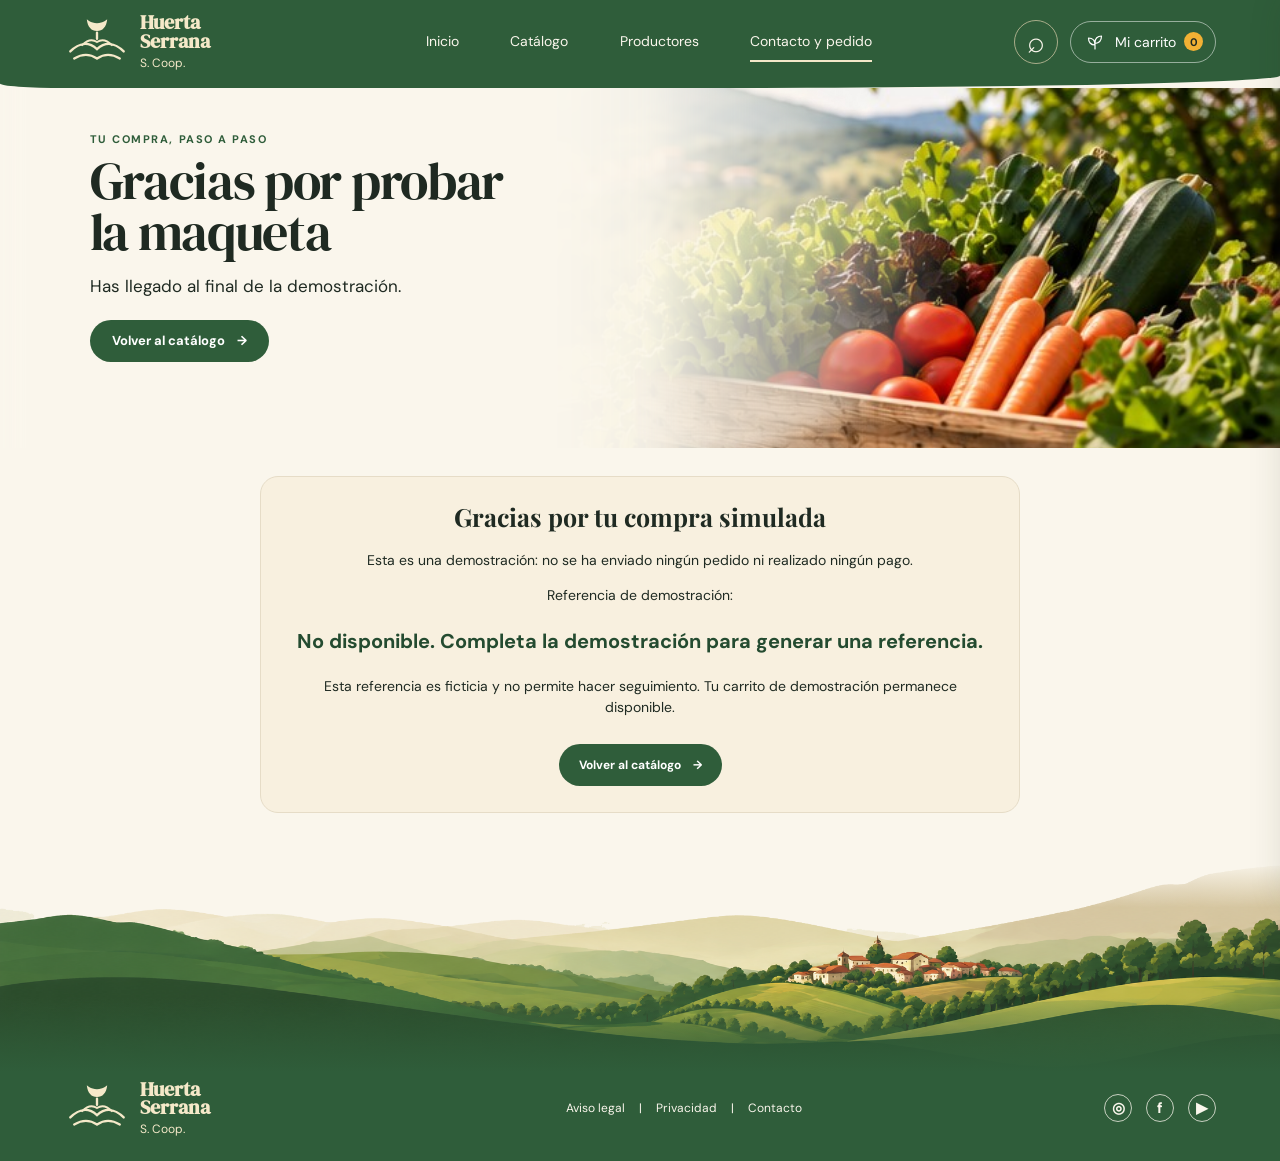
<file: diseños/huerta-serrana-pedido/gracias.html>
<!doctype html>
<html lang="es">
<head>
  <meta charset="utf-8">
  <meta name="viewport" content="width=device-width, initial-scale=1">
  <meta name="theme-color" content="#2f5d3a">
  <meta name="description" content="Fin de la demostración del pedido de Huerta Serrana.">
  <title>Gracias | Huerta Serrana S. Coop.</title>
  <link rel="preconnect" href="https://fonts.googleapis.com">
  <link rel="preconnect" href="https://fonts.gstatic.com" crossorigin>
  <link href="https://fonts.googleapis.com/css2?family=DM+Serif+Display&display=swap" rel="stylesheet">
  <link rel="stylesheet" href="../huerta-serrana-catalogo/styles.css">
  <link rel="stylesheet" href="styles.css">
</head>
<body>
  <a class="skip-link" href="#contenido">Saltar al contenido</a>
  <svg class="icon-definitions" aria-hidden="true" focusable="false"><symbol id="icon-sprout" viewBox="0 0 48 36"><path d="M24 32V18M24 24C15 24 11 18 11 10c8 0 13 4 13 14ZM24 19c0-8 5-13 13-13 0 8-4 14-13 15Z" fill="none" stroke="currentColor" stroke-width="2.4" stroke-linecap="round" stroke-linejoin="round"/></symbol></svg>
  <header class="site-header">
    <div class="header-inner">
      <a class="brand" href="../huerta-serrana-home/index.html#inicio" aria-label="Huerta Serrana, inicio">
        <svg class="brand-mark" viewBox="0 0 84 62" aria-hidden="true"><path d="M42 7c-8 0-13-5-13-5 1 10 6 15 13 15S54 12 55 2c0 0-5 5-13 5Z" fill="currentColor"/><path d="M42 19v8M8 43c12-12 24-12 34-3 10-9 22-9 34 3M13 52c10-6 20-6 29 0 9-6 19-6 29 0" fill="none" stroke="currentColor" stroke-width="3" stroke-linecap="round"/><path d="M23 35c7-7 13-8 19-4 6-4 12-3 19 4" fill="none" stroke="currentColor" stroke-width="2.5" stroke-linecap="round"/></svg>
        <span class="brand-type"><strong>Huerta<br>Serrana</strong><small>S. Coop.</small></span>
      </a>
      <nav class="desktop-nav" aria-label="Navegación principal"><a href="../huerta-serrana-home/index.html#inicio">Inicio</a><a href="../huerta-serrana-catalogo/index.html#productos">Catálogo</a><a href="../huerta-serrana-productores/index.html#productores">Productores</a><a class="active" href="../huerta-serrana-contacto/index.html">Contacto y pedido</a></nav>
      <div class="header-actions">
        <button class="search-link" type="button" aria-label="Mostrar buscador" id="searchToggle"><span aria-hidden="true">⌕</span></button>
        <button class="cart-trigger" type="button" id="cartOpen" aria-label="Abrir carrito"><svg class="sprout-icon" aria-hidden="true" focusable="false"><use href="#icon-sprout"></use></svg><span class="cart-trigger-label">Mi carrito</span><b id="cartCount" class="cart-count">0</b></button>
        <button class="menu-toggle" id="menuToggle" type="button" aria-label="Abrir menú" aria-expanded="false" aria-controls="mobile-nav">☰</button>
      </div>
    </div>
    <nav id="mobile-nav" class="mobile-nav" aria-label="Navegación móvil" hidden><a href="../huerta-serrana-home/index.html#inicio">Inicio</a><a href="../huerta-serrana-catalogo/index.html#productos">Catálogo</a><a href="../huerta-serrana-productores/index.html#productores">Productores</a><a href="../huerta-serrana-contacto/index.html">Contacto y pedido</a></nav>
  </header>
  <section class="hero" aria-labelledby="heroTitle">
    <div class="hero-copy"><p class="eyebrow">TU COMPRA, PASO A PASO</p><h1 id="heroTitle">Gracias por probar la maqueta</h1><p class="hero-lead">Has llegado al final de la demostración.</p><a class="button button-green" href="../huerta-serrana-catalogo/index.html#productos">Volver al catálogo <span aria-hidden="true">→</span></a></div>
    <div class="hero-photo" role="img" aria-label="Cesta de verduras frescas de temporada"></div>
  </section>
  <main class="order-page" id="contenido">
    <section class="order-panel thank-you" aria-labelledby="thanksTitle">
      <h2 id="thanksTitle">Gracias por tu compra simulada</h2>
      <p>Esta es una demostración: no se ha enviado ningún pedido ni realizado ningún pago.</p>
      <p>Referencia de demostración:</p>
      <p class="reference" id="demoReference">No disponible. Completa la demostración para generar una referencia.</p>
      <p>Esta referencia es ficticia y no permite hacer seguimiento. Tu carrito de demostración permanece disponible.</p>
      <a class="button button-green" href="../huerta-serrana-catalogo/index.html#productos">Volver al catálogo <span aria-hidden="true">→</span></a>
    </section>
  </main>
  <footer class="site-footer" id="contacto">
    <div class="footer-landscape" aria-hidden="true"><img src="../huerta-serrana-home/assets/sierra-footer.png" alt="" width="2234" height="368"></div>
    <div class="footer-bottom"><div class="footer-inner">
      <a class="brand footer-brand" href="../huerta-serrana-home/index.html#inicio" aria-label="Huerta Serrana, volver al inicio"><svg class="brand-mark" viewBox="0 0 84 62" aria-hidden="true"><path d="M42 7c-8 0-13-5-13-5 1 10 6 15 13 15S54 12 55 2c0 0-5 5-13 5Z" fill="currentColor"/><path d="M42 19v8M8 43c12-12 24-12 34-3 10-9 22-9 34 3M13 52c10-6 20-6 29 0 9-6 19-6 29 0" fill="none" stroke="currentColor" stroke-width="3" stroke-linecap="round"/><path d="M23 35c7-7 13-8 19-4 6-4 12-3 19 4" fill="none" stroke="currentColor" stroke-width="2.5" stroke-linecap="round"/></svg><span class="brand-type"><strong>Huerta<br>Serrana</strong><small>S. Coop.</small></span></a>
      <div class="footer-links"><a href="#contacto">Aviso legal</a><span>|</span><a href="#contacto">Privacidad</a><span>|</span><a href="mailto:pedidos@huertaserrana.example">Contacto</a></div>
      <div class="social-links" aria-label="Redes sociales"><a href="#contacto" aria-label="Instagram">◎</a><a href="#contacto" aria-label="Facebook">f</a><a href="#contacto" aria-label="YouTube">▶</a></div>
    </div></div>
  </footer>
  <div class="drawer-backdrop" id="drawerBackdrop"></div>
  <aside class="cart-drawer" id="cartDrawer" aria-labelledby="cartTitle" aria-hidden="true" inert>
    <div class="drawer-header"><h2 id="cartTitle"><svg class="sprout-icon" aria-hidden="true" focusable="false"><use href="#icon-sprout"></use></svg> Tu carrito</h2><button id="cartClose" class="close-button" aria-label="Cerrar carrito">×</button></div>
    <div class="cart-items" id="cartItems"><p class="empty-cart">Todavía no has añadido productos.</p></div>
    <div class="cart-summary"><div class="total-line"><strong>Total estimado</strong><span>—</span></div><p class="price-disclaimer">El importe se calculará cuando se incorporen los precios validados del catálogo.</p><a class="button button-green checkout-button" href="index.html">Revisar pedido <span>→</span></a><button class="button button-outline continue-shopping" id="continueShopping">← Seguir comprando</button></div>
    <div class="delivery-note"><svg class="sprout-icon" aria-hidden="true" focusable="false"><use href="#icon-sprout"></use></svg><div><strong>Envío en Madrid y sierra</strong><small>Los jueves y sábados</small></div></div>
    <span class="drawer-leaf" aria-hidden="true"></span>
  </aside>
  <script src="../huerta-serrana-productores/app.js"></script>
  <script src="gracias.js"></script>
</body>
</html>
</file>
<file: diseños/huerta-serrana-catalogo-borrar/styles.css>
@import url('https://fonts.googleapis.com/css2?family=DM+Sans:wght@400;500;600;700&family=Playfair+Display:wght@600;700;800&display=swap');

:root{--green:#2f5d3a;--green-dark:#244b30;--cream:#faf6ec;--cream-2:#f4eddd;--ink:#1f2a22;--terra:#b5532a;--sand:#e8e2d2;--sage:#e6e9c8;--muted:#73796e;--line:#dfd4bd;--serif:'Playfair Display',Georgia,serif;--sans:'DM Sans',Arial,sans-serif}
*{box-sizing:border-box}
html{scroll-behavior:smooth}
body{margin:0;background:var(--cream);color:var(--ink);font-family:var(--sans);font-size:14px}
a{color:inherit;text-decoration:none}
button,select{font:inherit}
button{cursor:pointer}
.icon-definitions{position:absolute;width:0;height:0;overflow:hidden}
.sprout-icon{display:inline-block;width:24px;height:20px;flex:none;vertical-align:middle}
.skip-link{position:absolute;left:-9999px;top:8px;background:#fff;padding:10px;z-index:100}
.skip-link:focus{left:8px}
.site-header{position:relative;z-index:10;width:100%;background:var(--green);color:var(--cream);border-radius:0 0 46% 5%/0 0 14% 5%;min-height:88px}
.header-inner{max-width:1440px;margin:auto;padding:13px clamp(24px,5vw,72px);display:flex;align-items:center;justify-content:space-between;gap:28px}
.brand{display:flex;align-items:center;gap:10px;min-width:220px;color:#f5e9c9}
.brand-mark{width:66px;height:52px;flex:none}
.brand-type{font-family:'DM Serif Display',Georgia,serif;font-size:20px;line-height:.94;display:flex;flex-direction:column}
.brand-type small{font:12px var(--sans);margin-top:4px}
.desktop-nav{display:flex;align-items:center;gap:clamp(22px,4vw,54px);font-size:14px}
.desktop-nav a{padding:10px 0;border-bottom:2px solid transparent;white-space:nowrap}
.desktop-nav a:hover,.desktop-nav a:focus-visible,.desktop-nav .active{border-color:#f4e8c9}
.header-actions{display:flex;align-items:center;gap:12px}
.search-link{width:44px;height:44px;border:1px solid #a9ad8a;border-radius:50%;display:grid;place-items:center;font-size:30px;line-height:1;color:inherit;background:transparent}
.cart-trigger{border:1px solid rgba(255,255,255,.5);color:white;background:transparent;border-radius:30px;height:42px;min-width:42px;display:flex;align-items:center;gap:8px;padding:0 12px}
.cart-count{background:#f2b134;color:var(--ink);border-radius:50%;width:19px;height:19px;display:grid;place-items:center;font-size:11px}
.menu-toggle,.mobile-nav{display:none}
.hero{width:100%;margin:0;min-height:360px;position:relative;display:flex;align-items:stretch;overflow:hidden;background:var(--cream)}
.hero-copy{position:relative;z-index:2;isolation:isolate;width:max(52%,calc((100% - 1440px)/2 + 650px));min-height:360px;padding:44px clamp(48px,7vw,100px) 46px max(clamp(28px,7vw,100px),calc((100vw - 1440px)/2 + 72px))}
.hero-copy:before{content:"";position:absolute;z-index:-1;inset:0 -25% 0 0;background:var(--cream)}
.eyebrow{font-size:11px;text-transform:uppercase;letter-spacing:.14em;color:var(--green);font-weight:700;margin:0 0 10px}
h1,h2,h3,.product-title{font-family:var(--serif)}
.hero h1{font:clamp(39px,4.4vw,66px)/.98 'DM Serif Display',Georgia,serif;letter-spacing:-.025em;margin:0 0 15px;max-width:560px}
.hero-lead{font-size:17px;line-height:1.42;margin:0 0 22px}
.hero-photo{position:absolute;inset:0 0 0 32%;overflow:hidden}
.hero-photo:before{content:"";position:absolute;inset:0 0 0 -12%;background:url('../huerta-serrana-home/assets/hero-huerta.jpg') right top/cover no-repeat}
.hero .button{border-radius:999px;padding:12px 22px;font-size:13px}
.button{display:inline-flex;align-items:center;justify-content:center;gap:12px;border:0;border-radius:30px;padding:12px 20px;font-weight:700;font-size:12px;min-height:42px;transition:transform .18s,filter .18s}
.button:hover{filter:brightness(1.06);transform:translateY(-1px)}
.button:focus-visible,button:focus-visible,a:focus-visible,select:focus-visible,input:focus-visible{outline:3px solid #d89a30;outline-offset:3px}
.button-green{background:var(--green);color:white}
.button-terra{background:var(--terra);color:white;padding:10px 16px;min-height:36px;white-space:nowrap}
.button-outline{border:1px solid var(--green);background:transparent;color:var(--green)}
.catalog-layout{width:min(1160px,calc(100% - 56px));margin:18px auto 48px;display:grid;grid-template-columns:210px minmax(0,1fr);gap:26px;align-items:start}
.filters{background:#f3ecd9;border-radius:20px;padding:18px 16px 16px;box-shadow:0 5px 18px rgba(71,57,29,.04)}
.filter-heading{display:flex;justify-content:space-between;align-items:center}
.filter-heading h2{font-size:19px;margin:0 0 22px}
.filter-group{padding:0 0 13px;margin:0 0 13px;border-bottom:1px solid #dfd3b9}
.filter-group h3{font-family:var(--sans);font-size:13px;margin:0 0 12px;font-weight:700}
.filter-group label{display:flex;align-items:center;gap:9px;margin:9px 0;font-size:13px;cursor:pointer}
.filter-group input{accent-color:var(--green);width:15px;height:15px;margin:0}
.mini-leaf{width:18px;height:16px;color:#8b9c67}
.info{color:#9b946f}
.filter-allergens{border:0;margin-bottom:2px}
.clear-filters{width:100%;min-height:36px;padding:8px;font-size:11px}
.mobile-filter-close,.mobile-filter-open,.mobile-filter-backdrop{display:none}
.results-bar{height:42px;display:flex;align-items:center;justify-content:space-between;margin-bottom:15px}
.results-bar p{margin:0;font-size:12px}
.sort-control{display:flex;align-items:center;gap:10px;font-size:12px}
.sort-control select{border:1px solid var(--line);border-radius:22px;padding:9px 34px 9px 14px;background:#fbf7ed;color:var(--ink);min-width:150px}
.product-grid{display:grid;grid-template-columns:repeat(3,minmax(0,1fr));gap:16px}
.product-card{border:1px solid #e6dcc7;border-radius:12px;overflow:hidden;background:#f8f0df;box-shadow:0 2px 4px rgba(70,54,24,.08);min-width:0}
.product-image{height:132px;display:block;overflow:hidden;background:#e7dec9}
.product-image img{width:100%;height:100%;object-fit:cover;display:block;transition:transform .3s}
.product-card:hover .product-image img{transform:scale(1.035)}
.product-info{padding:11px 12px 12px}
.product-title{font-size:17px;font-weight:700;display:block;margin-bottom:8px;line-height:1.15}
.season-tag{display:inline-flex;align-items:center;background:#c8dfa9;color:#315b35;border-radius:20px;padding:4px 10px;font-size:10px;font-weight:700}
.producer{margin:10px 0 4px;font-size:13px}
.allergen-note{font-size:11px;margin:0;color:#5d604d}
.allergen-note .sprout-icon{width:16px;height:13px;color:#9c8753;margin-right:4px}
.product-actions{display:flex;align-items:center;justify-content:space-between;gap:6px;margin-top:12px}
.quantity{display:flex;align-items:center;gap:7px}
.quantity button{border:1px solid #d8cfb7;background:#f5edda;color:var(--green);border-radius:50%;width:25px;height:25px;font-weight:700;padding:0;line-height:1}
.quantity output{min-width:14px;text-align:center;font-weight:700}
.pagination{display:flex;justify-content:center;gap:8px;margin:28px 0 12px}
.page{width:34px;height:34px;border:1px solid var(--line);background:#fbf7ed;border-radius:50%;color:var(--ink);font-weight:600}
.page.active{background:var(--green);color:white;border-color:var(--green)}
.page.next{font-size:22px;line-height:1}
.data-note{font-size:10px;color:#777b6e;text-align:center;margin-top:12px}
.catalog-decoration{height:80px;background:url('../huerta-serrana-home/assets/espiga-decorativa.svg') right center/60px 80px no-repeat;opacity:.5;pointer-events:none}
.site-footer{position:relative;color:var(--cream);min-height:175px}
.footer-landscape{position:relative}
.footer-landscape img{display:block;width:100%;height:auto}
.footer-landscape:after{content:"";position:absolute;inset:0;background:linear-gradient(to bottom,var(--cream) 0%,transparent 22%,transparent 65%,var(--green) 100%);pointer-events:none}
.footer-bottom{position:relative;margin-top:-1px;background:var(--green)}
.footer-inner{max-width:1440px;margin:0 auto;padding:9px clamp(24px,5vw,72px) 24px;display:flex;align-items:center;justify-content:space-between;gap:24px;position:relative;z-index:1}
.footer-brand{min-width:200px}
.footer-links,.social-links{display:flex;align-items:center;gap:14px;font-size:12px}
.footer-links a:hover{text-decoration:underline}
.social-links a{width:28px;height:28px;border:1px solid rgba(250,246,236,.75);border-radius:50%;display:grid;place-items:center;font-weight:700;font-size:15px}
.drawer-backdrop{position:fixed;inset:0;background:rgba(25,35,27,.36);z-index:40;opacity:0;visibility:hidden;transition:.25s}
.cart-drawer{position:fixed;z-index:41;right:0;top:0;height:100dvh;width:min(390px,92vw);background:#fbf5e8;box-shadow:-12px 0 36px rgba(38,42,30,.18);padding:24px 20px;transform:translateX(105%);transition:transform .28s ease;display:flex;flex-direction:column;overflow:hidden}
body.cart-open .drawer-backdrop{opacity:1;visibility:visible}
body.cart-open .cart-drawer{transform:translateX(0)}
.drawer-header{display:flex;align-items:center;justify-content:space-between;border-bottom:1px solid var(--line);padding-bottom:17px}
.drawer-header h2{font-size:23px;margin:0}
.drawer-header h2 .sprout-icon{width:32px;height:24px;color:var(--green);margin-right:9px}
.close-button{border:0;background:none;font-size:30px;color:var(--ink);line-height:1}
.cart-items{overflow:auto;flex:1;padding:12px 0}
.empty-cart{color:#777;text-align:center;padding:28px 0;font-size:13px}
.cart-row{display:grid;grid-template-columns:66px 1fr auto;gap:11px;padding:12px 0;border-bottom:1px solid #e5dac4;align-items:start}
.cart-row img{width:66px;height:58px;object-fit:cover;border-radius:8px}
.cart-row strong{font-family:var(--serif);font-size:14px;display:block;margin:3px 0 7px}
.cart-row small{color:#73796e;font-size:11px}
.cart-row .quantity{margin-top:8px}
.remove-item{border:0;background:none;color:#6d705f}
.remove-item svg{display:block;width:20px;height:20px}
.cart-summary{border-top:1px solid var(--line);padding-top:16px}
.total-line{display:flex;justify-content:space-between;font-family:var(--serif);font-size:18px}
.price-disclaimer{font-size:10px;color:#73796e;line-height:1.45}
.checkout-button,.continue-shopping{width:100%;margin-top:9px}
.delivery-note{display:flex;align-items:center;gap:14px;background:#f0e8d2;border-radius:14px;padding:15px;margin-top:18px;color:var(--green);position:relative;z-index:1}
.delivery-note>.sprout-icon{width:36px;height:28px}
.delivery-note strong,.delivery-note small{display:block}
.delivery-note strong{font-size:12px}
.delivery-note small{font-size:11px;color:#5f6657;margin-top:3px}
.drawer-leaf{position:absolute;right:5px;bottom:8px;width:110px;height:160px;background:url('../huerta-serrana-home/assets/espiga-decorativa.svg') center/contain no-repeat;opacity:.35;transform:rotate(-35deg);pointer-events:none}
@media(max-width:900px){
 .catalog-layout{grid-template-columns:190px minmax(0,1fr);gap:18px;width:calc(100% - 36px)}
 .product-grid{grid-template-columns:repeat(2,minmax(0,1fr))}
 .product-image{height:145px}
}
@media(max-width:650px){
 .catalog-layout{display:block;width:calc(100% - 30px);margin:14px auto 34px}
 .filters{position:fixed;z-index:32;left:12px;right:12px;top:80px;bottom:14px;overflow:auto;transform:translateY(110%);transition:transform .25s}
 body.filters-open .filters{transform:translateY(0)}
 .mobile-filter-backdrop{display:block;position:fixed;inset:0;background:rgba(20,30,22,.35);z-index:31;opacity:0;visibility:hidden}
 body.filters-open .mobile-filter-backdrop{opacity:1;visibility:visible}
 .mobile-filter-close{display:block;border:0;background:none;font-size:25px;margin-top:-15px}
 .results-bar{height:auto;flex-wrap:wrap;gap:10px;margin-bottom:13px}
 .results-bar p{font-size:11px;flex:1}
 .sort-control{font-size:11px}.sort-control select{min-width:128px;padding:8px 25px 8px 10px}
 .mobile-filter-open{display:inline-flex;min-height:34px;padding:7px 12px;font-size:11px}
 .product-grid{grid-template-columns:repeat(2,minmax(0,1fr));gap:10px}
 .product-image{height:112px}
 .product-info{padding:9px 9px 10px}
 .product-title{font-size:14px;min-height:32px}
 .producer{font-size:11px;margin-top:8px}
 .allergen-note{font-size:9px}
 .product-actions{align-items:flex-start;flex-direction:column;margin-top:10px}
 .button-terra{width:100%;min-height:33px;padding:7px;font-size:11px}
 .quantity{gap:8px}
}
@media(max-width:1100px){.header-inner{gap:16px}.brand{min-width:auto}.desktop-nav{gap:18px}.cart-trigger-label{display:none}}
@media(min-width:801px) and (max-width:900px){.hero-copy{width:64%;padding-left:5vw;padding-right:8vw}.hero h1{font-size:clamp(38px,5vw,54px)}}
@media(min-width:801px){.hero-photo{overflow:visible}.hero-copy:before{inset:-36px calc(-1 * clamp(240px,25vw,360px)) -36px 0;border-radius:0 42% 42% 0/0 50% 50% 0;background:linear-gradient(90deg,var(--cream) 0%,var(--cream) 58%,rgba(250,246,236,.96) 68%,rgba(250,246,236,.55) 85%,rgba(250,246,236,0) 100%);filter:blur(12px)}}
@media(min-width:1200px){.hero-copy{width:min(58%,calc((100% - 1440px)/2 + 720px))}.hero h1{font-size:clamp(42px,4.1vw,60px)}.hero-photo{left:42%}.hero-photo:before{background-position:right center}}
@media(max-width:800px){
 .site-header{min-height:74px;border-radius:0 0 28% 4%/0 0 7% 4%}.header-inner{padding:10px 20px}
 .brand-mark{width:53px;height:43px}.brand-type{font-size:17px}
 .desktop-nav,.search-link{display:none}.menu-toggle{display:block;background:transparent;border:1px solid rgba(250,246,236,.35);color:var(--cream);border-radius:9px;padding:7px 11px;font-size:23px;line-height:1}
 .mobile-nav:not([hidden]){display:grid;padding:4px 22px 18px;gap:0}.mobile-nav a{padding:10px 0;border-top:1px solid rgba(250,246,236,.18);font-size:14px}
 .cart-trigger{height:38px;min-width:38px;padding:0 9px}
 .hero{display:block;min-height:0;overflow:hidden}.hero-photo{position:absolute;inset:0;width:100%;height:auto}.hero-photo:before{inset:0;background-position:60% center}
 .hero-copy{width:100%;min-height:0;padding:clamp(38px,7vw,56px) 25px clamp(70px,12vw,96px);background:transparent}
 .hero-copy:before{inset:0;background:linear-gradient(90deg,rgba(250,246,236,.96) 0%,rgba(250,246,236,.9) 42%,rgba(250,246,236,.64) 68%,rgba(250,246,236,.14) 88%,rgba(250,246,236,0) 100%);-webkit-backdrop-filter:blur(1px);backdrop-filter:blur(1px)}
 .hero h1{font-size:43px;max-width:420px}.hero-lead{font-size:15px}
}
@media(max-width:680px){
 .hero-copy{padding-top:clamp(34px,8vw,60px)}.eyebrow{font-size:9px}.desktop-only{display:none}
 .site-footer{min-height:190px}.footer-inner{padding:15px 22px 24px;display:grid;grid-template-columns:1fr auto;gap:18px}
 .footer-brand{min-width:0}.footer-brand .brand-mark{width:48px}.footer-brand .brand-type{font-size:16px}
 .footer-links{grid-column:1/-1;grid-row:2;gap:9px;font-size:10px}.social-links{grid-column:2;grid-row:1;gap:7px}.social-links a{width:25px;height:25px}
}
@media(prefers-reduced-motion:reduce){*,*:before,*:after{scroll-behavior:auto!important;transition:none!important}}
</file>
<file: diseños/huerta-serrana-catalogo/styles.css>
@import url('https://fonts.googleapis.com/css2?family=DM+Sans:wght@400;500;600;700&family=Playfair+Display:wght@600;700;800&display=swap');

:root{--green:#2f5d3a;--green-dark:#244b30;--cream:#faf6ec;--cream-2:#f4eddd;--ink:#1f2a22;--terra:#b5532a;--sand:#e8e2d2;--sage:#e6e9c8;--muted:#73796e;--line:#dfd4bd;--serif:'Playfair Display',Georgia,serif;--sans:'DM Sans',Arial,sans-serif}
*{box-sizing:border-box}
html{scroll-behavior:smooth}
body{margin:0;background:var(--cream);color:var(--ink);font-family:var(--sans);font-size:14px}
a{color:inherit;text-decoration:none}
button,select{font:inherit}
button{cursor:pointer}
.icon-definitions{position:absolute;width:0;height:0;overflow:hidden}
.sprout-icon{display:inline-block;width:24px;height:20px;flex:none;vertical-align:middle}
.skip-link{position:absolute;left:-9999px;top:8px;background:#fff;padding:10px;z-index:100}
.skip-link:focus{left:8px}
.site-header{position:relative;z-index:10;width:100%;background:var(--green);color:var(--cream);border-radius:0 0 46% 5%/0 0 14% 5%;min-height:88px}
.header-inner{max-width:1440px;margin:auto;padding:13px clamp(24px,5vw,72px);display:flex;align-items:center;justify-content:space-between;gap:28px}
.brand{display:flex;align-items:center;gap:10px;min-width:220px;color:#f5e9c9}
.brand-mark{width:66px;height:52px;flex:none}
.brand-type{font-family:'DM Serif Display',Georgia,serif;font-size:20px;line-height:.94;display:flex;flex-direction:column}
.brand-type small{font:12px var(--sans);margin-top:4px}
.desktop-nav{display:flex;align-items:center;gap:clamp(22px,4vw,54px);font-size:14px}
.desktop-nav a{padding:10px 0;border-bottom:2px solid transparent;white-space:nowrap}
.desktop-nav a:hover,.desktop-nav a:focus-visible,.desktop-nav .active{border-color:#f4e8c9}
.header-actions{display:flex;align-items:center;gap:12px}
.search-link{width:44px;height:44px;border:1px solid #a9ad8a;border-radius:50%;display:grid;place-items:center;font-size:30px;line-height:1;color:inherit;background:transparent}
.cart-trigger{border:1px solid rgba(255,255,255,.5);color:white;background:transparent;border-radius:30px;height:42px;min-width:42px;display:flex;align-items:center;gap:8px;padding:0 12px}
.cart-count{background:#f2b134;color:var(--ink);border-radius:50%;width:19px;height:19px;display:grid;place-items:center;font-size:11px}
.menu-toggle,.mobile-nav{display:none}
.hero{width:100%;margin:0;min-height:360px;position:relative;display:flex;align-items:stretch;overflow:hidden;background:var(--cream)}
.hero-copy{position:relative;z-index:2;isolation:isolate;width:max(52%,calc((100% - 1440px)/2 + 650px));min-height:360px;padding:44px clamp(48px,7vw,100px) 46px max(clamp(28px,7vw,100px),calc((100vw - 1440px)/2 + 72px))}
.hero-copy:before{content:"";position:absolute;z-index:-1;inset:0 -25% 0 0;background:var(--cream)}
.eyebrow{font-size:11px;text-transform:uppercase;letter-spacing:.14em;color:var(--green);font-weight:700;margin:0 0 10px}
h1,h2,h3,.product-title{font-family:var(--serif)}
.hero h1{font:clamp(39px,4.4vw,66px)/.98 'DM Serif Display',Georgia,serif;letter-spacing:-.025em;margin:0 0 15px;max-width:560px}
.hero-lead{font-size:17px;line-height:1.42;margin:0 0 22px}
.hero-photo{position:absolute;inset:0 0 0 32%;overflow:hidden}
.hero-photo:before{content:"";position:absolute;inset:0 0 0 -12%;background:url('../huerta-serrana-home/assets/hero-huerta.jpg') right top/cover no-repeat}
.hero .button{border-radius:999px;padding:12px 22px;font-size:13px}
.button{display:inline-flex;align-items:center;justify-content:center;gap:12px;border:0;border-radius:30px;padding:12px 20px;font-weight:700;font-size:12px;min-height:42px;transition:transform .18s,filter .18s}
.button:hover{filter:brightness(1.06);transform:translateY(-1px)}
.button:focus-visible,button:focus-visible,a:focus-visible,select:focus-visible,input:focus-visible{outline:3px solid #d89a30;outline-offset:3px}
.button-green{background:var(--green);color:white}
.button-terra{background:var(--terra);color:white;padding:10px 16px;min-height:36px;white-space:nowrap}
.button-outline{border:1px solid var(--green);background:transparent;color:var(--green)}
.filter-heading{display:flex;justify-content:space-between;align-items:center}
.filter-heading h2{font-size:19px;margin:0 0 22px}
.filter-group{padding:0 0 13px;margin:0 0 13px;border-bottom:1px solid #dfd3b9}
.filter-group h3{font-family:var(--sans);font-size:13px;margin:0 0 12px;font-weight:700}
.filter-group label{display:flex;align-items:center;gap:9px;margin:9px 0;font-size:13px;cursor:pointer}
.filter-group input{accent-color:var(--green);width:15px;height:15px;margin:0}
.mini-leaf{width:18px;height:16px;color:#8b9c67}
.info{color:#9b946f}
.filter-allergens{border:0;margin-bottom:2px}
.clear-filters{width:100%;min-height:36px;padding:8px;font-size:11px}
.mobile-filter-close,.mobile-filter-open,.mobile-filter-backdrop{display:none}
.results-bar{height:42px;display:flex;align-items:center;justify-content:space-between;margin-bottom:15px}
.results-bar p{margin:0;font-size:12px}
.sort-control{display:flex;align-items:center;gap:10px;font-size:12px}
.sort-control select{border:1px solid var(--line);border-radius:22px;padding:9px 34px 9px 14px;background:#fbf7ed;color:var(--ink);min-width:150px}
.product-image img{width:100%;height:100%;object-fit:cover;display:block;transition:transform .3s}
.product-card:hover .product-image img{transform:scale(1.035)}
.product-title{font-size:17px;font-weight:700;display:block;margin-bottom:8px;line-height:1.15}
.season-tag{display:inline-flex;align-items:center;background:#c8dfa9;color:#315b35;border-radius:20px;padding:4px 10px;font-size:10px;font-weight:700}
.producer{margin:10px 0 4px;font-size:13px}
.allergen-note{font-size:11px;margin:0;color:#5d604d}
.allergen-note .sprout-icon{width:16px;height:13px;color:#9c8753;margin-right:4px}
.product-actions{display:flex;align-items:center;justify-content:space-between;gap:6px;margin-top:12px}
.quantity{display:flex;align-items:center;gap:7px}
.quantity button{border:1px solid #d8cfb7;background:#f5edda;color:var(--green);border-radius:50%;width:25px;height:25px;font-weight:700;padding:0;line-height:1}
.quantity output{min-width:14px;text-align:center;font-weight:700}
.pagination{display:flex;justify-content:center;gap:8px;margin:28px 0 12px}
.page{width:34px;height:34px;border:1px solid var(--line);background:#fbf7ed;border-radius:50%;color:var(--ink);font-weight:600}
.page.active{background:var(--green);color:white;border-color:var(--green)}
.page.next{font-size:22px;line-height:1}
.data-note{font-size:10px;color:#777b6e;text-align:center;margin-top:12px}
.catalog-decoration{height:80px;background:url('../huerta-serrana-home/assets/espiga-decorativa.svg') right center/60px 80px no-repeat;opacity:.5;pointer-events:none}
.site-footer{position:relative;color:var(--cream);min-height:175px}
.footer-landscape{position:relative}
.footer-landscape img{display:block;width:100%;height:auto}
.footer-landscape:after{content:"";position:absolute;inset:0;background:linear-gradient(to bottom,var(--cream) 0%,transparent 22%,transparent 65%,var(--green) 100%);pointer-events:none}
.footer-bottom{position:relative;margin-top:-1px;background:var(--green)}
.footer-inner{max-width:1440px;margin:0 auto;padding:9px clamp(24px,5vw,72px) 24px;display:flex;align-items:center;justify-content:space-between;gap:24px;position:relative;z-index:1}
.footer-brand{min-width:200px}
.footer-links,.social-links{display:flex;align-items:center;gap:14px;font-size:12px}
.footer-links a:hover{text-decoration:underline}
.social-links a{width:28px;height:28px;border:1px solid rgba(250,246,236,.75);border-radius:50%;display:grid;place-items:center;font-weight:700;font-size:15px}
.drawer-backdrop{position:fixed;inset:0;background:rgba(25,35,27,.36);z-index:40;opacity:0;visibility:hidden;transition:.25s}
.cart-drawer{position:fixed;z-index:41;right:0;top:0;height:100dvh;width:min(390px,92vw);background:#fbf5e8;box-shadow:-12px 0 36px rgba(38,42,30,.18);padding:24px 20px;transform:translateX(105%);transition:transform .28s ease;display:flex;flex-direction:column;overflow:hidden}
body.cart-open .drawer-backdrop{opacity:1;visibility:visible}
body.cart-open .cart-drawer{transform:translateX(0)}
.drawer-header{display:flex;align-items:center;justify-content:space-between;border-bottom:1px solid var(--line);padding-bottom:17px}
.drawer-header h2{font-size:23px;margin:0}
.drawer-header h2 .sprout-icon{width:32px;height:24px;color:var(--green);margin-right:9px}
.close-button{border:0;background:none;font-size:30px;color:var(--ink);line-height:1}
.cart-items{overflow:auto;flex:1;padding:12px 0}
.empty-cart{color:#777;text-align:center;padding:28px 0;font-size:13px}
.cart-row{display:grid;grid-template-columns:66px 1fr auto;gap:11px;padding:12px 0;border-bottom:1px solid #e5dac4;align-items:start}
.cart-row img{width:66px;height:58px;object-fit:cover;border-radius:8px}
.cart-row strong{font-family:var(--serif);font-size:14px;display:block;margin:3px 0 7px}
.cart-row small{color:#73796e;font-size:11px}
.cart-row .quantity{margin-top:8px}
.remove-item{border:0;background:none;color:#6d705f}
.remove-item svg{display:block;width:20px;height:20px}
.cart-summary{border-top:1px solid var(--line);padding-top:16px}
.total-line{display:flex;justify-content:space-between;font-family:var(--serif);font-size:18px}
.price-disclaimer{font-size:10px;color:#73796e;line-height:1.45}
.checkout-button,.continue-shopping{width:100%;margin-top:9px}
.delivery-note{display:flex;align-items:center;gap:14px;background:#f0e8d2;border-radius:14px;padding:15px;margin-top:18px;color:var(--green);position:relative;z-index:1}
.delivery-note>.sprout-icon{width:36px;height:28px}
.delivery-note strong,.delivery-note small{display:block}
.delivery-note strong{font-size:12px}
.delivery-note small{font-size:11px;color:#5f6657;margin-top:3px}
.drawer-leaf{position:absolute;right:5px;bottom:8px;width:110px;height:160px;background:url('../huerta-serrana-home/assets/espiga-decorativa.svg') center/contain no-repeat;opacity:.35;transform:rotate(-35deg);pointer-events:none}
@media(max-width:650px){
 .filters{position:fixed;z-index:32;left:12px;right:12px;top:80px;bottom:14px;overflow:auto;transform:translateY(110%);transition:transform .25s}
 body.filters-open .filters{transform:translateY(0)}
 .mobile-filter-backdrop{display:block;position:fixed;inset:0;background:rgba(20,30,22,.35);z-index:31;opacity:0;visibility:hidden}
 body.filters-open .mobile-filter-backdrop{opacity:1;visibility:visible}
 .mobile-filter-close{display:block;border:0;background:none;font-size:25px;margin-top:-15px}
 .results-bar{height:auto;flex-wrap:wrap;gap:10px;margin-bottom:13px}
 .results-bar p{font-size:11px;flex:1}
 .sort-control{font-size:11px}.sort-control select{min-width:128px;padding:8px 25px 8px 10px}
 .mobile-filter-open{display:inline-flex;min-height:34px;padding:7px 12px;font-size:11px}
 .product-title{font-size:14px;min-height:32px}
 .producer{font-size:11px;margin-top:8px}
 .allergen-note{font-size:9px}
 .product-actions{align-items:flex-start;flex-direction:column;margin-top:10px}
 .button-terra{width:100%;min-height:33px;padding:7px;font-size:11px}
 .quantity{gap:8px}
}
@media(max-width:1100px){.header-inner{gap:16px}.brand{min-width:auto}.desktop-nav{gap:18px}.cart-trigger-label{display:none}}
@media(min-width:801px) and (max-width:900px){.hero-copy{width:64%;padding-left:5vw;padding-right:8vw}.hero h1{font-size:clamp(38px,5vw,54px)}}
@media(min-width:801px){.hero-photo{overflow:visible}.hero-copy:before{inset:-36px calc(-1 * clamp(240px,25vw,360px)) -36px 0;border-radius:0 42% 42% 0/0 50% 50% 0;background:linear-gradient(90deg,var(--cream) 0%,var(--cream) 58%,rgba(250,246,236,.96) 68%,rgba(250,246,236,.55) 85%,rgba(250,246,236,0) 100%);filter:blur(12px)}}
@media(min-width:1200px){.hero-copy{width:min(58%,calc((100% - 1440px)/2 + 720px))}.hero h1{font-size:clamp(42px,4.1vw,60px)}.hero-photo{left:42%}.hero-photo:before{background-position:right center}}
@media(max-width:800px){
 .site-header{min-height:74px;border-radius:0 0 28% 4%/0 0 7% 4%}.header-inner{padding:10px 20px}
 .brand-mark{width:53px;height:43px}.brand-type{font-size:17px}
 .desktop-nav,.search-link{display:none}.menu-toggle{display:block;background:transparent;border:1px solid rgba(250,246,236,.35);color:var(--cream);border-radius:9px;padding:7px 11px;font-size:23px;line-height:1}
 .mobile-nav:not([hidden]){display:grid;padding:4px 22px 18px;gap:0}.mobile-nav a{padding:10px 0;border-top:1px solid rgba(250,246,236,.18);font-size:14px}
 .cart-trigger{height:38px;min-width:38px;padding:0 9px}
 .hero{display:block;min-height:0;overflow:hidden}.hero-photo{position:absolute;inset:0;width:100%;height:auto}.hero-photo:before{inset:0;background-position:60% center}
 .hero-copy{width:100%;min-height:0;padding:clamp(38px,7vw,56px) 25px clamp(70px,12vw,96px);background:transparent}
 .hero-copy:before{inset:0;background:linear-gradient(90deg,rgba(250,246,236,.96) 0%,rgba(250,246,236,.9) 42%,rgba(250,246,236,.64) 68%,rgba(250,246,236,.14) 88%,rgba(250,246,236,0) 100%);-webkit-backdrop-filter:blur(1px);backdrop-filter:blur(1px)}
 .hero h1{font-size:43px;max-width:420px}.hero-lead{font-size:15px}
}
@media(max-width:680px){
 .hero-copy{padding-top:clamp(34px,8vw,60px)}.eyebrow{font-size:9px}.desktop-only{display:none}
 .site-footer{min-height:190px}.footer-inner{padding:15px 22px 24px;display:grid;grid-template-columns:1fr auto;gap:18px}
 .footer-brand{min-width:0}.footer-brand .brand-mark{width:48px}.footer-brand .brand-type{font-size:16px}
 .footer-links{grid-column:1/-1;grid-row:2;gap:9px;font-size:10px}.social-links{grid-column:2;grid-row:1;gap:7px}.social-links a{width:25px;height:25px}
}
@media(prefers-reduced-motion:reduce){*,*:before,*:after{scroll-behavior:auto!important;transition:none!important}}
</file>
<file: diseños/huerta-serrana-contacto/styles.css>
.contact-strip{background:#f3ecd9}
.contact-strip-inner{width:min(1160px,calc(100% - 56px));margin:auto;display:grid;grid-template-columns:repeat(4,minmax(0,1fr));padding:28px 0}
.contact-fact{display:flex;align-items:center;gap:12px;padding:0 20px;border-right:1px solid #d6c9aa;min-width:0}
.contact-fact:first-child{padding-left:0}.contact-fact:last-child{border:0;padding-right:0}
.contact-fact h2{font:700 13px var(--sans);margin:0 0 5px}
.contact-fact p{font-size:12px;line-height:1.4;margin:0;overflow-wrap:anywhere}
.fact-icon{display:grid;place-items:center;flex:none;width:48px;height:48px;border-radius:50%;background:#e2e8be;color:var(--green)}
.fact-icon svg{width:24px;height:24px;fill:none;stroke:currentColor;stroke-width:2;stroke-linecap:round;stroke-linejoin:round}
.contact-layout{width:min(1160px,calc(100% - 56px));margin:36px auto;display:grid;grid-template-columns:1fr 1.1fr;gap:24px;align-items:start}
.form-panel,.faq-panel{border-radius:18px;padding:25px;background:#f8f0df}
.form-panel{border:1px solid #e6dcc7;box-shadow:0 2px 4px rgba(70,54,24,.08)}
.form-panel h2,.contact-side h2,.visit-banner h2{font-size:26px;line-height:1.15;margin:0 0 9px}
.form-panel>p,.faq-panel>p,.visit-banner p{line-height:1.5;margin:0 0 18px}
.field{display:grid;gap:5px;margin-bottom:12px}
.field label,.consent label{font-size:13px;font-weight:600}
.field input,.field select,.field textarea{width:100%;border:1px solid #d9cdb5;border-radius:8px;background:#fdf9f0;color:var(--ink);font:inherit;padding:10px 12px}
.field textarea{resize:vertical;min-height:96px}
.field input:focus-visible,.field select:focus-visible,.field textarea:focus-visible,.faq-panel summary:focus-visible{outline:3px solid #d89a30;outline-offset:3px}
.consent{display:flex;align-items:flex-start;gap:8px;margin:16px 0 8px}
.consent input{accent-color:var(--green);margin:3px 0 0}
.consent a{color:var(--green-dark);text-decoration:underline}
.required-note,.form-status{font-size:12px;line-height:1.45}
.form-status{padding:10px 12px;border-left:3px solid var(--green);background:#e9edcf}
.send-button{width:100%;margin-top:5px}
.send-button:disabled{opacity:.65;cursor:not-allowed}
.send-button:disabled:hover{filter:none;transform:none}
.privacy-note{margin-top:20px;padding-top:16px;border-top:1px solid #dfd4bd}
.privacy-note h3{font-size:16px;margin:0 0 7px}.privacy-note p{font-size:12px;line-height:1.5;margin:0}
.contact-side{display:grid;gap:20px}
.location-panel{position:relative;min-height:250px;overflow:hidden;border-radius:18px;background:#dce9d0}
.location-art{position:absolute;inset:auto 0 0;width:100%;height:55%}
.location-copy{position:relative;padding:26px;color:var(--ink)}
.location-copy .fact-icon{margin-bottom:14px;background:#f3ecd9}
.location-copy p{margin:5px 0;line-height:1.45}
.faq-panel{background:var(--sage)}
.faq-panel>p{margin-bottom:14px}
.faq-panel details{background:#faf6ec;border-radius:9px;margin-top:8px}
.faq-panel summary{position:relative;cursor:pointer;list-style:none;padding:12px 40px 12px 14px;font-weight:700;font-size:13px}
.faq-panel summary::-webkit-details-marker{display:none}
.faq-panel summary:after{content:"+";position:absolute;right:15px;top:8px;font-size:20px;color:var(--green)}
.faq-panel details[open] summary:after{content:"\2212"}
.faq-panel details p{line-height:1.5;padding:0 14px 14px;margin:0}
.visit-banner{width:min(1160px,calc(100% - 56px));margin:0 auto 46px;display:flex;align-items:center;gap:24px;padding:28px 36px;border-radius:32px;background:var(--sage)}
.visit-icon{width:60px;height:50px;color:var(--green);flex:none}
.visit-banner div{flex:1}.visit-banner p{margin:0}.visit-banner .button{flex:none}
@media(max-width:900px){.contact-strip-inner,.contact-layout,.visit-banner{width:calc(100% - 36px)}.contact-strip-inner{grid-template-columns:repeat(2,minmax(0,1fr));gap:20px 0}.contact-fact:nth-child(2){border-right:0}.contact-fact:nth-child(3){padding-left:0}.contact-layout{gap:18px}.form-panel,.faq-panel{padding:20px}}
@media(max-width:650px){.contact-strip-inner,.contact-layout,.visit-banner{width:calc(100% - 30px)}.contact-strip-inner{padding:22px 0;gap:18px 0}.contact-fact{gap:8px;padding:0 10px}.fact-icon{width:38px;height:38px}.fact-icon svg{width:20px;height:20px}.contact-fact h2,.contact-fact p{font-size:11px}.contact-layout{grid-template-columns:1fr;margin:26px auto}.visit-banner{flex-wrap:wrap;gap:14px;padding:24px;margin-bottom:34px}.visit-icon{width:42px;height:38px}.visit-banner div{flex:1 1 calc(100% - 60px)}.visit-banner .button{margin-left:56px}.form-panel h2,.contact-side h2,.visit-banner h2{font-size:23px}}
</file>
<file: diseños/huerta-serrana-pedido/styles.css>
.order-page{width:min(1160px,calc(100% - 56px));margin:28px auto 48px}
.demo-notice{margin:0 auto 24px;padding:13px 18px;border-left:4px solid var(--green);background:#e8edcf;line-height:1.5}
.order-steps{display:flex;justify-content:center;list-style:none;padding:0;margin:0 auto 30px}
.order-steps li{display:flex;align-items:center;gap:12px;min-width:0;font-size:13px;font-weight:600}
.order-steps li:not(:last-child):after{content:"";width:clamp(35px,8vw,130px);height:1px;background:#d1c9b5;margin:0 16px}
.step-number{display:grid;place-items:center;flex:none;width:42px;height:42px;border-radius:50%;background:#e8e8cb;color:var(--green-dark);font-size:16px}
.order-steps .is-current .step-number{background:var(--green);color:white}
.step-content{display:flex;flex-direction:column;align-items:flex-start;gap:4px;white-space:nowrap}
.step-icon{width:24px;height:24px;fill:none;stroke:var(--green-dark);stroke-width:1.8;stroke-linecap:round;stroke-linejoin:round}
.order-layout{display:grid;grid-template-columns:minmax(0,1fr) 320px;gap:22px;align-items:start}
.order-panel,.order-summary{border-radius:18px;padding:26px}
.order-panel{background:#f8f0df;border:1px solid #e6dcc7}
.order-panel h2,.order-summary h2{font-size:25px;line-height:1.15;margin:0 0 18px}
.order-panel h3{font-size:17px;margin:22px 0 10px}
.order-panel p,.order-summary p{line-height:1.5}
.order-item{display:grid;grid-template-columns:92px minmax(0,1fr) auto auto;gap:14px;align-items:center;padding:15px 0;border-top:1px solid #e1d7c3}
.order-item img{width:92px;height:70px;object-fit:cover;border-radius:9px}
.order-item h3{font-size:16px;margin:0 0 5px}
.order-item p{font-size:12px;margin:0}
.order-item .quantity{white-space:nowrap}
.order-remove{width:36px;height:36px;background:transparent;border:0;color:var(--green-dark);font-size:22px}
.back-link{display:inline-block;margin-top:18px;color:var(--green-dark);font-weight:700}
.back-link:hover{text-decoration:underline}
.empty-order{padding:10px 0}
.order-summary{background:#e9e9cc}
.order-summary h2{padding-bottom:15px;border-bottom:1px solid #d5d9b8}
.summary-line{display:flex;justify-content:space-between;gap:10px;font-size:13px}
.summary-line strong{text-align:right}
.summary-total{padding-top:15px;border-top:1px solid #d5d9b8;font-size:16px}
.order-summary>p:not(.summary-line){font-size:12px}
.summary-button{width:100%;margin-top:8px}
.summary-button[hidden]{display:none}
.summary-button:disabled{opacity:.6;cursor:not-allowed;transform:none}
.summary-note{text-align:center}
.form-grid{display:grid;grid-template-columns:repeat(2,minmax(0,1fr));gap:15px}
.field{display:grid;gap:6px;min-width:0}.full-field{grid-column:1/-1}
.field label{font-size:13px;font-weight:700}
.field input,.field textarea{width:100%;border:1px solid #d9cdb5;border-radius:8px;background:#fdf9f0;color:var(--ink);font:inherit;padding:11px 12px}
.field textarea{resize:vertical}
.field input:focus-visible,.field textarea:focus-visible{outline:3px solid #d89a30;outline-offset:3px}
.required-note{font-size:12px}
.panel-actions{display:flex;flex-wrap:wrap;justify-content:space-between;gap:12px;margin-top:24px}
.confirm-items{list-style:none;padding:0;margin:0}
.confirm-item{display:grid;grid-template-columns:72px minmax(0,1fr) auto;align-items:center;gap:14px;padding:12px 0;border-top:1px solid #e1d7c3}
.confirm-item img{width:72px;height:60px;object-fit:cover;border-radius:8px}
.confirm-item-name{display:block;font:700 16px var(--serif)}
.confirm-item-meta,.confirm-item-price{font-size:12px;line-height:1.5}
.confirm-item-price{text-align:right;font-weight:700}
.confirm-details{display:grid;grid-template-columns:minmax(100px,160px) minmax(0,1fr);gap:10px;margin:0;line-height:1.5}
.confirm-details dt{font-weight:700}.confirm-details dd{margin:0;overflow-wrap:anywhere;white-space:pre-wrap}
.thank-you{max-width:760px;margin:0 auto;text-align:center}
.thank-you .button{margin-top:12px}
.reference{font-size:20px;font-weight:700;color:var(--green-dark);overflow-wrap:anywhere}
@media(max-width:900px){.order-page{width:calc(100% - 36px)}.order-layout{grid-template-columns:minmax(0,1fr) 270px;gap:18px}.order-panel,.order-summary{padding:20px}.order-item{grid-template-columns:70px minmax(0,1fr) auto;gap:10px}.order-item img{width:70px;height:62px}.order-item .quantity{grid-column:2}.order-remove{grid-column:3;grid-row:1 / span 2}}
@media(max-width:650px){.order-page{width:calc(100% - 30px);margin:24px auto 34px}.order-layout{grid-template-columns:1fr}.order-steps{justify-content:space-between;gap:8px}.order-steps li{flex:1;flex-direction:column;gap:5px;text-align:center;font-size:11px}.order-steps li:not(:last-child):after{display:none}.step-number{width:34px;height:34px;font-size:14px}.step-content{align-items:center;gap:2px}.step-icon{width:21px;height:21px}.form-grid{grid-template-columns:1fr}.full-field{grid-column:auto}.order-panel h2,.order-summary h2{font-size:23px}.panel-actions .button{width:100%}.confirm-item{grid-template-columns:60px minmax(0,1fr);gap:10px}.confirm-item img{width:60px;height:60px;grid-row:span 2}.confirm-item-price{grid-column:2;text-align:left}}
</file>
<file: diseños/huerta-serrana-productores/styles.css>
.producers-page{width:min(1160px,calc(100% - 56px));margin:30px auto 44px}
.section-heading{text-align:center}
.section-heading h2{display:flex;align-items:center;justify-content:center;gap:22px;font-size:clamp(23px,2.4vw,32px);line-height:1.15;margin:0}
.section-heading h2:before,.section-heading h2:after{content:"";width:110px;height:1px;background:#d3a65b;flex:none}
.section-heading p{font-size:15px;margin:12px 0 0}
.image-note{text-align:center;font-size:12px;margin:14px 0;color:var(--green-dark)}
.producer-grid{display:grid;grid-template-columns:repeat(2,minmax(0,1fr));gap:22px 26px}
.producer-card{display:grid;grid-template-columns:44% minmax(0,1fr);overflow:hidden;border:1px solid #e6dcc7;border-radius:14px;background:#f8f0df;box-shadow:0 2px 4px rgba(70,54,24,.08)}
.producer-card>img{display:block;width:100%;height:100%;min-height:230px;object-fit:cover}
.producer-info{position:relative;isolation:isolate;padding:23px 24px;min-width:0}
.producer-info:after{content:"";position:absolute;z-index:-1;right:-16px;bottom:15px;width:75px;height:125px;background:url('../huerta-serrana-home/assets/espiga-decorativa.svg') center/contain no-repeat;opacity:.38;pointer-events:none}
.producer-info h3{font-size:21px;line-height:1.15;margin:0 0 10px}
.producer-info p{line-height:1.45;margin:0 0 16px}
.producer-info .location{color:var(--green-dark);font-size:13px;font-weight:600}
.location:before{content:"\2022";color:#806d3b;margin-right:8px}
.producer-info details{margin-top:22px}
.producer-info summary{display:inline-flex;align-items:center;gap:12px;min-height:40px;padding:8px 15px;border:1px solid var(--green);border-radius:24px;color:var(--green-dark);font-size:12px;font-weight:700;cursor:pointer;list-style:none}
.producer-info summary::-webkit-details-marker{display:none}
.producer-info summary:focus-visible{outline:3px solid #d89a30;outline-offset:3px}
.producer-info details p{margin:12px 0 0;font-size:13px}
.story-open{overflow:hidden}
.story-dialog{position:fixed;inset:0;width:min(900px,calc(100% - 32px));max-width:none;max-height:calc(100% - 32px);padding:0;border:1px solid var(--line);border-radius:24px;background:var(--cream);color:var(--ink);box-shadow:0 24px 70px rgba(31,42,34,.3);overflow:auto}
.story-dialog--queseria{--story-accent:#eee4ce}
.story-dialog--apiarios{--story-accent:#f5e6bf}
.story-dialog--horno{--story-accent:#eedfd1}
.story-dialog::backdrop{background:rgba(20,35,25,.75)}
.story-close{position:absolute;z-index:2;top:16px;right:16px;display:grid;place-items:center;width:42px;height:42px;padding:0;border:1px solid var(--line);border-radius:50%;background:var(--cream);color:var(--green-dark);font-size:28px;line-height:1}
.story-close:hover{background:var(--sand)}
.story-layout{display:grid;grid-template-columns:37% minmax(0,1fr);min-height:100%}
.story-visual{position:relative;min-height:100%;overflow:hidden;background:var(--green-dark)}
.story-visual:after{content:"";position:absolute;inset:0;background:linear-gradient(180deg,transparent 30%,rgba(20,35,25,.86) 100%);pointer-events:none}
.story-visual img{position:absolute;inset:0;width:100%;height:100%;object-fit:cover}
.story-visual-caption{position:absolute;z-index:1;right:28px;bottom:32px;left:28px;color:#fff}
.story-visual-caption span{font-size:10px;font-weight:700;letter-spacing:.14em}
.story-visual-caption p{font:clamp(23px,2.4vw,32px)/1.15 var(--serif);margin:12px 0 0}
.story-content{position:relative;isolation:isolate;padding:42px clamp(26px,4vw,48px) 36px}
.story-content:after{content:"";position:absolute;z-index:-1;right:8px;bottom:8px;width:95px;height:145px;background:url('../huerta-serrana-home/assets/espiga-decorativa.svg') center/contain no-repeat;opacity:.22;pointer-events:none}
.story-kicker{display:flex;align-items:center;gap:7px;margin:0 45px 10px 0;color:var(--green-dark);font-size:11px;font-weight:700;letter-spacing:.08em;text-transform:uppercase}
.story-kicker .sprout-icon{width:24px}
.story-content h2{font-size:clamp(30px,3vw,40px);line-height:1.08;margin:0 40px 10px 0}
.story-intro{font-size:15px;line-height:1.5;margin:0 0 10px}
.story-note{font-size:12px;line-height:1.45;margin:0;color:var(--green-dark)}
.story-path{list-style:none;padding:0;margin:28px 0 22px}
.story-path li{position:relative;display:grid;grid-template-columns:38px minmax(0,1fr);gap:16px;padding:0 0 24px}
.story-path li:not(:last-child):before{content:"";position:absolute;top:38px;bottom:0;left:18px;border-left:2px dashed #9aa984}
.story-path li:last-child{padding-bottom:0}
.story-step{display:grid;place-items:center;width:38px;height:38px;border:1px solid #bac8a9;border-radius:50%;background:var(--story-accent,var(--sage));color:var(--green-dark);font-size:11px;font-weight:700}
.story-step svg{width:24px;height:24px}
.story-era{margin:0 0 5px;color:var(--green-dark);font-size:10px;font-weight:700;letter-spacing:.08em}
.story-path h3{margin:0 0 6px;font-size:19px;line-height:1.2}
.story-path li div>p:last-child{margin:0;font-size:13px;line-height:1.55}
.story-fact{display:flex;align-items:flex-start;gap:10px;padding:14px 16px;border-radius:14px;background:var(--story-accent,var(--sage));color:var(--green-dark)}
.story-fact p{margin:0;font-size:12px;line-height:1.5}
.cooperative{position:relative;display:grid;grid-template-columns:1fr 1.15fr;align-items:center;gap:32px;margin-top:42px;padding:30px 38px;border-radius:30px;background:var(--sage)}
.cooperative-copy h2{font-size:clamp(24px,2.4vw,32px);line-height:1.05;margin:0 0 12px}
.cooperative-copy p{line-height:1.5;margin:0 0 16px}
.cooperative-values{display:grid;grid-template-columns:repeat(3,1fr);align-self:stretch;list-style:none;padding:0;margin:0;border-left:1px solid #b6bd93}
.cooperative-values li{display:flex;flex-direction:column;justify-content:center;align-items:center;gap:12px;text-align:center;line-height:1.4;padding:12px;border-right:1px solid #d3d9b2}
.cooperative-values li:last-child{border-right:0}
.cooperative-values svg{width:44px;height:44px;color:var(--green)}
@media(max-width:900px){.producers-page{width:calc(100% - 36px)}.producer-grid{gap:18px}.producer-card{grid-template-columns:40% minmax(0,1fr)}.producer-info{padding:18px}.cooperative{gap:20px;padding:26px}}
@media(max-width:650px){.producers-page{width:calc(100% - 30px);margin:26px auto 34px}.section-heading h2{gap:10px}.section-heading h2:before,.section-heading h2:after{width:28px}.producer-grid{grid-template-columns:1fr}.producer-card>img{min-height:210px}.cooperative{grid-template-columns:1fr;gap:22px;padding:26px 22px}.cooperative-values{border-left:0;border-top:1px solid #b6bd93;padding-top:12px}.cooperative-values li{padding:10px 5px;font-size:12px}}
@media(max-width:650px){.story-layout{grid-template-columns:1fr}.story-visual{min-height:180px}.story-visual img{object-position:center 38%}.story-visual-caption{right:22px;bottom:20px;left:22px}.story-content{padding:28px 24px}.story-content h2{margin-right:0}.story-kicker{margin-right:0}.story-path{margin-top:24px}}
@media(max-width:390px){.producer-card{grid-template-columns:38% minmax(0,1fr)}.producer-info{padding:16px 13px}.producer-info h3{font-size:19px}}
</file>
<file: web/assets/css/cestas.css>
.comparison-page{width:min(1160px,calc(100% - 56px));margin:46px auto 58px}
.comparison-intro{text-align:center;margin:0 auto 30px}
.intro-icon{display:grid;place-items:center;width:52px;height:52px;margin:0 auto 14px;border-radius:50%;background:#e6e9c8;color:var(--green)}
.intro-icon .sprout-icon{width:30px;height:24px}
.comparison-eyebrow{color:var(--green);font-size:11px;font-weight:700;letter-spacing:.14em}
.comparison-intro h2{font-size:clamp(28px,3vw,38px);line-height:1.15;margin:7px 0}
.comparison-intro h2+p{font-size:15px;line-height:1.5;margin:0}
.comparison-intro .demo-note{font-size:12px;margin:12px 0 0}
.comparison-scroll{overflow-x:auto;border:1px solid #e3d8c1;border-radius:20px;box-shadow:0 6px 24px rgba(67,54,30,.07)}
.comparison-scroll:focus-visible{outline:3px solid #d89a30;outline-offset:3px}
.comparison-table{width:100%;min-width:780px;border-collapse:separate;border-spacing:0;table-layout:fixed;background:#fdf9f0;text-align:center}
.comparison-table caption{text-align:left;padding:14px 20px;background:#eee7d6;font-weight:700;color:var(--green-dark)}
.comparison-table th,.comparison-table td{padding:15px 14px;border-bottom:1px solid #e9e0cf;line-height:1.45}
.comparison-table thead th{padding:16px;background:#f6eddb;vertical-align:top}
.comparison-table thead th:first-child{width:23%}
.comparison-table thead img{display:block;width:100%;height:130px;object-fit:cover;border-radius:12px;margin-bottom:12px}
.comparison-table .feature-heading{font:24px/1.15 var(--serif);text-align:left;vertical-align:bottom;color:var(--green)}
.feature-heading span{font:13px var(--sans);color:var(--ink)}
.basket-name,.basket-price{display:block}
.basket-name{font:22px/1.2 var(--serif);color:var(--ink)}
.basket-price{margin-top:7px;font:700 20px var(--sans);color:var(--green)}
.basket-price small{font-size:12px;font-weight:500}
.comparison-table tbody th{text-align:left;font-weight:700}
.comparison-table tbody td{font-size:14px}
.comparison-table tbody tr:last-child>*{border-bottom:0}
.info-row{background:#f8f2e5}
.feature-icon{display:inline-grid;place-items:center;width:32px;height:32px;margin-right:8px;border-radius:50%;background:#e6e9c8;color:var(--green);font-size:19px;vertical-align:middle}
.comparison-table .section-row td{padding:15px 20px;background:#e6e9c8;color:var(--green-dark);font:20px var(--serif);text-align:left}
.section-row span{margin-left:10px;font:12px var(--sans);color:var(--ink)}
.product-label{display:flex;align-items:center;gap:12px}
.product-label img{width:52px;height:52px;flex:none;border-radius:50%;object-fit:cover}
.check{display:inline-grid;place-items:center;width:23px;height:23px;margin-right:4px;border-radius:50%;background:#e2eacb;color:var(--green-dark);font-weight:700}
.not-specified{color:#626a5e;font-size:12px!important}
.basket-actions{background:#f8f2e5}
.basket-actions .button{width:100%;max-width:180px}
.basket-actions .button:disabled{opacity:.6;cursor:not-allowed}
.comparison-note,.demo-note{font-size:12px;line-height:1.5;color:#535d50}
.scroll-hint{display:none}
.comparison-action{display:flex;align-items:center;justify-content:space-between;gap:20px;margin-top:30px;padding:24px 30px;border-radius:22px;background:#e6e9c8}
.comparison-action h2{font-size:24px;margin:0 0 6px}
.comparison-action p{margin:0;line-height:1.5}
.comparison-action .button{flex:none}
@media(max-width:800px){
  .comparison-page{width:calc(100% - 36px);margin:32px auto 40px}
  .scroll-hint{display:block;font-size:12px;font-weight:700;color:var(--green);margin:0 0 10px}
  .comparison-table{min-width:592px}
  .comparison-table thead th:first-child{width:112px}
  .comparison-table th:first-child{position:sticky;left:0;z-index:1;background:#fdf9f0}
  .comparison-table thead th:first-child{background:#f6eddb}
  .comparison-table .info-row th:first-child{background:#f8f2e5}
  .comparison-table .basket-actions th:first-child{background:#f8f2e5}
}
@media(max-width:650px){
  .comparison-page{width:calc(100% - 30px)}
  .comparison-intro{margin-bottom:22px}
  .comparison-table th,.comparison-table td{padding:12px 10px}
  .comparison-table thead img{height:105px}
  .comparison-table .feature-heading{font-size:20px}
  .basket-name{font-size:19px}
  .product-label{gap:6px;font-size:12px}
  .product-label img{width:30px;height:30px}
  .feature-icon{width:24px;height:24px;margin-right:4px;font-size:16px}
  .comparison-action{align-items:flex-start;flex-direction:column;padding:22px}
  .comparison-action h2{font-size:22px}
}
</file>
<file: web/assets/css/general.css>
@import url('https://fonts.googleapis.com/css2?family=DM+Sans:wght@400;500;600;700&family=Playfair+Display:wght@600;700;800&display=swap');

:where(html:not(.pagina-inicio)):root{--green:#2f5d3a;--green-dark:#244b30;--cream:#faf6ec;--cream-2:#f4eddd;--ink:#1f2a22;--terra:#b5532a;--sand:#e8e2d2;--sage:#e6e9c8;--muted:#73796e;--line:#dfd4bd;--serif:'Playfair Display',Georgia,serif;--sans:'DM Sans',Arial,sans-serif}
:where(html:not(.pagina-inicio)) *{box-sizing:border-box}
:where(html:not(.pagina-inicio)){scroll-behavior:smooth}
:where(html:not(.pagina-inicio)) body{margin:0;background:var(--cream);color:var(--ink);font-family:var(--sans);font-size:14px}
:where(html:not(.pagina-inicio)) a{color:inherit;text-decoration:none}
:where(html:not(.pagina-inicio)) button,:where(html:not(.pagina-inicio)) select{font:inherit}
:where(html:not(.pagina-inicio)) button{cursor:pointer}
:where(html:not(.pagina-inicio)) .brand{display:flex;align-items:center;gap:10px;min-width:220px;color:#f5e9c9}
:where(html:not(.pagina-inicio)) .brand-mark{width:66px;height:52px;flex:none}
:where(html:not(.pagina-inicio)) .brand-type{font-family:'DM Serif Display',Georgia,serif;font-size:20px;line-height:.94;display:flex;flex-direction:column}
:where(html:not(.pagina-inicio)) .brand-type small{font:12px var(--sans);margin-top:4px}
:where(html:not(.pagina-inicio)) .hero{width:100%;margin:0;min-height:360px;position:relative;display:flex;align-items:stretch;overflow:hidden;background:var(--cream)}
:where(html:not(.pagina-inicio)) .hero-copy{position:relative;z-index:2;isolation:isolate;width:max(52%,calc((100% - 1440px)/2 + 650px));min-height:360px;padding:44px clamp(48px,7vw,100px) 46px max(clamp(28px,7vw,100px),calc((100vw - 1440px)/2 + 72px))}
:where(html:not(.pagina-inicio)) .hero-copy:before{content:"";position:absolute;z-index:-1;inset:0 -25% 0 0;background:var(--cream)}
:where(html:not(.pagina-inicio)) .eyebrow{font-size:11px;text-transform:uppercase;letter-spacing:.14em;color:var(--green);font-weight:700;margin:0 0 10px}
:where(html:not(.pagina-inicio)) h1,:where(html:not(.pagina-inicio)) h2,:where(html:not(.pagina-inicio)) h3,:where(html:not(.pagina-inicio)) .product-title{font-family:var(--serif)}
:where(html:not(.pagina-inicio)) .hero h1{font:clamp(39px,4.4vw,66px)/.98 'DM Serif Display',Georgia,serif;letter-spacing:-.025em;margin:0 0 15px;max-width:560px}
:where(html:not(.pagina-inicio)) .hero-lead{font-size:17px;line-height:1.42;margin:0 0 22px}
:where(html:not(.pagina-inicio)) .hero-photo{position:absolute;inset:0 0 0 32%;overflow:hidden}
:where(html:not(.pagina-inicio)) .hero-photo:before{content:"";position:absolute;inset:0 0 0 -12%;background:var(--hero-image) right top/cover no-repeat}
.hero-photo--catalogo{--hero-image:url('../home/hero-catalogo.jpg')}
.hero-photo--cestas{--hero-image:url('../home/hero-cestas.jpg')}
.hero-photo--productores{--hero-image:url('../home/hero-productores.jpg')}
.hero-photo--contacto{--hero-image:url('../home/hero-contacto.jpg')}
.hero-photo--pedido{--hero-image:url('../home/hero-pedido.jpg')}
.hero-photo--gracias{--hero-image:url('../home/hero-gracias.jpg')}
:where(html:not(.pagina-inicio)) .hero .button{border-radius:999px;padding:12px 22px;font-size:13px}
:where(html:not(.pagina-inicio)) .button{display:inline-flex;align-items:center;justify-content:center;gap:12px;border:0;border-radius:30px;padding:12px 20px;font-weight:700;font-size:12px;min-height:42px;transition:transform .18s,filter .18s}
:where(html:not(.pagina-inicio)) .button:hover{filter:brightness(1.06);transform:translateY(-1px)}
:where(html:not(.pagina-inicio)) .button:focus-visible,:where(html:not(.pagina-inicio)) button:focus-visible,:where(html:not(.pagina-inicio)) a:focus-visible,:where(html:not(.pagina-inicio)) select:focus-visible,:where(html:not(.pagina-inicio)) input:focus-visible{outline:3px solid #d89a30;outline-offset:3px}
:where(html:not(.pagina-inicio)) .button-green{background:var(--green);color:white}
:where(html:not(.pagina-inicio)) .button-terra{background:var(--terra);color:white;padding:10px 16px;min-height:36px;white-space:nowrap}
:where(html:not(.pagina-inicio)) .button-outline{border:1px solid var(--green);background:transparent;color:var(--green)}
:where(html:not(.pagina-inicio)) .site-footer{position:relative;color:var(--cream);min-height:175px}
:where(html:not(.pagina-inicio)) .footer-landscape{position:relative}
:where(html:not(.pagina-inicio)) .footer-landscape img{display:block;width:100%;height:auto}
:where(html:not(.pagina-inicio)) .footer-landscape:after{content:"";position:absolute;inset:0;background:linear-gradient(to bottom,var(--cream) 0%,transparent 22%,transparent 65%,var(--green) 100%);pointer-events:none}
:where(html:not(.pagina-inicio)) .footer-bottom{position:relative;margin-top:-1px;background:var(--green)}
:where(html:not(.pagina-inicio)) .footer-inner{max-width:1440px;margin:0 auto;padding:9px clamp(24px,5vw,72px) 24px;display:flex;align-items:center;justify-content:space-between;gap:24px;position:relative;z-index:1}
:where(html:not(.pagina-inicio)) .footer-brand{min-width:200px}
:where(html:not(.pagina-inicio)) .footer-links,:where(html:not(.pagina-inicio)) .social-links{display:flex;align-items:center;gap:14px;font-size:12px}
:where(html:not(.pagina-inicio)) .footer-links a:hover{text-decoration:underline}
:where(html:not(.pagina-inicio)) .social-links a{width:28px;height:28px;border:1px solid rgba(250,246,236,.75);border-radius:50%;display:grid;place-items:center;font-weight:700;font-size:15px}
:where(html:not(.pagina-inicio)) .order-page{width:min(1160px,calc(100% - 56px));margin:28px auto 48px}
:where(html:not(.pagina-inicio)) .order-panel{border-radius:18px;padding:26px;background:#f8f0df;border:1px solid #e6dcc7}
:where(html:not(.pagina-inicio)) .order-panel h2{font-size:25px;line-height:1.15;margin:0 0 18px}
:where(html:not(.pagina-inicio)) .order-panel p{line-height:1.5}
@media(max-width:650px){
:where(html:not(.pagina-inicio)) .button-terra{width:100%;min-height:33px;padding:7px;font-size:11px}}
@media(max-width:900px){
:where(html:not(.pagina-inicio)) .order-page{width:calc(100% - 36px)}
:where(html:not(.pagina-inicio)) .order-panel{padding:20px}}
@media(max-width:650px){
:where(html:not(.pagina-inicio)) .order-page{width:calc(100% - 30px);margin:24px auto 34px}
:where(html:not(.pagina-inicio)) .order-panel h2{font-size:23px}}
@media(max-width:1100px){
:where(html:not(.pagina-inicio)) .brand{min-width:auto}}
@media(min-width:801px) and (max-width:900px){
:where(html:not(.pagina-inicio)) .hero-copy{width:64%;padding-left:5vw;padding-right:8vw}
:where(html:not(.pagina-inicio)) .hero h1{font-size:clamp(38px,5vw,54px)}}
@media(min-width:801px){
:where(html:not(.pagina-inicio)) .hero-photo{overflow:visible}
:where(html:not(.pagina-inicio)) .hero-copy:before{inset:-36px calc(-1 * clamp(240px,25vw,360px)) -36px 0;border-radius:0 42% 42% 0/0 50% 50% 0;background:linear-gradient(90deg,var(--cream) 0%,var(--cream) 58%,rgba(250,246,236,.96) 68%,rgba(250,246,236,.55) 85%,rgba(250,246,236,0) 100%);filter:blur(12px)}}
@media(min-width:1200px){
:where(html:not(.pagina-inicio)) .hero-copy{width:min(58%,calc((100% - 1440px)/2 + 720px))}
:where(html:not(.pagina-inicio)) .hero h1{font-size:clamp(42px,4.1vw,60px)}
:where(html:not(.pagina-inicio)) .hero-photo{left:42%}
:where(html:not(.pagina-inicio)) .hero-photo:before{background-position:right center}}
@media(max-width:800px){
:where(html:not(.pagina-inicio)) .brand-mark{width:53px;height:43px}
:where(html:not(.pagina-inicio)) .brand-type{font-size:17px}
:where(html:not(.pagina-inicio)) .hero{display:block;min-height:0;overflow:hidden}
:where(html:not(.pagina-inicio)) .hero-photo{position:absolute;inset:0;width:100%;height:auto}
:where(html:not(.pagina-inicio)) .hero-photo:before{inset:0;background-position:60% center}
:where(html:not(.pagina-inicio)) .hero-copy{width:100%;min-height:0;padding:clamp(38px,7vw,56px) 25px clamp(70px,12vw,96px);background:transparent}
:where(html:not(.pagina-inicio)) .hero-copy:before{inset:0;background:linear-gradient(90deg,rgba(250,246,236,.96) 0%,rgba(250,246,236,.9) 42%,rgba(250,246,236,.64) 68%,rgba(250,246,236,.14) 88%,rgba(250,246,236,0) 100%);-webkit-backdrop-filter:blur(1px);backdrop-filter:blur(1px)}
:where(html:not(.pagina-inicio)) .hero h1{font-size:43px;max-width:420px}
:where(html:not(.pagina-inicio)) .hero-lead{font-size:15px}
}
@media(max-width:680px){
:where(html:not(.pagina-inicio)) .hero-copy{padding-top:clamp(34px,8vw,60px)}
:where(html:not(.pagina-inicio)) .eyebrow{font-size:9px}
:where(html:not(.pagina-inicio)) .desktop-only{display:none}
:where(html:not(.pagina-inicio)) .site-footer{min-height:190px}
:where(html:not(.pagina-inicio)) .footer-inner{padding:15px 22px 24px;display:grid;grid-template-columns:1fr auto;gap:18px}
:where(html:not(.pagina-inicio)) .footer-brand{min-width:0}
:where(html:not(.pagina-inicio)) .footer-brand .brand-mark{width:48px}
:where(html:not(.pagina-inicio)) .footer-brand .brand-type{font-size:16px}
:where(html:not(.pagina-inicio)) .footer-links{grid-column:1/-1;grid-row:2;gap:9px;font-size:10px}
:where(html:not(.pagina-inicio)) .social-links{grid-column:2;grid-row:1;gap:7px}
:where(html:not(.pagina-inicio)) .social-links a{width:25px;height:25px}
}
@media(prefers-reduced-motion:reduce){
:where(html:not(.pagina-inicio)) *,:where(html:not(.pagina-inicio)) *:before,:where(html:not(.pagina-inicio)) *:after{scroll-behavior:auto!important;transition:none!important}}

:root{--line:#dfd4bd}
.icon-definitions{position:absolute;width:0;height:0;overflow:hidden}
.sprout-icon{display:inline-block;width:24px;height:20px;flex:none;vertical-align:middle}
.skip-link{position:absolute;left:-9999px;top:8px;background:#fff;padding:10px;z-index:100}
.skip-link:focus{left:8px}
.site-header{position:relative;z-index:10;width:100%;background:var(--green);color:var(--cream);border-radius:0 0 46% 5%/0 0 14% 5%;min-height:88px}
.header-inner{max-width:1440px;margin:auto;padding:13px clamp(24px,5vw,72px);display:flex;align-items:center;justify-content:space-between;gap:28px}
.site-header .brand{display:flex;align-items:center;gap:10px;min-width:220px;color:#f5e9c9}
.site-header .brand-mark{width:66px;height:52px;flex:none}
.site-header .brand-type{font-family:'DM Serif Display',Georgia,serif;font-size:20px;line-height:.94;display:flex;flex-direction:column}
.site-header .brand-type small{font:12px var(--sans);margin-top:4px}
.desktop-nav{display:flex;align-items:center;gap:clamp(22px,4vw,54px);font-size:14px}
.desktop-nav a{padding:10px 0;border-bottom:2px solid transparent;white-space:nowrap}
.desktop-nav a:hover,.desktop-nav a:focus-visible,.desktop-nav .active{border-color:#f4e8c9}
.header-actions{display:flex;align-items:center;gap:12px}
.cart-trigger{border:1px solid rgba(255,255,255,.5);color:white;background:transparent;border-radius:30px;height:42px;min-width:42px;display:flex;align-items:center;gap:8px;padding:0 12px;font:14px var(--sans)}
.cart-count{background:#f2b134;color:var(--ink);border-radius:50%;width:19px;height:19px;display:grid;place-items:center;font-size:11px}
.menu-toggle,.mobile-nav{display:none}
.quantity{display:flex;align-items:center;gap:7px}
.quantity button{border:1px solid #d8cfb7;background:#f5edda;color:var(--green);border-radius:50%;width:25px;height:25px;font-weight:700;padding:0;line-height:1}
.quantity output{min-width:14px;text-align:center;font-weight:700}
.drawer-backdrop{position:fixed;inset:0;background:rgba(25,35,27,.36);z-index:40;opacity:0;visibility:hidden;transition:.25s}
.cart-drawer{--serif:'Playfair Display',Georgia,serif;position:fixed;z-index:41;right:0;top:0;height:100dvh;width:min(390px,92vw);background:#fbf5e8;box-shadow:-12px 0 36px rgba(38,42,30,.18);padding:24px 20px;transform:translateX(105%);transition:transform .28s ease;display:flex;flex-direction:column;overflow:hidden;font:14px var(--sans)}
body.cart-open .drawer-backdrop{opacity:1;visibility:visible}
body.cart-open .cart-drawer{transform:translateX(0)}
.drawer-header{display:flex;align-items:center;justify-content:space-between;border-bottom:1px solid var(--line);padding-bottom:17px}
.drawer-header h2{font:700 23px var(--serif);margin:0}
.drawer-header h2 .sprout-icon{width:32px;height:24px;color:var(--green);margin-right:9px}
.close-button{border:0;background:none;font-size:30px;color:var(--ink);line-height:1}
.cart-items{overflow:auto;flex:1;padding:12px 0}
.empty-cart{color:#777;text-align:center;padding:28px 0;font-size:13px;margin:1em 0}
.cart-row{display:grid;grid-template-columns:66px 1fr auto;gap:11px;padding:12px 0;border-bottom:1px solid #e5dac4;align-items:start}
.cart-row img{width:66px;height:58px;object-fit:cover;border-radius:8px}
.product-placeholder{display:block;background:var(--sand) url('../home/espiga-decorativa.svg') center/32px 42px no-repeat;border-radius:8px}
.cart-row .product-placeholder{width:66px;height:58px}
.cart-row strong{font-family:var(--serif);font-size:14px;display:block;margin:3px 0 7px}
.cart-row small{color:#73796e;font-size:11px}
.cart-row .quantity{margin-top:8px}
.remove-item{border:0;background:none;color:#6d705f}
.remove-item svg{display:block;width:20px;height:20px}
.cart-summary{border-top:1px solid var(--line);padding-top:16px}
.total-line{display:flex;justify-content:space-between;font-family:var(--serif);font-size:18px}
.basket-total{margin-top:5px}
.price-disclaimer{font-size:10px;color:#73796e;line-height:1.45;margin:1em 0}
.cart-drawer .button{border:0;border-radius:30px;padding:12px 20px;font:700 12px var(--sans);min-height:42px}
.cart-drawer .button-outline{border:1px solid var(--green);background:transparent;color:var(--green)}
.checkout-button,.continue-shopping{width:100%;margin-top:9px}
.delivery-note{display:flex;align-items:center;gap:14px;background:#f0e8d2;border-radius:14px;padding:15px;margin-top:18px;color:var(--green);position:relative;z-index:1}
.delivery-note>.sprout-icon{width:36px;height:28px}
.delivery-note strong,.delivery-note small{display:block}
.delivery-note strong{font-size:12px}
.delivery-note small{font-size:11px;color:#5f6657;margin-top:3px}
.drawer-leaf{position:absolute;right:5px;bottom:8px;width:110px;height:160px;background:url('../home/espiga-decorativa.svg') center/contain no-repeat;opacity:.35;transform:rotate(-35deg);pointer-events:none}

@media(max-width:1100px){.header-inner{gap:16px}.site-header .brand{min-width:auto}.desktop-nav{gap:18px}.cart-trigger-label{display:none}}
@media(max-width:800px){
 .site-header{min-height:74px;border-radius:0 0 28% 4%/0 0 7% 4%}.header-inner{padding:10px 20px}
 .site-header .brand-mark{width:53px;height:43px}.site-header .brand-type{font-size:17px}
 .desktop-nav{display:none}.menu-toggle{display:block;background:transparent;border:1px solid rgba(250,246,236,.35);color:var(--cream);border-radius:9px;padding:7px 11px;font-size:23px;line-height:1}
 .mobile-nav:not([hidden]){display:grid;padding:4px 22px 18px;gap:0}.mobile-nav a{padding:10px 0;border-top:1px solid rgba(250,246,236,.18);font-size:14px}
 .cart-trigger{height:38px;min-width:38px;padding:0 9px}
}
</file>
<file: web/assets/css/contacto.css>
.contact-strip{background:#f3ecd9}
.contact-strip-inner{width:min(1160px,calc(100% - 56px));margin:auto;display:grid;grid-template-columns:repeat(4,minmax(0,1fr));padding:28px 0}
.contact-fact{display:flex;align-items:center;gap:12px;padding:0 20px;border-right:1px solid #d6c9aa;min-width:0}
.contact-fact:first-child{padding-left:0}.contact-fact:last-child{border:0;padding-right:0}
.contact-fact h2{font:700 13px var(--sans);margin:0 0 5px}
.contact-fact p{font-size:12px;line-height:1.4;margin:0;overflow-wrap:anywhere}
.fact-icon{display:grid;place-items:center;flex:none;width:48px;height:48px;border-radius:50%;background:#e2e8be;color:var(--green)}
.fact-icon svg{width:24px;height:24px;fill:none;stroke:currentColor;stroke-width:2;stroke-linecap:round;stroke-linejoin:round}
.contact-layout{width:min(1160px,calc(100% - 56px));margin:36px auto;display:grid;grid-template-columns:1fr 1.1fr;gap:24px;align-items:start}
.form-panel,.faq-panel{border-radius:18px;padding:25px;background:#f8f0df}
.form-panel{border:1px solid #e6dcc7;box-shadow:0 2px 4px rgba(70,54,24,.08)}
.form-panel h2,.contact-side h2,.visit-banner h2{font-size:26px;line-height:1.15;margin:0 0 9px}
.form-panel>p,.faq-panel>p,.visit-banner p{line-height:1.5;margin:0 0 18px}
.field{display:grid;gap:5px;margin-bottom:12px}
.field label,.consent label{font-size:13px;font-weight:600}
.field input,.field select,.field textarea{width:100%;border:1px solid #d9cdb5;border-radius:8px;background:#fdf9f0;color:var(--ink);font:inherit;padding:10px 12px}
.field textarea{resize:vertical;min-height:96px}
.field input:focus-visible,.field select:focus-visible,.field textarea:focus-visible,.faq-panel summary:focus-visible{outline:3px solid #d89a30;outline-offset:3px}
.consent{display:flex;align-items:flex-start;gap:8px;margin:16px 0 8px}
.consent input{accent-color:var(--green);margin:3px 0 0}
.consent a{color:var(--green-dark);text-decoration:underline}
.required-note,.form-status{font-size:12px;line-height:1.45}
.form-status{padding:10px 12px;border-left:3px solid var(--green);background:#e9edcf}
.send-button{width:100%;margin-top:5px}
.send-button:disabled{opacity:.65;cursor:not-allowed}
.send-button:disabled:hover{filter:none;transform:none}
.privacy-note{margin-top:20px;padding-top:16px;border-top:1px solid #dfd4bd}
.privacy-note h3{font-size:16px;margin:0 0 7px}.privacy-note p{font-size:12px;line-height:1.5;margin:0}
.contact-side{display:grid;gap:20px}
.location-panel{position:relative;min-height:250px;overflow:hidden;border-radius:18px;background:#dce9d0}
.location-art{position:absolute;inset:auto 0 0;width:100%;height:55%}
.location-copy{position:relative;padding:26px;color:var(--ink)}
.location-copy .fact-icon{margin-bottom:14px;background:#f3ecd9}
.location-copy p{margin:5px 0;line-height:1.45}
.faq-panel{background:var(--sage)}
.faq-panel>p{margin-bottom:14px}
.faq-panel details{background:#faf6ec;border-radius:9px;margin-top:8px}
.faq-panel summary{position:relative;cursor:pointer;list-style:none;padding:12px 40px 12px 14px;font-weight:700;font-size:13px}
.faq-panel summary::-webkit-details-marker{display:none}
.faq-panel summary:after{content:"+";position:absolute;right:15px;top:8px;font-size:20px;color:var(--green)}
.faq-panel details[open] summary:after{content:"\2212"}
.faq-panel details p{line-height:1.5;padding:0 14px 14px;margin:0}
.visit-banner{width:min(1160px,calc(100% - 56px));margin:0 auto 46px;display:flex;align-items:center;gap:24px;padding:28px 36px;border-radius:32px;background:var(--sage)}
.visit-icon{width:60px;height:50px;color:var(--green);flex:none}
.visit-banner div{flex:1}.visit-banner p{margin:0}.visit-banner .button{flex:none}
@media(max-width:900px){.contact-strip-inner,.contact-layout,.visit-banner{width:calc(100% - 36px)}.contact-strip-inner{grid-template-columns:repeat(2,minmax(0,1fr));gap:20px 0}.contact-fact:nth-child(2){border-right:0}.contact-fact:nth-child(3){padding-left:0}.contact-layout{gap:18px}.form-panel,.faq-panel{padding:20px}}
@media(max-width:650px){.contact-strip-inner,.contact-layout,.visit-banner{width:calc(100% - 30px)}.contact-strip-inner{padding:22px 0;gap:18px 0}.contact-fact{gap:8px;padding:0 10px}.fact-icon{width:38px;height:38px}.fact-icon svg{width:20px;height:20px}.contact-fact h2,.contact-fact p{font-size:11px}.contact-layout{grid-template-columns:1fr;margin:26px auto}.visit-banner{flex-wrap:wrap;gap:14px;padding:24px;margin-bottom:34px}.visit-icon{width:42px;height:38px}.visit-banner div{flex:1 1 calc(100% - 60px)}.visit-banner .button{margin-left:56px}.form-panel h2,.contact-side h2,.visit-banner h2{font-size:23px}}
</file>
<file: web/assets/css/gracias.css>
.thank-you{max-width:760px;margin:0 auto;text-align:center}
.thank-you .button{margin-top:12px}
.reference{font-size:20px;font-weight:700;color:var(--green-dark);overflow-wrap:anywhere}
</file>
<file: web/assets/css/pedido.css>
.demo-notice{margin:0 auto 24px;padding:13px 18px;border-left:4px solid var(--green);background:#e8edcf;line-height:1.5}
.order-steps{display:flex;justify-content:center;list-style:none;padding:0;margin:0 auto 30px}
.order-steps li{display:flex;align-items:center;gap:12px;min-width:0;font-size:13px;font-weight:600}
.order-steps li:not(:last-child):after{content:"";width:clamp(35px,8vw,130px);height:1px;background:#d1c9b5;margin:0 16px}
.step-number{display:grid;place-items:center;flex:none;width:42px;height:42px;border-radius:50%;background:#e8e8cb;color:var(--green-dark);font-size:16px}
.order-steps .is-current .step-number{background:var(--green);color:white}
.step-content{display:flex;flex-direction:column;align-items:flex-start;gap:4px;white-space:nowrap}
.step-icon{width:24px;height:24px;fill:none;stroke:var(--green-dark);stroke-width:1.8;stroke-linecap:round;stroke-linejoin:round}
.order-layout{display:grid;grid-template-columns:minmax(0,1fr) 320px;gap:22px;align-items:start}
.order-summary{border-radius:18px;padding:26px}
.order-summary h2{font-size:25px;line-height:1.15;margin:0 0 18px}
.order-panel h3{font-size:17px;margin:22px 0 10px}
.order-summary p{line-height:1.5}
.order-item{display:grid;grid-template-columns:92px minmax(0,1fr) auto auto;gap:14px;align-items:center;padding:15px 0;border-top:1px solid #e1d7c3}
.order-item img{width:92px;height:70px;object-fit:cover;border-radius:9px}
.order-item .product-placeholder{width:92px;height:70px}
.order-item h3{font-size:16px;margin:0 0 5px}
.order-item p{font-size:12px;margin:0}
.order-item .quantity{white-space:nowrap}
.order-remove{width:36px;height:36px;background:transparent;border:0;color:var(--green-dark);font-size:22px}
.back-link{display:inline-block;margin-top:18px;color:var(--green-dark);font-weight:700}
.back-link:hover{text-decoration:underline}
.empty-order{padding:10px 0}
.order-summary{background:#e9e9cc}
.order-summary h2{padding-bottom:15px;border-bottom:1px solid #d5d9b8}
.summary-line{display:flex;justify-content:space-between;gap:10px;font-size:13px}
.summary-line strong{text-align:right}
.summary-total{padding-top:15px;border-top:1px solid #d5d9b8;font-size:16px}
.order-summary>p:not(.summary-line){font-size:12px}
.summary-button{width:100%;margin-top:8px}
.summary-button[hidden]{display:none}
.summary-button:disabled{opacity:.6;cursor:not-allowed;transform:none}
.summary-note{text-align:center}
.form-grid{display:grid;grid-template-columns:repeat(2,minmax(0,1fr));gap:15px}
.field{display:grid;gap:6px;min-width:0}.full-field{grid-column:1/-1}
.field label{font-size:13px;font-weight:700}
.field input,.field textarea{width:100%;border:1px solid #d9cdb5;border-radius:8px;background:#fdf9f0;color:var(--ink);font:inherit;padding:11px 12px}
.field textarea{resize:vertical}
.field input:focus-visible,.field textarea:focus-visible{outline:3px solid #d89a30;outline-offset:3px}
.required-note{font-size:12px}
.panel-actions{display:flex;flex-wrap:wrap;justify-content:space-between;gap:12px;margin-top:24px}
.confirm-items{list-style:none;padding:0;margin:0}
.confirm-item{display:grid;grid-template-columns:72px minmax(0,1fr) auto;align-items:center;gap:14px;padding:12px 0;border-top:1px solid #e1d7c3}
.confirm-item img{width:72px;height:60px;object-fit:cover;border-radius:8px}
.confirm-item .product-placeholder{width:72px;height:60px}
.confirm-item-name{display:block;font:700 16px var(--serif)}
.confirm-item-meta,.confirm-item-price{font-size:12px;line-height:1.5}
.confirm-item-price{text-align:right;font-weight:700}
.confirm-details{display:grid;grid-template-columns:minmax(100px,160px) minmax(0,1fr);gap:10px;margin:0;line-height:1.5}
.confirm-details dt{font-weight:700}.confirm-details dd{margin:0;overflow-wrap:anywhere;white-space:pre-wrap}
@media(max-width:900px){.order-layout{grid-template-columns:minmax(0,1fr) 270px;gap:18px}.order-summary{padding:20px}.order-item{grid-template-columns:70px minmax(0,1fr) auto;gap:10px}.order-item img{width:70px;height:62px}.order-item .quantity{grid-column:2}.order-remove{grid-column:3;grid-row:1 / span 2}}
@media(max-width:650px){.order-layout{grid-template-columns:1fr}.order-steps{justify-content:space-between;gap:8px}.order-steps li{flex:1;flex-direction:column;gap:5px;text-align:center;font-size:11px}.order-steps li:not(:last-child):after{display:none}.step-number{width:34px;height:34px;font-size:14px}.step-content{align-items:center;gap:2px}.step-icon{width:21px;height:21px}.form-grid{grid-template-columns:1fr}.full-field{grid-column:auto}.order-summary h2{font-size:23px}.panel-actions .button{width:100%}.confirm-item{grid-template-columns:60px minmax(0,1fr);gap:10px}.confirm-item img{width:60px;height:60px;grid-row:span 2}.confirm-item-price{grid-column:2;text-align:left}}
</file>
<file: web/assets/css/productores.css>
.producers-page{width:min(1160px,calc(100% - 56px));margin:30px auto 44px}
.section-heading{text-align:center}
.section-heading h2{display:flex;align-items:center;justify-content:center;gap:22px;font-size:clamp(23px,2.4vw,32px);line-height:1.15;margin:0}
.section-heading h2:before,.section-heading h2:after{content:"";width:110px;height:1px;background:#d3a65b;flex:none}
.section-heading p{font-size:15px;margin:12px 0 0}
.image-note{text-align:center;font-size:12px;margin:14px 0;color:var(--green-dark)}
.producer-grid{display:grid;grid-template-columns:repeat(2,minmax(0,1fr));gap:22px 26px}
.producer-card{display:grid;grid-template-columns:44% minmax(0,1fr);overflow:hidden;border:1px solid #e6dcc7;border-radius:14px;background:#f8f0df;box-shadow:0 2px 4px rgba(70,54,24,.08)}
.producer-card>img{display:block;width:100%;height:100%;min-height:230px;object-fit:cover}
.producer-info{position:relative;isolation:isolate;padding:23px 24px;min-width:0}
.producer-info:after{content:"";position:absolute;z-index:-1;right:-16px;bottom:15px;width:75px;height:125px;background:url('../home/espiga-decorativa.svg') center/contain no-repeat;opacity:.38;pointer-events:none}
.producer-info h3{font-size:21px;line-height:1.15;margin:0 0 10px}
.producer-info p{line-height:1.45;margin:0 0 16px}
.producer-info .location{color:var(--green-dark);font-size:13px;font-weight:600}
.location:before{content:"\2022";color:#806d3b;margin-right:8px}
.producer-info details{margin-top:22px}
.producer-info summary{display:inline-flex;align-items:center;gap:12px;min-height:40px;padding:8px 15px;border:1px solid var(--green);border-radius:24px;color:var(--green-dark);font-size:12px;font-weight:700;cursor:pointer;list-style:none}
.producer-info summary::-webkit-details-marker{display:none}
.producer-info summary:focus-visible{outline:3px solid #d89a30;outline-offset:3px}
.producer-info details p{margin:12px 0 0;font-size:13px}
.story-open{overflow:hidden}
.story-dialog{position:fixed;inset:0;width:min(900px,calc(100% - 32px));max-width:none;max-height:calc(100% - 32px);padding:0;border:1px solid var(--line);border-radius:24px;background:var(--cream);color:var(--ink);box-shadow:0 24px 70px rgba(31,42,34,.3);overflow:auto}
.story-dialog--cooperative .story-visual img{object-position:70% center}
.story-dialog--queseria{--story-accent:#eee4ce}
.story-dialog--apiarios{--story-accent:#f5e6bf}
.story-dialog--horno{--story-accent:#eedfd1}
.story-dialog::backdrop{background:rgba(20,35,25,.75)}
.story-close{position:absolute;z-index:2;top:16px;right:16px;display:grid;place-items:center;width:42px;height:42px;padding:0;border:1px solid var(--line);border-radius:50%;background:var(--cream);color:var(--green-dark);font-size:28px;line-height:1}
.story-close:hover{background:var(--sand)}
.story-layout{display:grid;grid-template-columns:37% minmax(0,1fr);min-height:100%}
.story-visual{position:relative;min-height:100%;overflow:hidden;background:var(--green-dark)}
.story-visual:after{content:"";position:absolute;inset:0;background:linear-gradient(180deg,transparent 30%,rgba(20,35,25,.86) 100%);pointer-events:none}
.story-visual img{position:absolute;inset:0;width:100%;height:100%;object-fit:cover}
.story-visual-caption{position:absolute;z-index:1;right:28px;bottom:32px;left:28px;color:#fff}
.story-visual-caption span{font-size:10px;font-weight:700;letter-spacing:.14em}
.story-visual-caption p{font:clamp(23px,2.4vw,32px)/1.15 var(--serif);margin:12px 0 0}
.story-content{position:relative;isolation:isolate;padding:42px clamp(26px,4vw,48px) 36px}
.story-content:after{content:"";position:absolute;z-index:-1;right:8px;bottom:8px;width:95px;height:145px;background:url('../home/espiga-decorativa.svg') center/contain no-repeat;opacity:.22;pointer-events:none}
.story-kicker{display:flex;align-items:center;gap:7px;margin:0 45px 10px 0;color:var(--green-dark);font-size:11px;font-weight:700;letter-spacing:.08em;text-transform:uppercase}
.story-kicker .sprout-icon{width:24px}
.story-content h2{font-size:clamp(30px,3vw,40px);line-height:1.08;margin:0 40px 10px 0}
.story-intro{font-size:15px;line-height:1.5;margin:0 0 10px}
.story-note{font-size:12px;line-height:1.45;margin:0;color:var(--green-dark)}
.story-path{list-style:none;padding:0;margin:28px 0 22px}
.story-path li{position:relative;display:grid;grid-template-columns:38px minmax(0,1fr);gap:16px;padding:0 0 24px}
.story-path li:not(:last-child):before{content:"";position:absolute;top:38px;bottom:0;left:18px;border-left:2px dashed #9aa984}
.story-path li:last-child{padding-bottom:0}
.story-step{display:grid;place-items:center;width:38px;height:38px;border:1px solid #bac8a9;border-radius:50%;background:var(--story-accent,var(--sage));color:var(--green-dark);font-size:11px;font-weight:700}
.story-step svg{width:24px;height:24px}
.story-era{margin:0 0 5px;color:var(--green-dark);font-size:10px;font-weight:700;letter-spacing:.08em}
.story-path h3{margin:0 0 6px;font-size:19px;line-height:1.2}
.story-path li div>p:last-child{margin:0;font-size:13px;line-height:1.55}
.story-fact{display:flex;align-items:flex-start;gap:10px;padding:14px 16px;border-radius:14px;background:var(--story-accent,var(--sage));color:var(--green-dark)}
.story-fact p{margin:0;font-size:12px;line-height:1.5}
.cooperative{position:relative;display:grid;grid-template-columns:1fr 1.15fr;align-items:center;gap:32px;margin-top:42px;padding:30px 38px;border-radius:30px;background:var(--sage)}
.cooperative-copy h2{font-size:clamp(24px,2.4vw,32px);line-height:1.05;margin:0 0 12px}
.cooperative-copy p{line-height:1.5;margin:0 0 16px}
.cooperative-story summary{list-style:none;cursor:pointer}
.cooperative-story summary::-webkit-details-marker{display:none}
.cooperative-story[open] p{margin:14px 0 0}
.cooperative-values{display:grid;grid-template-columns:repeat(3,1fr);align-self:stretch;list-style:none;padding:0;margin:0;border-left:1px solid #b6bd93}
.cooperative-values li{display:flex;flex-direction:column;justify-content:center;align-items:center;gap:12px;text-align:center;line-height:1.4;padding:12px;border-right:1px solid #d3d9b2}
.cooperative-values li:last-child{border-right:0}
.cooperative-values svg{width:44px;height:44px;color:var(--green)}
@media(max-width:900px){.producers-page{width:calc(100% - 36px)}.producer-grid{gap:18px}.producer-card{grid-template-columns:40% minmax(0,1fr)}.producer-info{padding:18px}.cooperative{gap:20px;padding:26px}}
@media(max-width:650px){.producers-page{width:calc(100% - 30px);margin:26px auto 34px}.section-heading h2{gap:10px}.section-heading h2:before,.section-heading h2:after{width:28px}.producer-grid{grid-template-columns:1fr}.producer-card>img{min-height:210px}.cooperative{grid-template-columns:1fr;gap:22px;padding:26px 22px}.cooperative-values{border-left:0;border-top:1px solid #b6bd93;padding-top:12px}.cooperative-values li{padding:10px 5px;font-size:12px}}
@media(max-width:650px){.story-layout{grid-template-columns:1fr}.story-visual{min-height:180px}.story-visual img{object-position:center 38%}.story-visual-caption{right:22px;bottom:20px;left:22px}.story-content{padding:28px 24px}.story-content h2{margin-right:0}.story-kicker{margin-right:0}.story-path{margin-top:24px}}
@media(max-width:390px){.producer-card{grid-template-columns:38% minmax(0,1fr)}.producer-info{padding:16px 13px}.producer-info h3{font-size:19px}}
</file>
